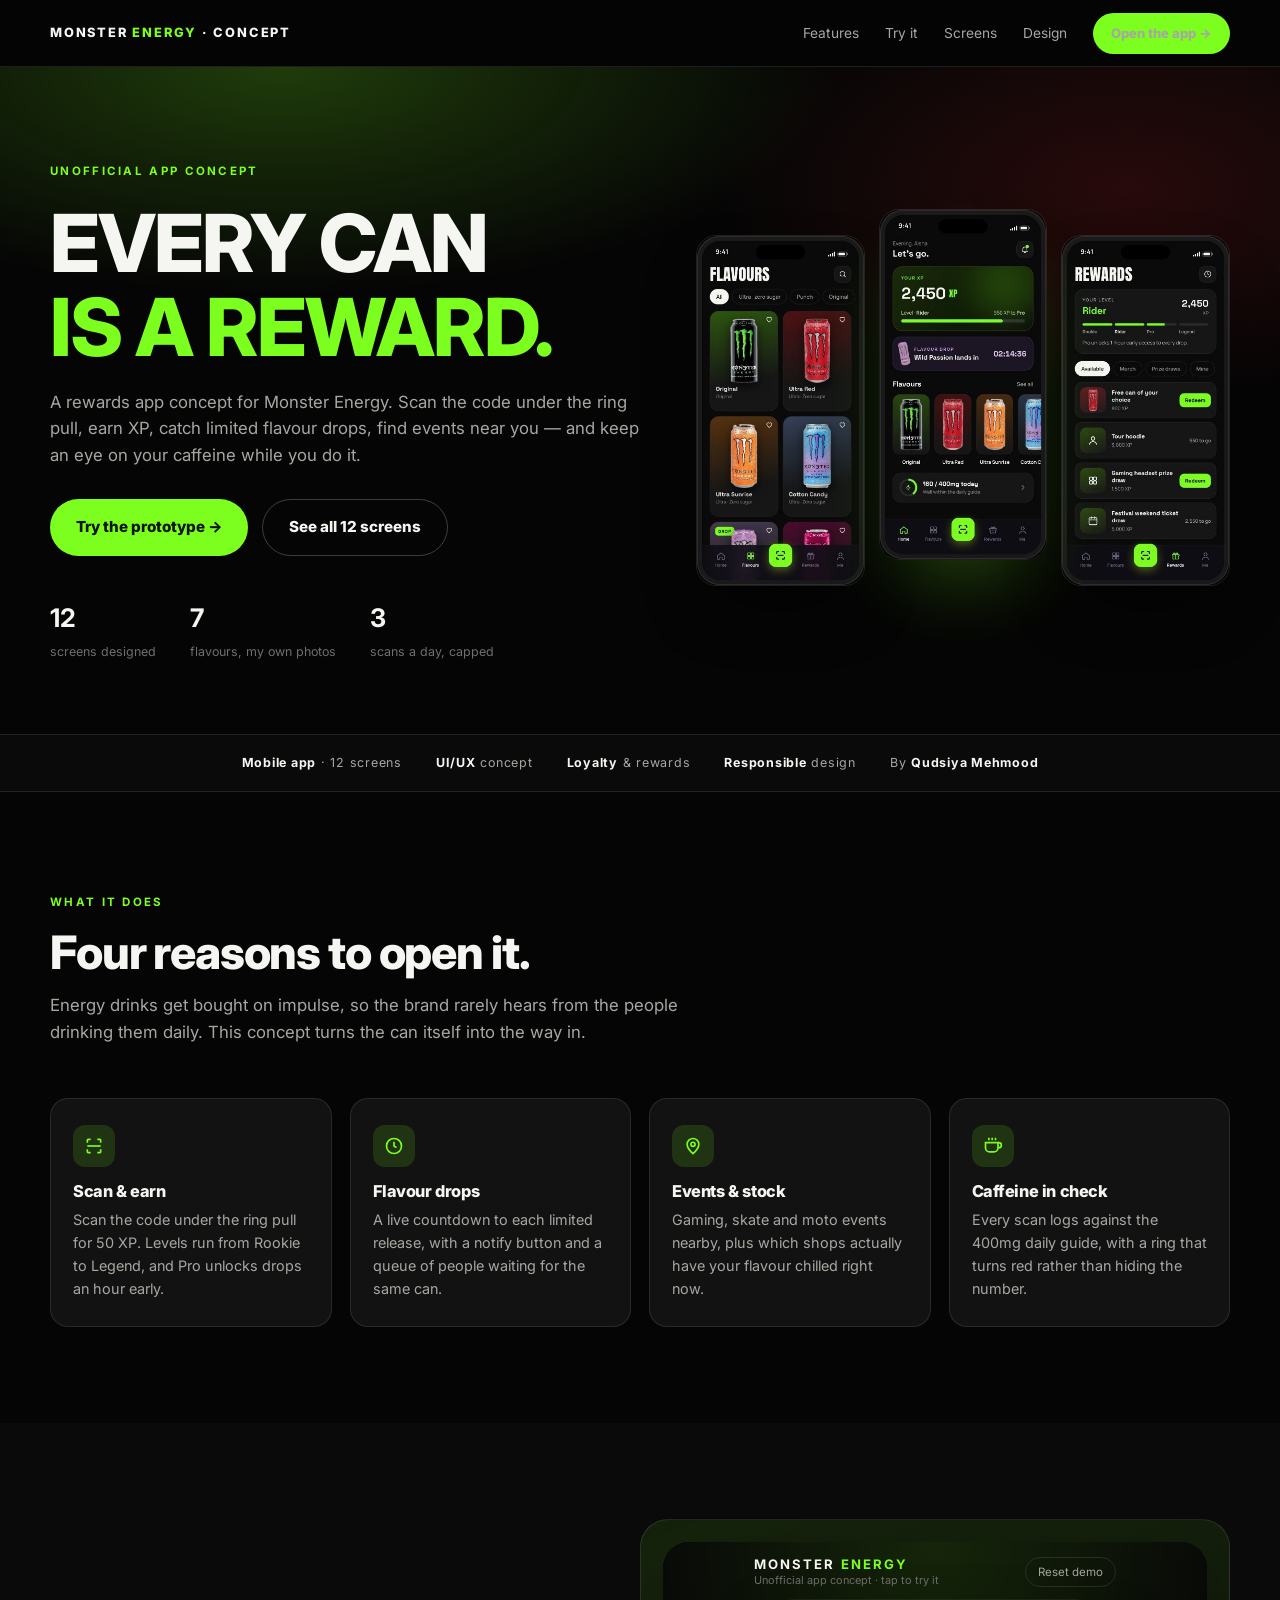
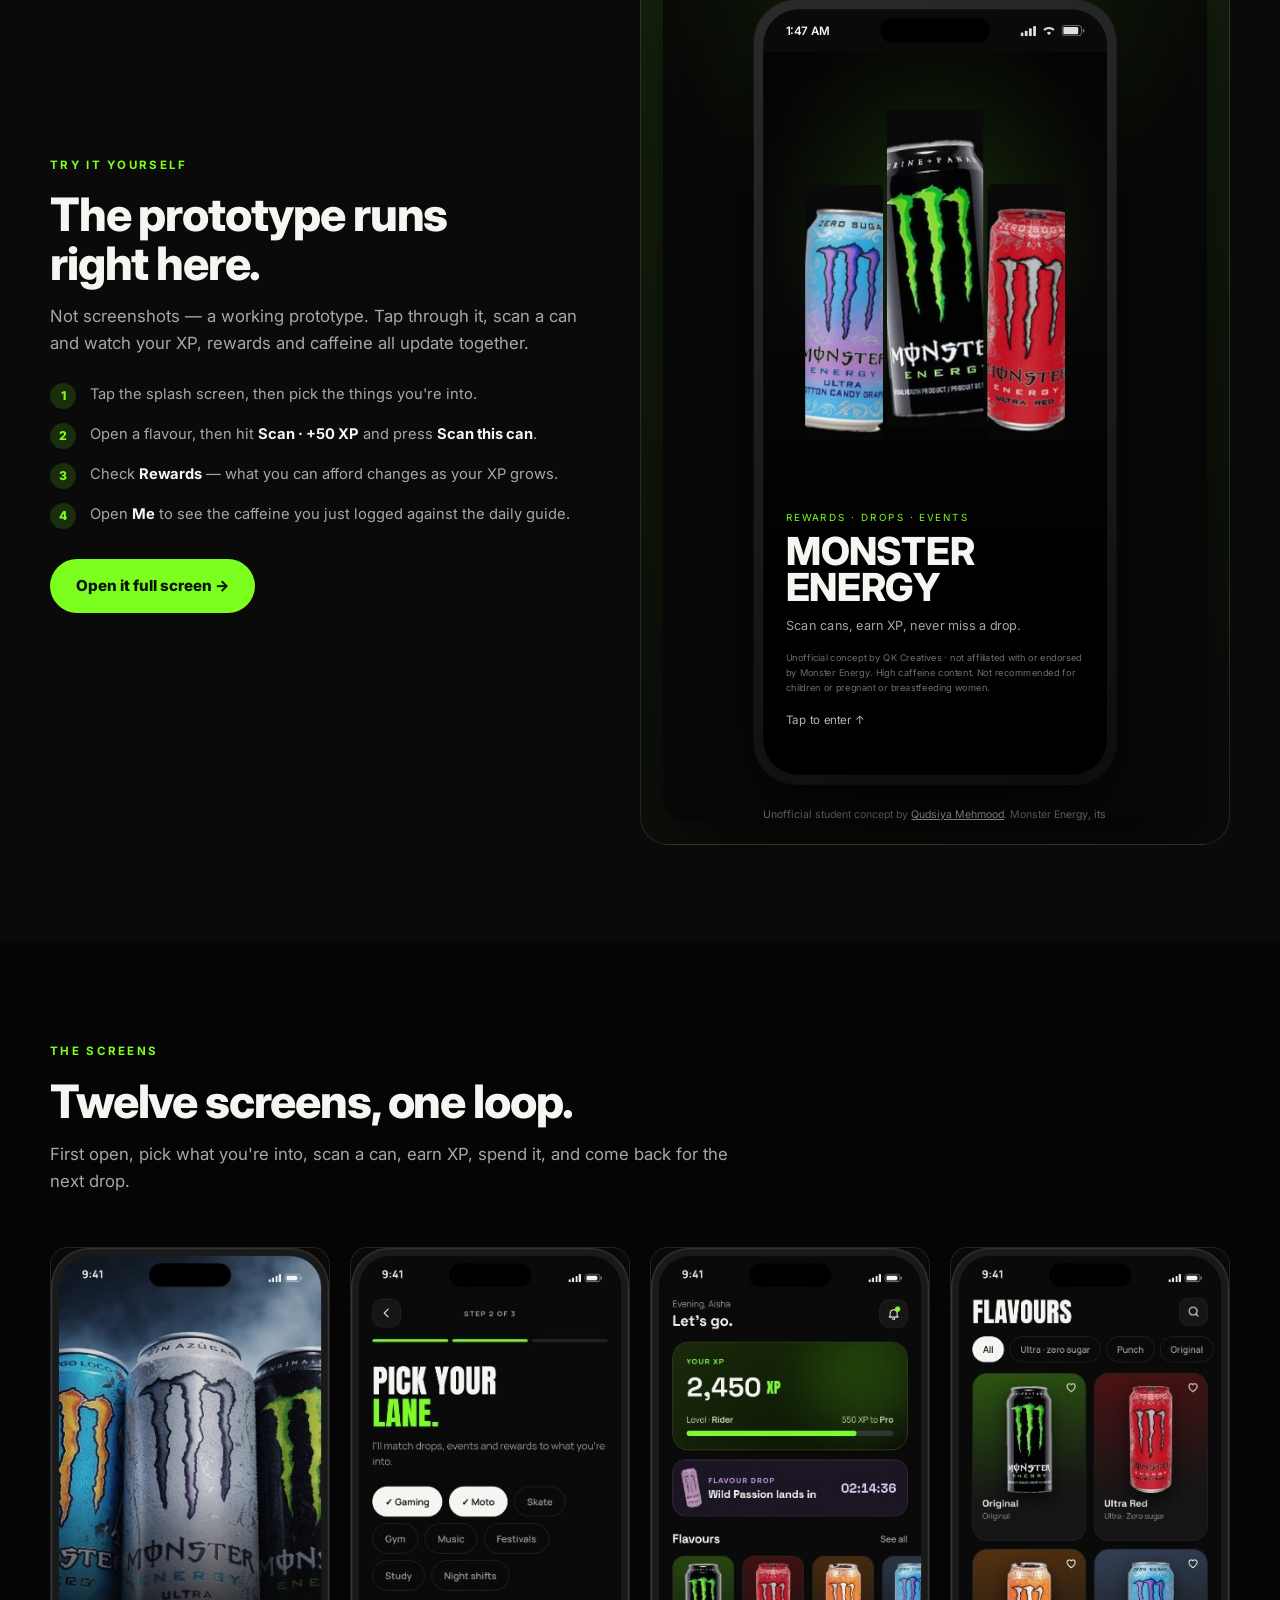
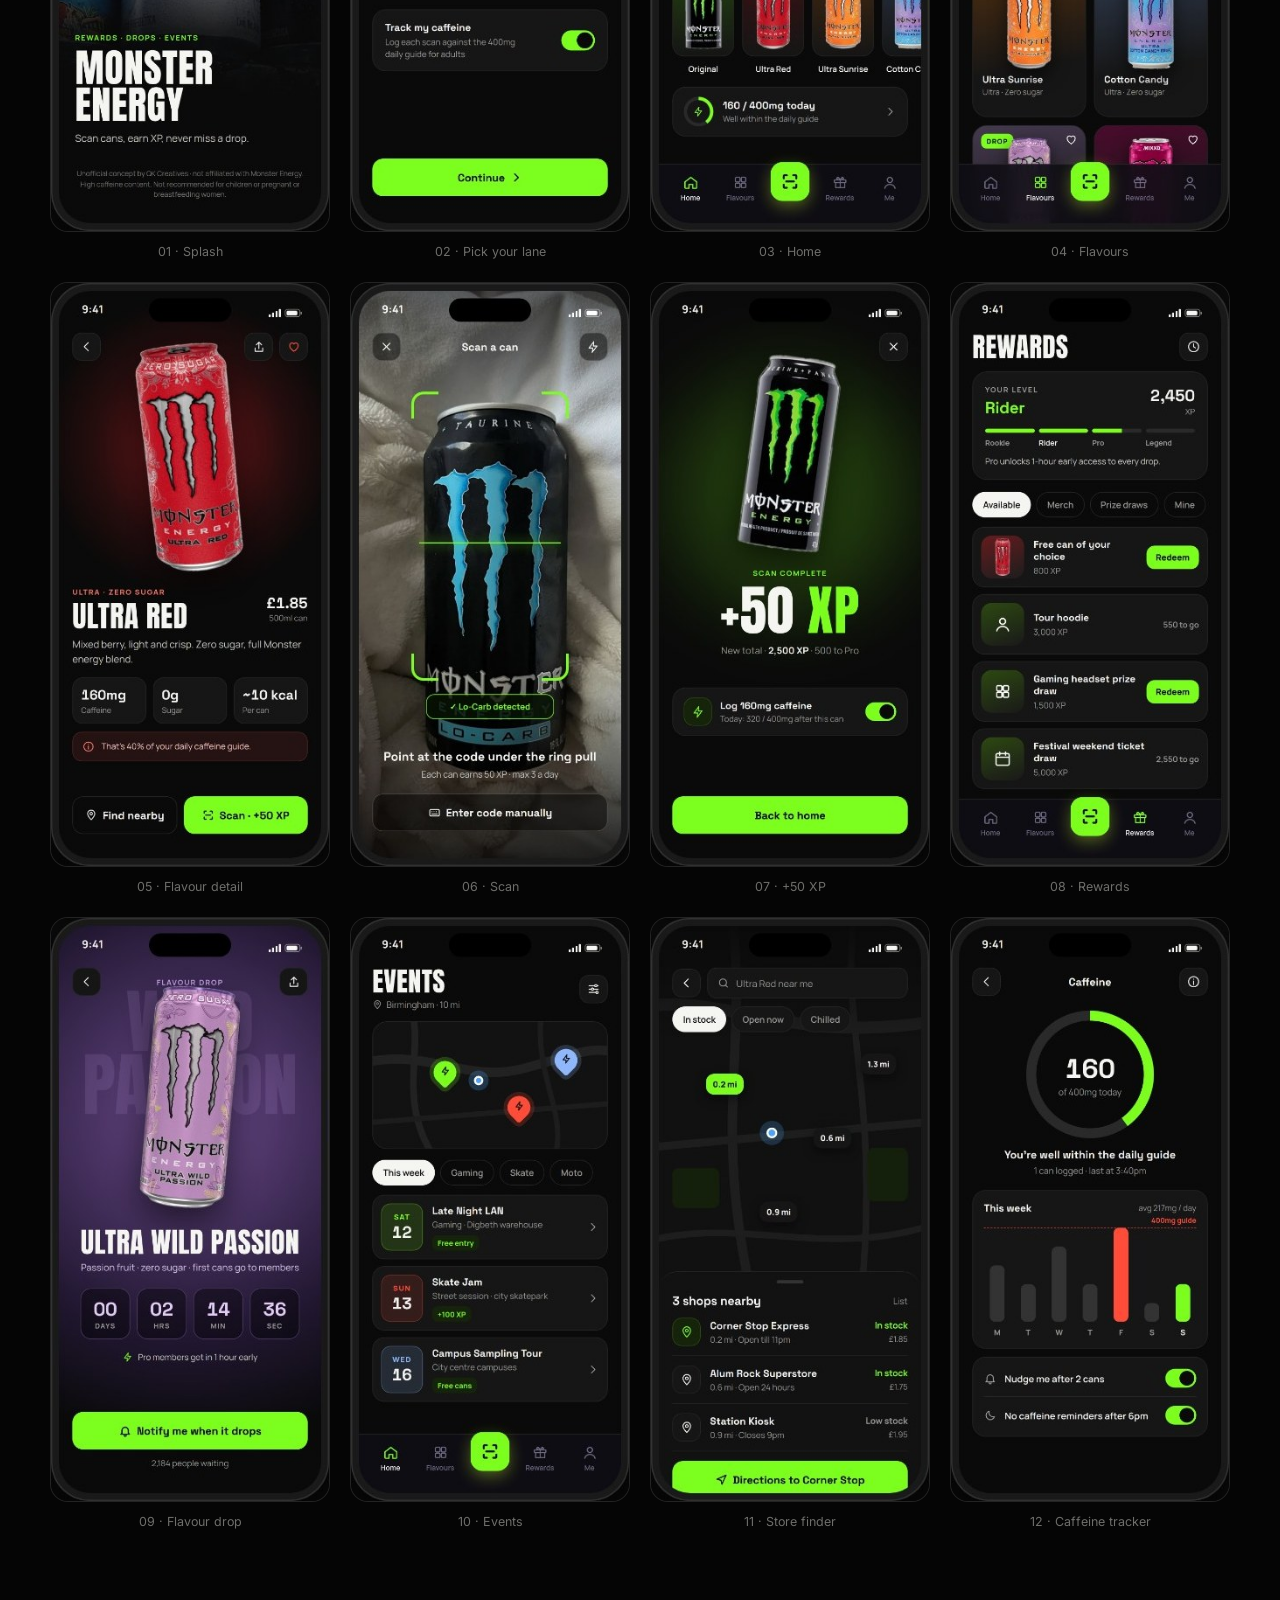
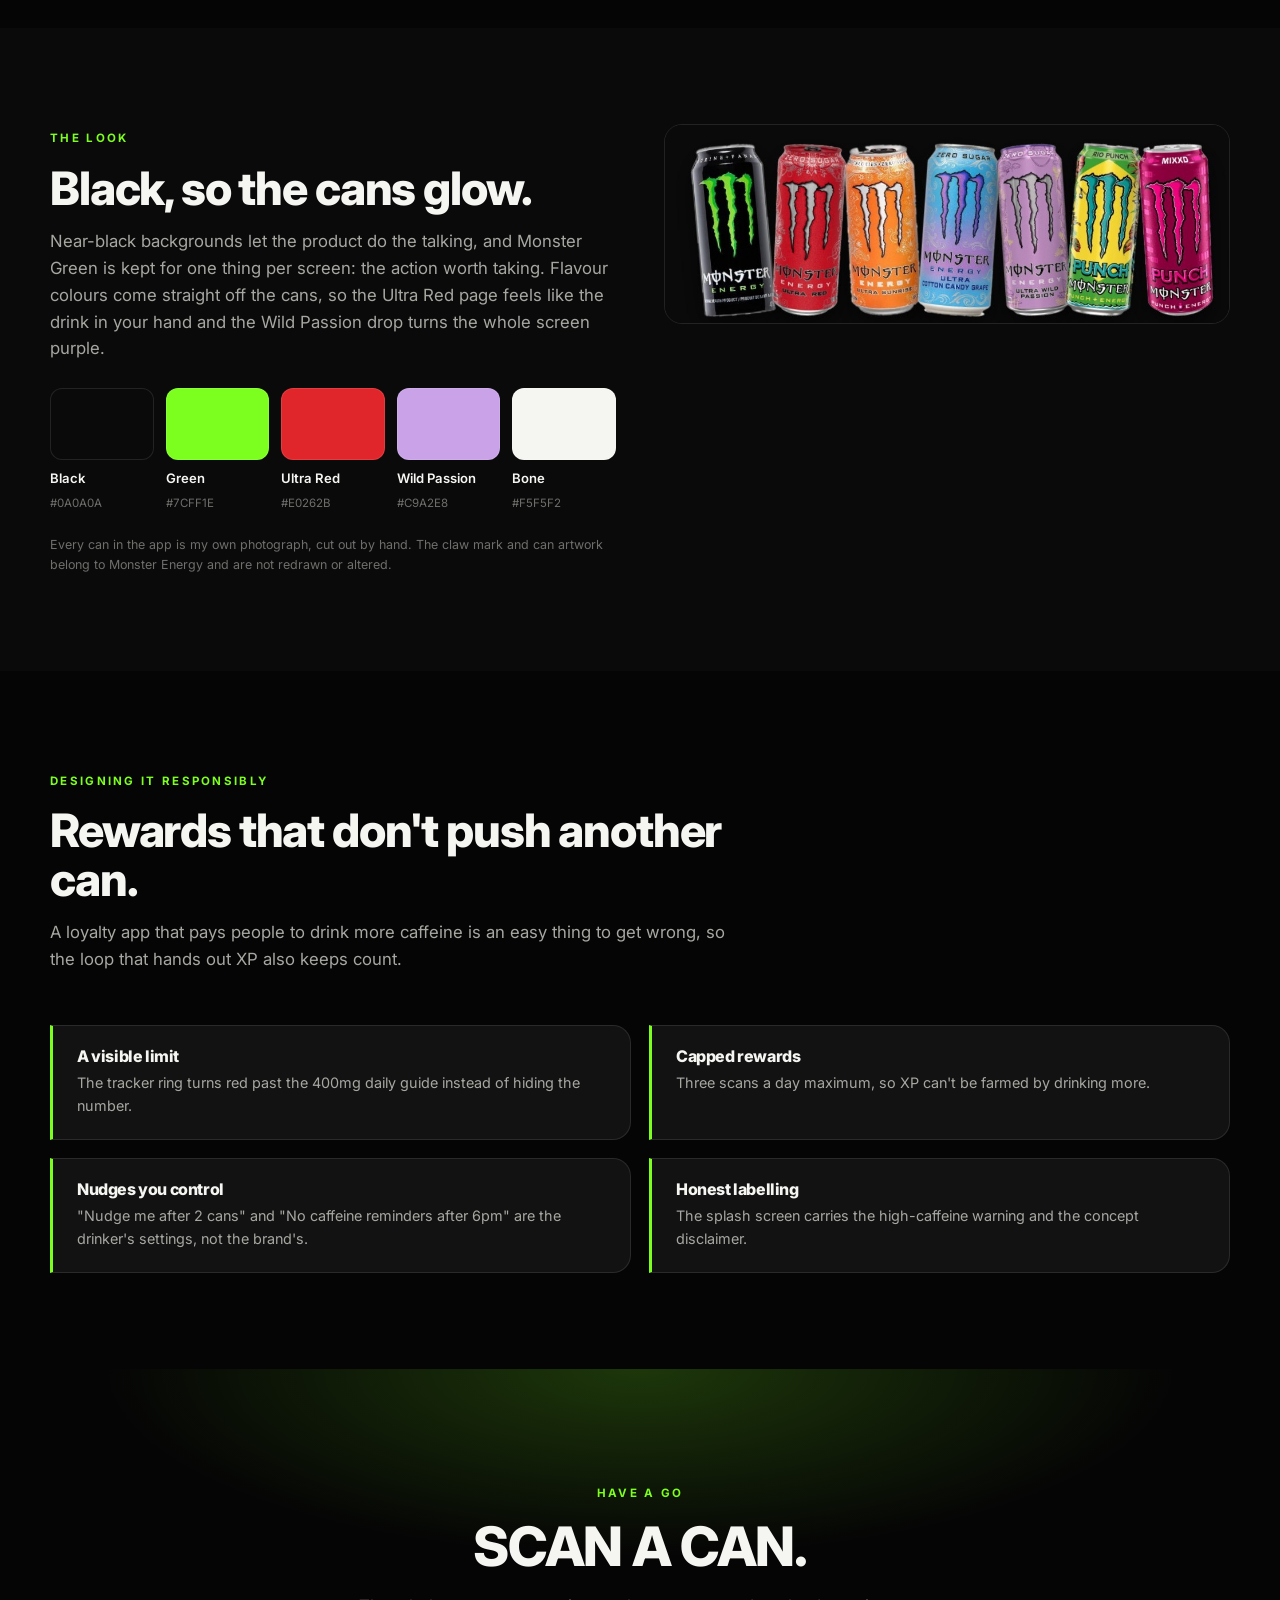
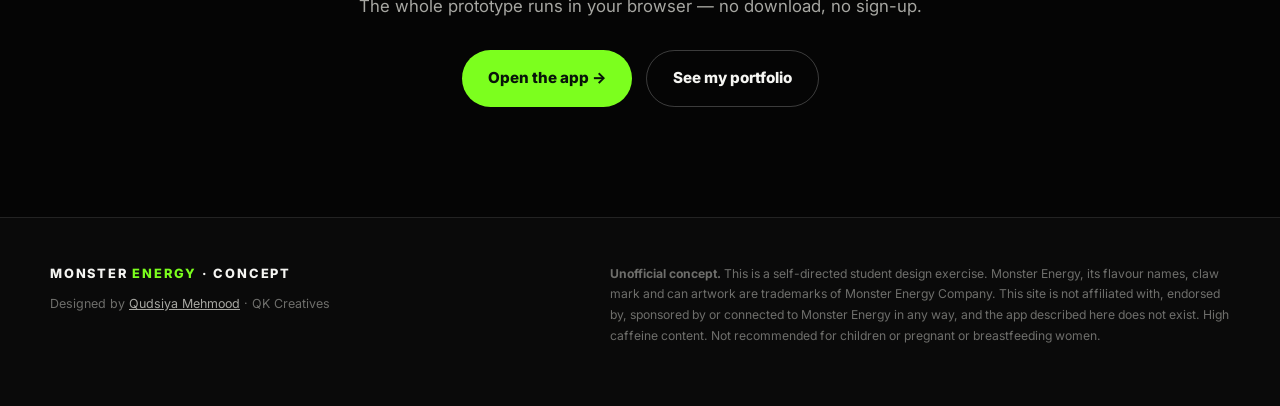
<file: monster-energy-app/index.html>
<!DOCTYPE html>
<html lang="en">
<head>
<meta charset="UTF-8">
<meta name="viewport" content="width=device-width, initial-scale=1.0">
<title>Monster Energy App — Unofficial Concept by Qudsiya Mehmood</title>
<meta name="description" content="An unofficial Monster Energy rewards app concept: scan cans, earn XP, catch flavour drops, find events and keep caffeine in check. 12 screens and a clickable prototype. Not affiliated with Monster Energy.">
<meta name="theme-color" content="#0a0a0a">
<meta property="og:title" content="Monster Energy App — Unofficial Concept">
<meta property="og:description" content="A rewards app concept: scan cans, earn XP, catch flavour drops. Clickable prototype by Qudsiya Mehmood.">
<meta property="og:image" content="assets/screens/03-home.jpg">
<link rel="preconnect" href="https://fonts.googleapis.com">
<link rel="preconnect" href="https://fonts.gstatic.com" crossorigin>
<link href="https://fonts.googleapis.com/css2?family=Inter:wght@400;600;700;800&display=swap" rel="stylesheet">
<link rel="stylesheet" href="css/site.css">
</head>
<body>

<header class="site-header">
  <div class="wrap">
    <a class="brand" href="#top">Monster <span>Energy</span> · Concept</a>
    <nav class="nav">
      <a href="#features">Features</a>
      <a href="#try">Try it</a>
      <a href="#screens">Screens</a>
      <a href="#design">Design</a>
      <a class="btn" href="app.html">Open the app →</a>
    </nav>
  </div>
</header>

<main id="top">

  <!-- ===== HERO ===== -->
  <section class="hero">
    <div class="wrap">
      <div>
        <span class="eyebrow">Unofficial app concept</span>
        <h1>Every can<span>is a reward.</span></h1>
        <p class="lede">A rewards app concept for Monster Energy. Scan the code under the ring pull, earn XP, catch limited flavour drops, find events near you — and keep an eye on your caffeine while you do it.</p>
        <div class="hero-actions">
          <a class="btn" href="app.html">Try the prototype →</a>
          <a class="btn btn-ghost" href="#screens">See all 12 screens</a>
        </div>
        <div class="hero-stats">
          <div><strong>12</strong><span>screens designed</span></div>
          <div><strong>7</strong><span>flavours, my own photos</span></div>
          <div><strong>3</strong><span>scans a day, capped</span></div>
        </div>
      </div>
      <div class="hero-shot" data-reveal>
        <img src="assets/screens/04-flavours.jpg" alt="Flavours screen showing the Monster range as cards" loading="lazy">
        <img src="assets/screens/03-home.jpg" alt="Home screen with XP balance and a flavour drop countdown">
        <img src="assets/screens/08-rewards.jpg" alt="Rewards screen with levels from Rookie to Legend" loading="lazy">
      </div>
    </div>
  </section>

  <div class="strip">
    <div class="wrap">
      <span><b>Mobile app</b> · 12 screens</span>
      <span><b>UI/UX</b> concept</span>
      <span><b>Loyalty</b> &amp; rewards</span>
      <span><b>Responsible</b> design</span>
      <span>By <b>Qudsiya Mehmood</b></span>
    </div>
  </div>

  <!-- ===== FEATURES ===== -->
  <section class="section" id="features">
    <div class="wrap">
      <div class="section-head" data-reveal>
        <span class="eyebrow">What it does</span>
        <h2>Four reasons to open it.</h2>
        <p class="lede">Energy drinks get bought on impulse, so the brand rarely hears from the people drinking them daily. This concept turns the can itself into the way in.</p>
      </div>
      <div class="features">
        <div class="feature" data-reveal>
          <div class="feature-icon">
            <svg width="20" height="20" viewBox="0 0 24 24" fill="none" stroke="currentColor" stroke-width="2"><path d="M4 8V5a1 1 0 0 1 1-1h3M16 4h3a1 1 0 0 1 1 1v3M20 16v3a1 1 0 0 1-1 1h-3M8 20H5a1 1 0 0 1-1-1v-3"/><path d="M4 12h16"/></svg>
          </div>
          <h3>Scan &amp; earn</h3>
          <p>Scan the code under the ring pull for 50 XP. Levels run from Rookie to Legend, and Pro unlocks drops an hour early.</p>
        </div>
        <div class="feature" data-reveal>
          <div class="feature-icon">
            <svg width="20" height="20" viewBox="0 0 24 24" fill="none" stroke="currentColor" stroke-width="2"><circle cx="12" cy="12" r="9"/><path d="M12 7v5l3 2"/></svg>
          </div>
          <h3>Flavour drops</h3>
          <p>A live countdown to each limited release, with a notify button and a queue of people waiting for the same can.</p>
        </div>
        <div class="feature" data-reveal>
          <div class="feature-icon">
            <svg width="20" height="20" viewBox="0 0 24 24" fill="none" stroke="currentColor" stroke-width="2"><path d="M12 21s7-5.5 7-11a7 7 0 1 0-14 0c0 5.5 7 11 7 11Z"/><circle cx="12" cy="10" r="2.5"/></svg>
          </div>
          <h3>Events &amp; stock</h3>
          <p>Gaming, skate and moto events nearby, plus which shops actually have your flavour chilled right now.</p>
        </div>
        <div class="feature" data-reveal>
          <div class="feature-icon">
            <svg width="20" height="20" viewBox="0 0 24 24" fill="none" stroke="currentColor" stroke-width="2"><path d="M18 8h1a3 3 0 0 1 0 6h-1"/><path d="M3 8h15v6a5 5 0 0 1-5 5H8a5 5 0 0 1-5-5Z"/><path d="M7 2v3M11 2v3M15 2v3"/></svg>
          </div>
          <h3>Caffeine in check</h3>
          <p>Every scan logs against the 400mg daily guide, with a ring that turns red rather than hiding the number.</p>
        </div>
      </div>
    </div>
  </section>

  <!-- ===== TRY IT ===== -->
  <section class="section try" id="try">
    <div class="wrap">
      <div data-reveal>
        <span class="eyebrow">Try it yourself</span>
        <h2 style="font-size:clamp(1.9rem,3.6vw,2.9rem); margin:14px 0 16px">The prototype runs<br>right here.</h2>
        <p class="lede">Not screenshots — a working prototype. Tap through it, scan a can and watch your XP, rewards and caffeine all update together.</p>
        <ol class="steps-list">
          <li><span>1</span><div>Tap the splash screen, then pick the things you're into.</div></li>
          <li><span>2</span><div>Open a flavour, then hit <b>Scan · +50 XP</b> and press <b>Scan this can</b>.</div></li>
          <li><span>3</span><div>Check <b>Rewards</b> — what you can afford changes as your XP grows.</div></li>
          <li><span>4</span><div>Open <b>Me</b> to see the caffeine you just logged against the daily guide.</div></li>
        </ol>
        <div class="hero-actions">
          <a class="btn" href="app.html">Open it full screen →</a>
        </div>
      </div>
      <div class="try-frame" data-reveal>
        <iframe src="app.html" title="Monster Energy app prototype" loading="lazy"></iframe>
      </div>
    </div>
  </section>

  <!-- ===== SCREENS ===== -->
  <section class="section" id="screens">
    <div class="wrap">
      <div class="section-head" data-reveal>
        <span class="eyebrow">The screens</span>
        <h2>Twelve screens, one loop.</h2>
        <p class="lede">First open, pick what you're into, scan a can, earn XP, spend it, and come back for the next drop.</p>
      </div>
      <div class="screens-grid">
        <figure data-reveal><img src="assets/screens/01-splash.jpg" alt="Splash screen" loading="lazy"><figcaption>01 · Splash</figcaption></figure>
        <figure data-reveal><img src="assets/screens/02-onboarding.jpg" alt="Pick your lane onboarding" loading="lazy"><figcaption>02 · Pick your lane</figcaption></figure>
        <figure data-reveal><img src="assets/screens/03-home.jpg" alt="Home screen" loading="lazy"><figcaption>03 · Home</figcaption></figure>
        <figure data-reveal><img src="assets/screens/04-flavours.jpg" alt="Flavours grid" loading="lazy"><figcaption>04 · Flavours</figcaption></figure>
        <figure data-reveal><img src="assets/screens/05-flavour-detail.jpg" alt="Ultra Red detail page" loading="lazy"><figcaption>05 · Flavour detail</figcaption></figure>
        <figure data-reveal><img src="assets/screens/06-scan.jpg" alt="Can scanner" loading="lazy"><figcaption>06 · Scan</figcaption></figure>
        <figure data-reveal><img src="assets/screens/07-scan-success.jpg" alt="Scan complete, plus 50 XP" loading="lazy"><figcaption>07 · +50 XP</figcaption></figure>
        <figure data-reveal><img src="assets/screens/08-rewards.jpg" alt="Rewards and levels" loading="lazy"><figcaption>08 · Rewards</figcaption></figure>
        <figure data-reveal><img src="assets/screens/09-drop.jpg" alt="Flavour drop countdown" loading="lazy"><figcaption>09 · Flavour drop</figcaption></figure>
        <figure data-reveal><img src="assets/screens/10-events.jpg" alt="Events near you" loading="lazy"><figcaption>10 · Events</figcaption></figure>
        <figure data-reveal><img src="assets/screens/11-store-finder.jpg" alt="Store finder" loading="lazy"><figcaption>11 · Store finder</figcaption></figure>
        <figure data-reveal><img src="assets/screens/12-caffeine-tracker.jpg" alt="Caffeine tracker" loading="lazy"><figcaption>12 · Caffeine tracker</figcaption></figure>
      </div>
    </div>
  </section>

  <!-- ===== DESIGN ===== -->
  <section class="section section-alt" id="design">
    <div class="wrap">
      <div class="ds">
        <div data-reveal>
          <span class="eyebrow">The look</span>
          <h2 style="font-size:clamp(1.9rem,3.6vw,2.9rem); margin:14px 0 16px">Black, so the cans glow.</h2>
          <p class="lede">Near-black backgrounds let the product do the talking, and Monster Green is kept for one thing per screen: the action worth taking. Flavour colours come straight off the cans, so the Ultra Red page feels like the drink in your hand and the Wild Passion drop turns the whole screen purple.</p>
          <div class="swatches">
            <div class="swatch"><i style="background:#0A0A0A"></i><strong>Black</strong><small>#0A0A0A</small></div>
            <div class="swatch"><i style="background:#7CFF1E"></i><strong>Green</strong><small>#7CFF1E</small></div>
            <div class="swatch"><i style="background:#E0262B"></i><strong>Ultra Red</strong><small>#E0262B</small></div>
            <div class="swatch"><i style="background:#C9A2E8"></i><strong>Wild Passion</strong><small>#C9A2E8</small></div>
            <div class="swatch"><i style="background:#F5F5F2"></i><strong>Bone</strong><small>#F5F5F2</small></div>
          </div>
          <p class="tiny" style="margin-top:20px">Every can in the app is my own photograph, cut out by hand. The claw mark and can artwork belong to Monster Energy and are not redrawn or altered.</p>
        </div>
        <div data-reveal>
          <img src="assets/screens/cans-lineup.jpg" alt="Seven Monster cans photographed in a row" style="border-radius:18px; border:1px solid var(--line)" loading="lazy">
        </div>
      </div>
    </div>
  </section>

  <!-- ===== RESPONSIBLE ===== -->
  <section class="section">
    <div class="wrap">
      <div class="section-head" data-reveal>
        <span class="eyebrow">Designing it responsibly</span>
        <h2>Rewards that don't push another can.</h2>
        <p class="lede">A loyalty app that pays people to drink more caffeine is an easy thing to get wrong, so the loop that hands out XP also keeps count.</p>
      </div>
      <div class="care">
        <div class="care-item" data-reveal><h3>A visible limit</h3><p>The tracker ring turns red past the 400mg daily guide instead of hiding the number.</p></div>
        <div class="care-item" data-reveal><h3>Capped rewards</h3><p>Three scans a day maximum, so XP can't be farmed by drinking more.</p></div>
        <div class="care-item" data-reveal><h3>Nudges you control</h3><p>"Nudge me after 2 cans" and "No caffeine reminders after 6pm" are the drinker's settings, not the brand's.</p></div>
        <div class="care-item" data-reveal><h3>Honest labelling</h3><p>The splash screen carries the high-caffeine warning and the concept disclaimer.</p></div>
      </div>
    </div>
  </section>

  <!-- ===== CTA ===== -->
  <section class="cta">
    <div class="wrap">
      <span class="eyebrow">Have a go</span>
      <h2 style="margin:14px 0 18px">Scan a can.</h2>
      <p class="lede" style="margin-inline:auto">The whole prototype runs in your browser — no download, no sign-up.</p>
      <div class="hero-actions">
        <a class="btn" href="app.html">Open the app →</a>
        <a class="btn btn-ghost" href="https://qudsiyakhan69-ux.github.io/Qudsiya-s-portfolio/" target="_blank" rel="noopener">See my portfolio</a>
      </div>
    </div>
  </section>

</main>

<footer class="site-footer">
  <div class="wrap">
    <div>
      <div class="brand" style="margin-bottom:10px">Monster <span>Energy</span> · Concept</div>
      <p class="tiny">Designed by <a href="https://qudsiyakhan69-ux.github.io/Qudsiya-s-portfolio/" target="_blank" rel="noopener">Qudsiya Mehmood</a> · QK Creatives</p>
    </div>
    <p class="disclaimer">
      <strong>Unofficial concept.</strong> This is a self-directed student design exercise. Monster Energy, its flavour names, claw mark and can artwork are trademarks of Monster Energy Company. This site is not affiliated with, endorsed by, sponsored by or connected to Monster Energy in any way, and the app described here does not exist.
      High caffeine content. Not recommended for children or pregnant or breastfeeding women.
    </p>
  </div>
</footer>

<script src="js/site.js"></script>
</body>
</html>
</file>
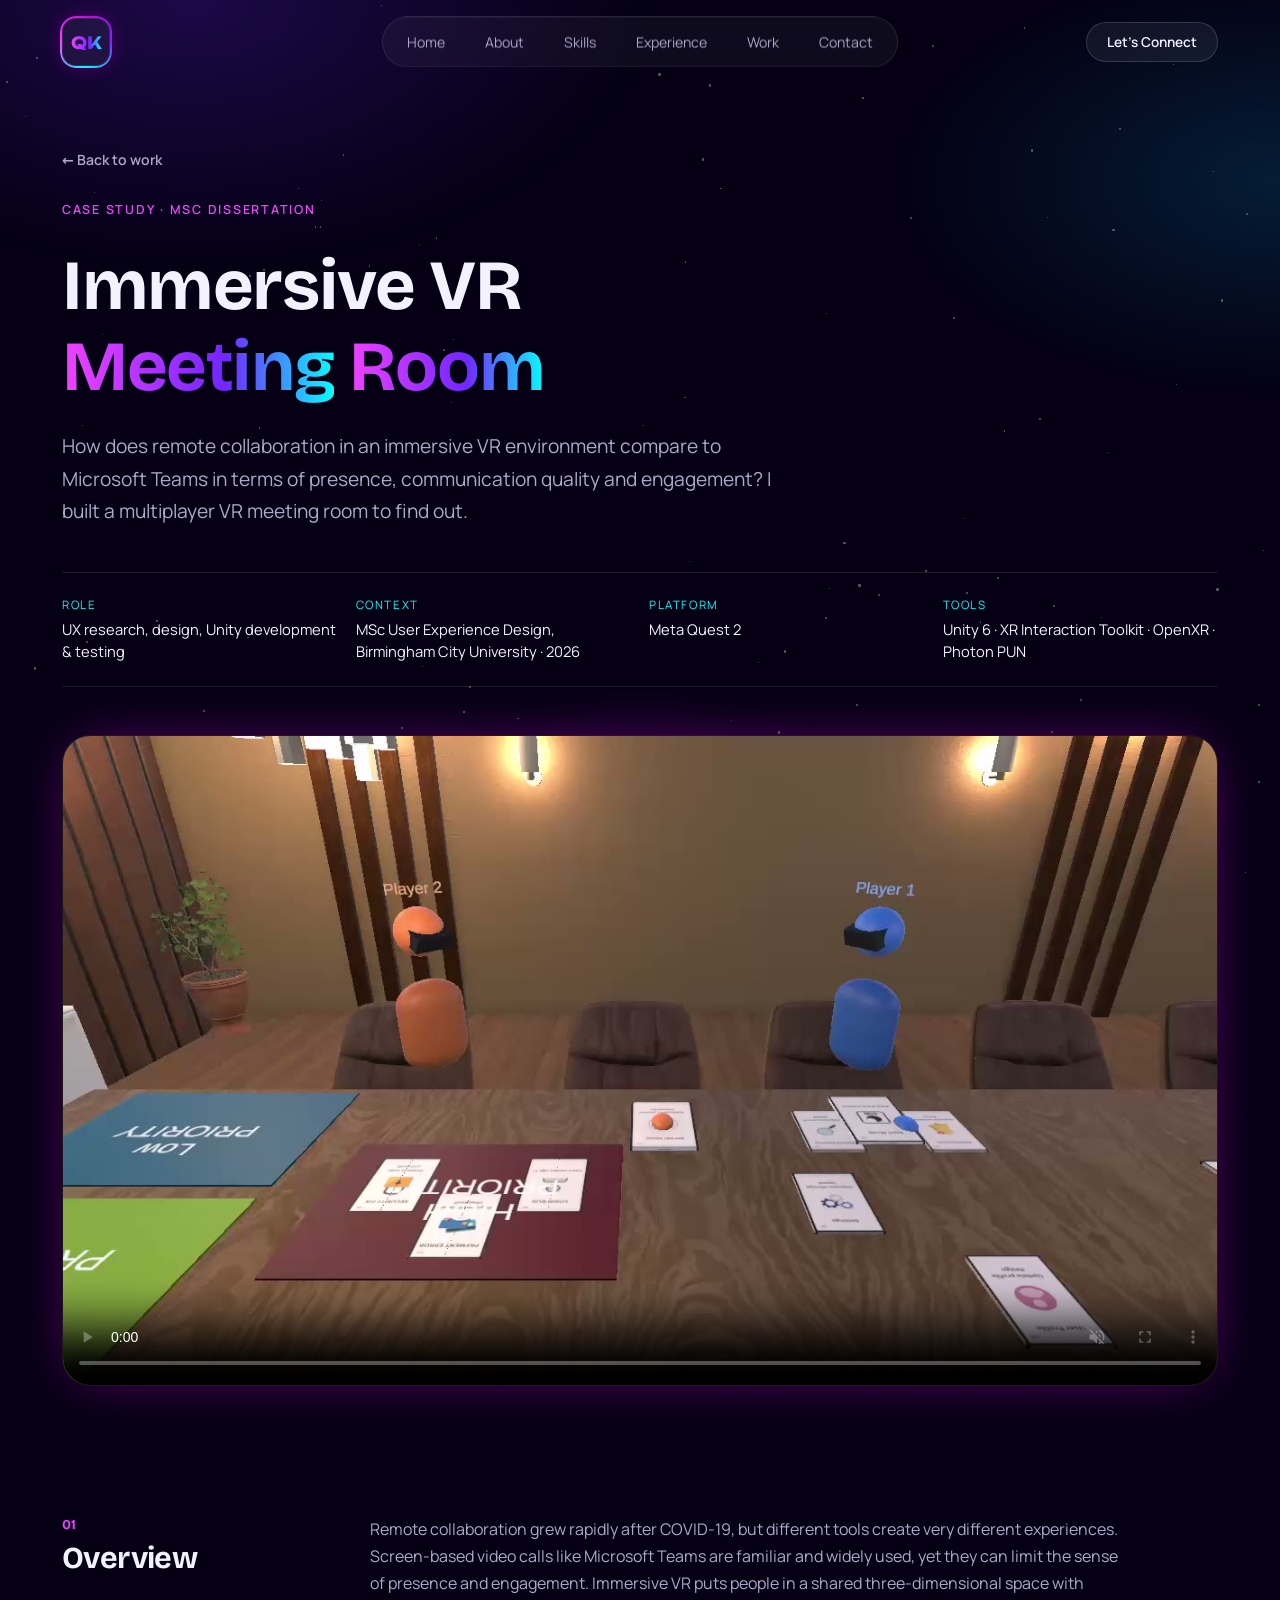
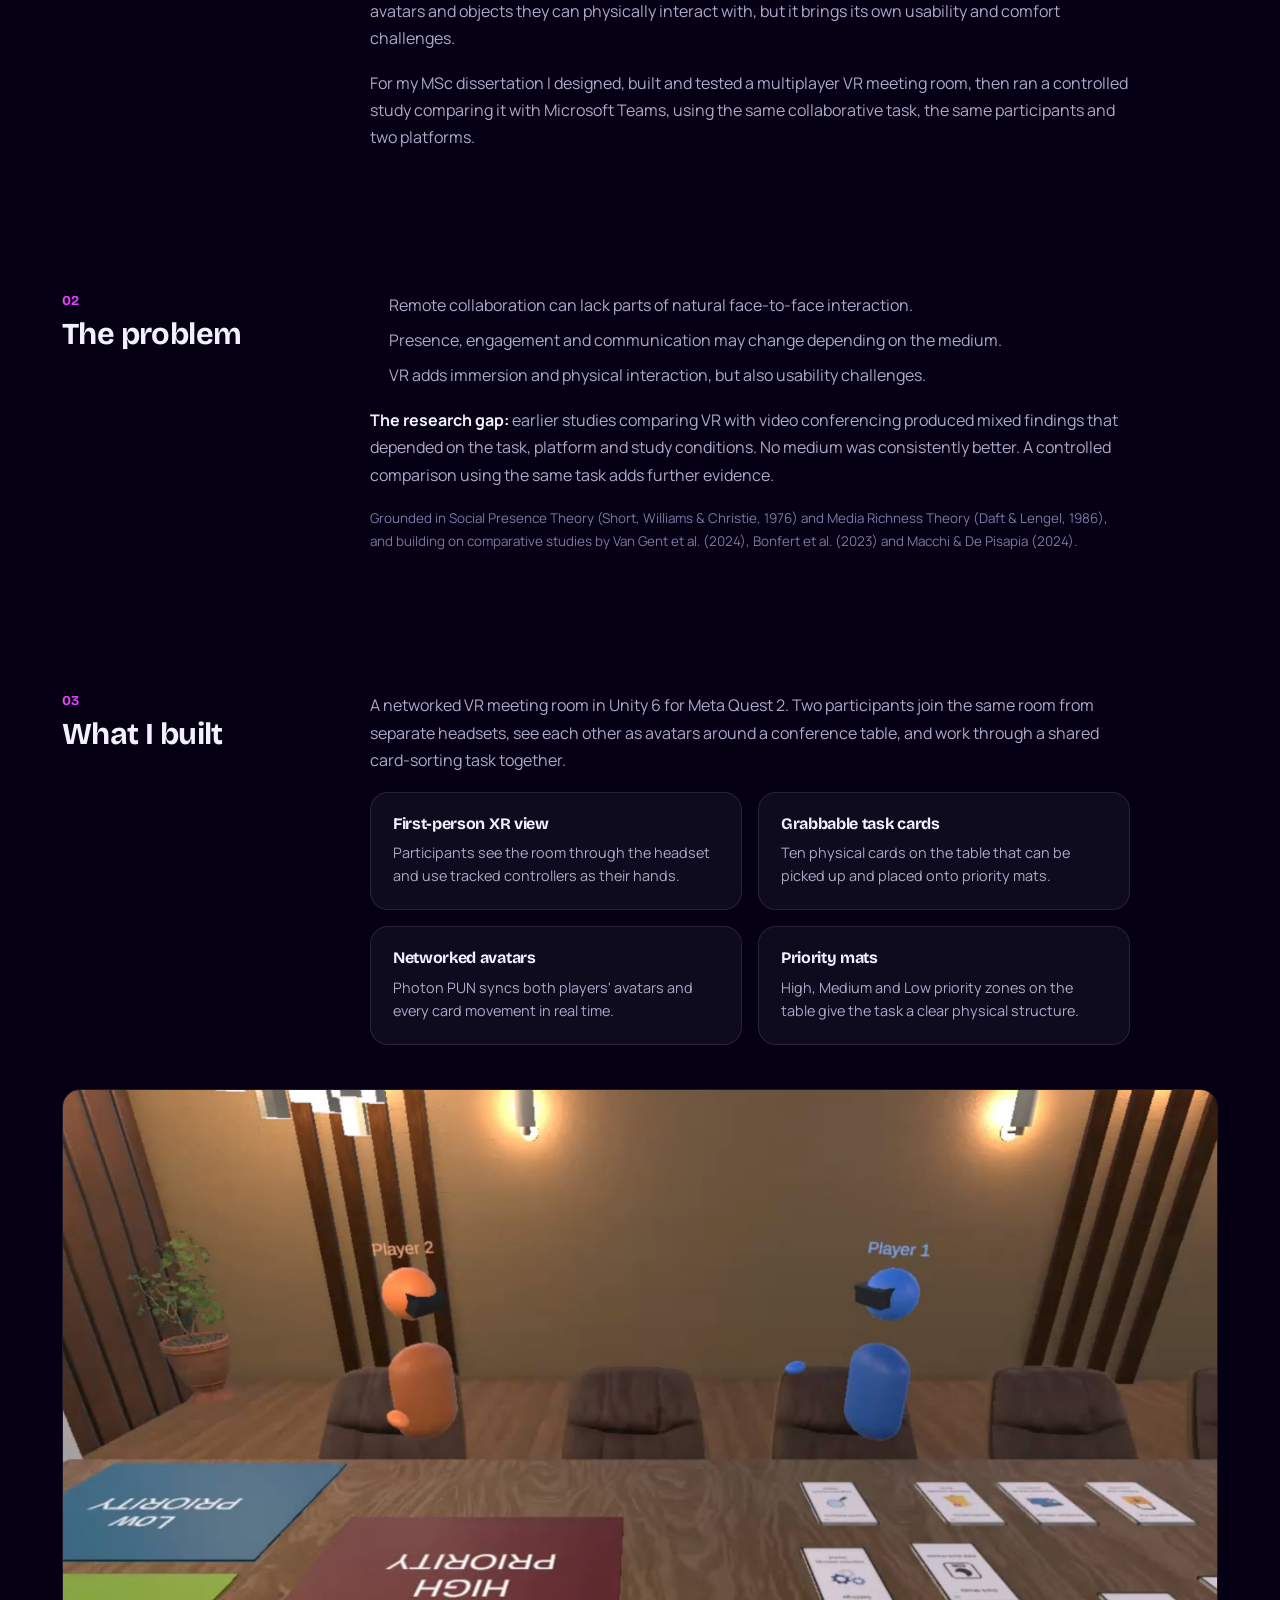
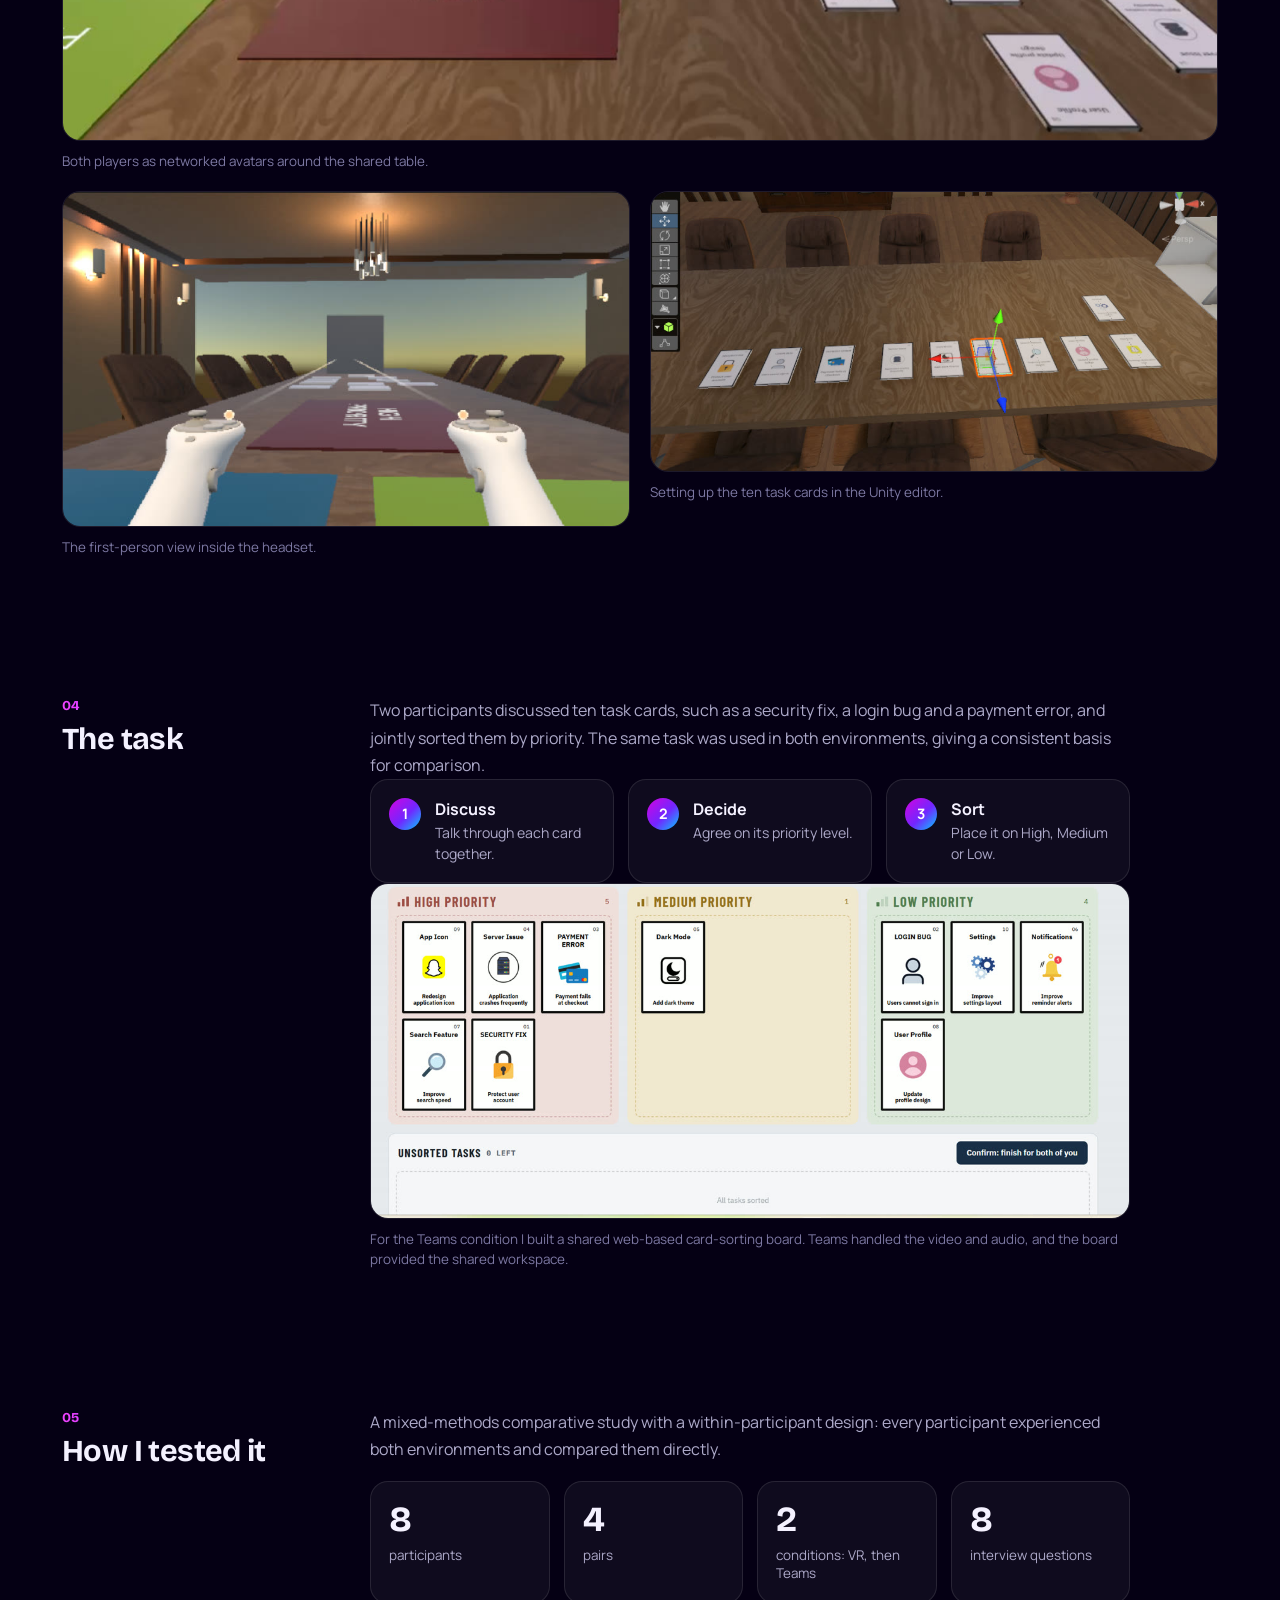
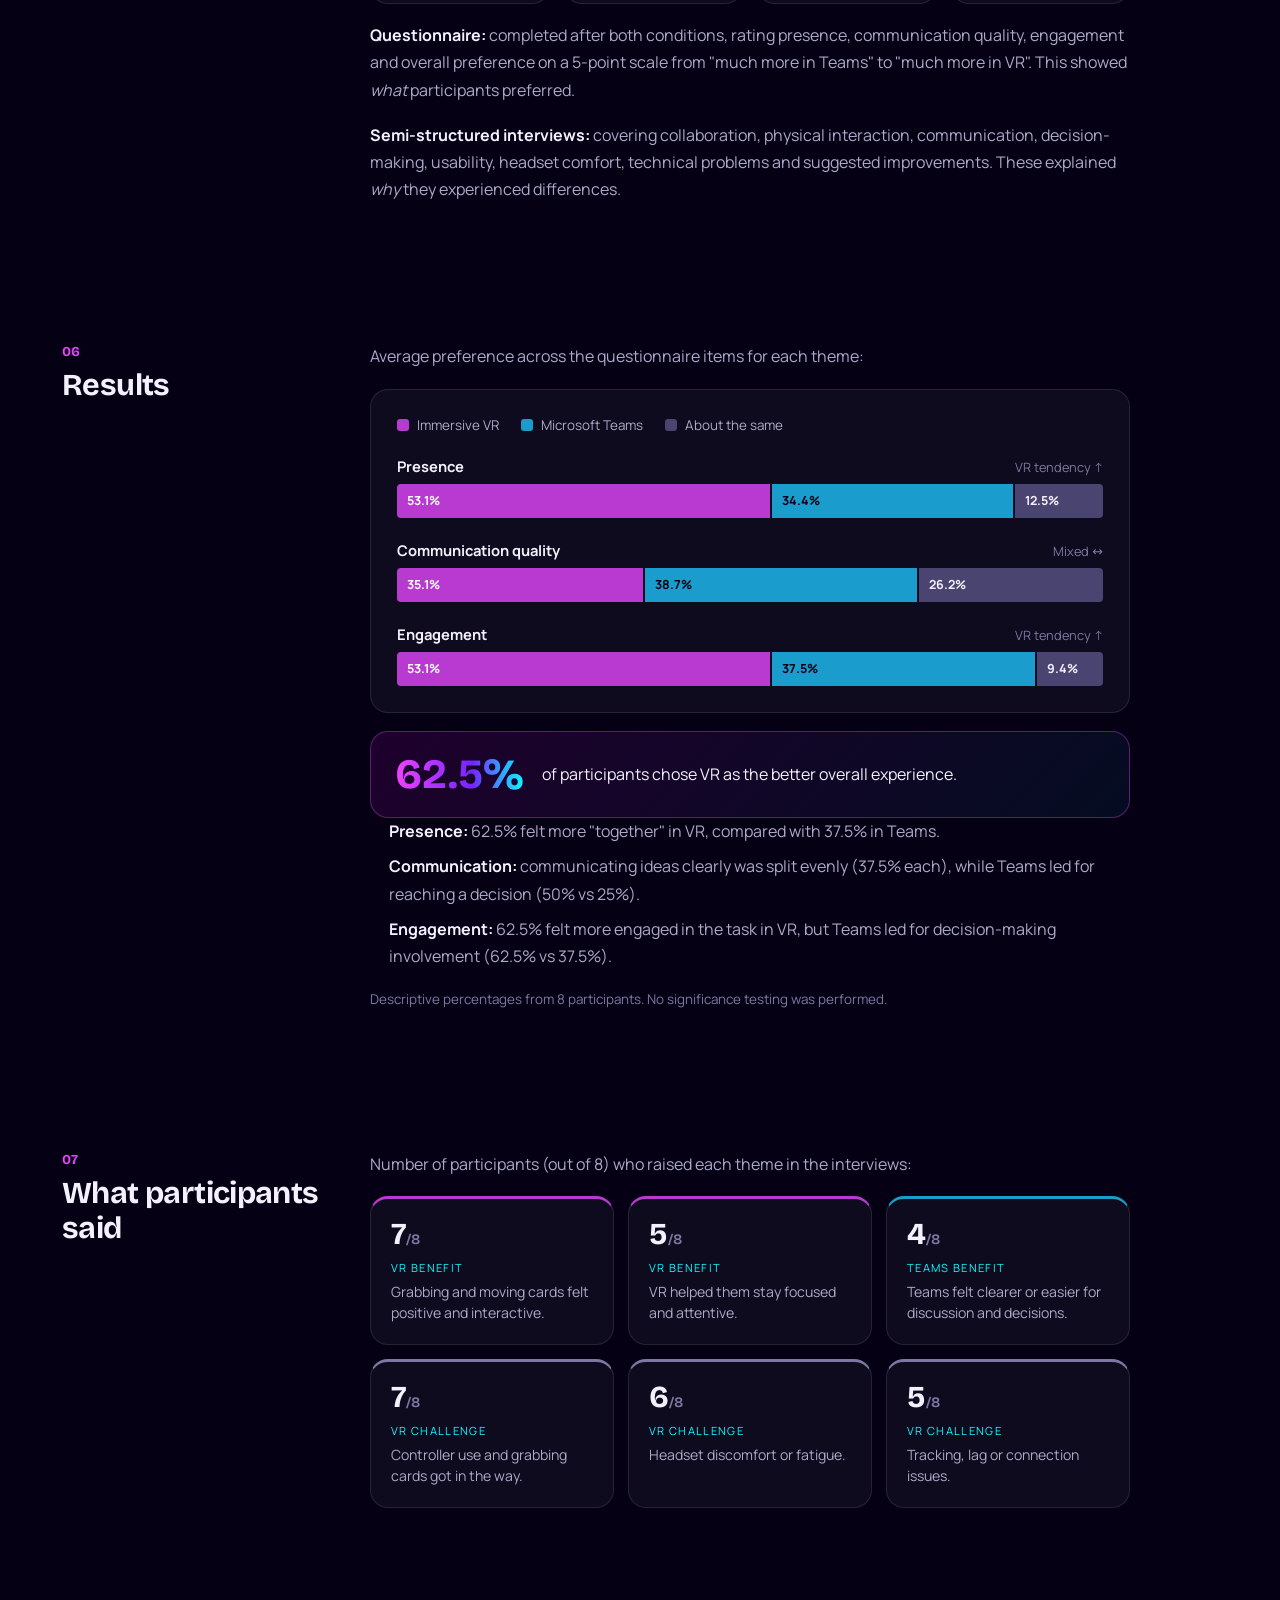
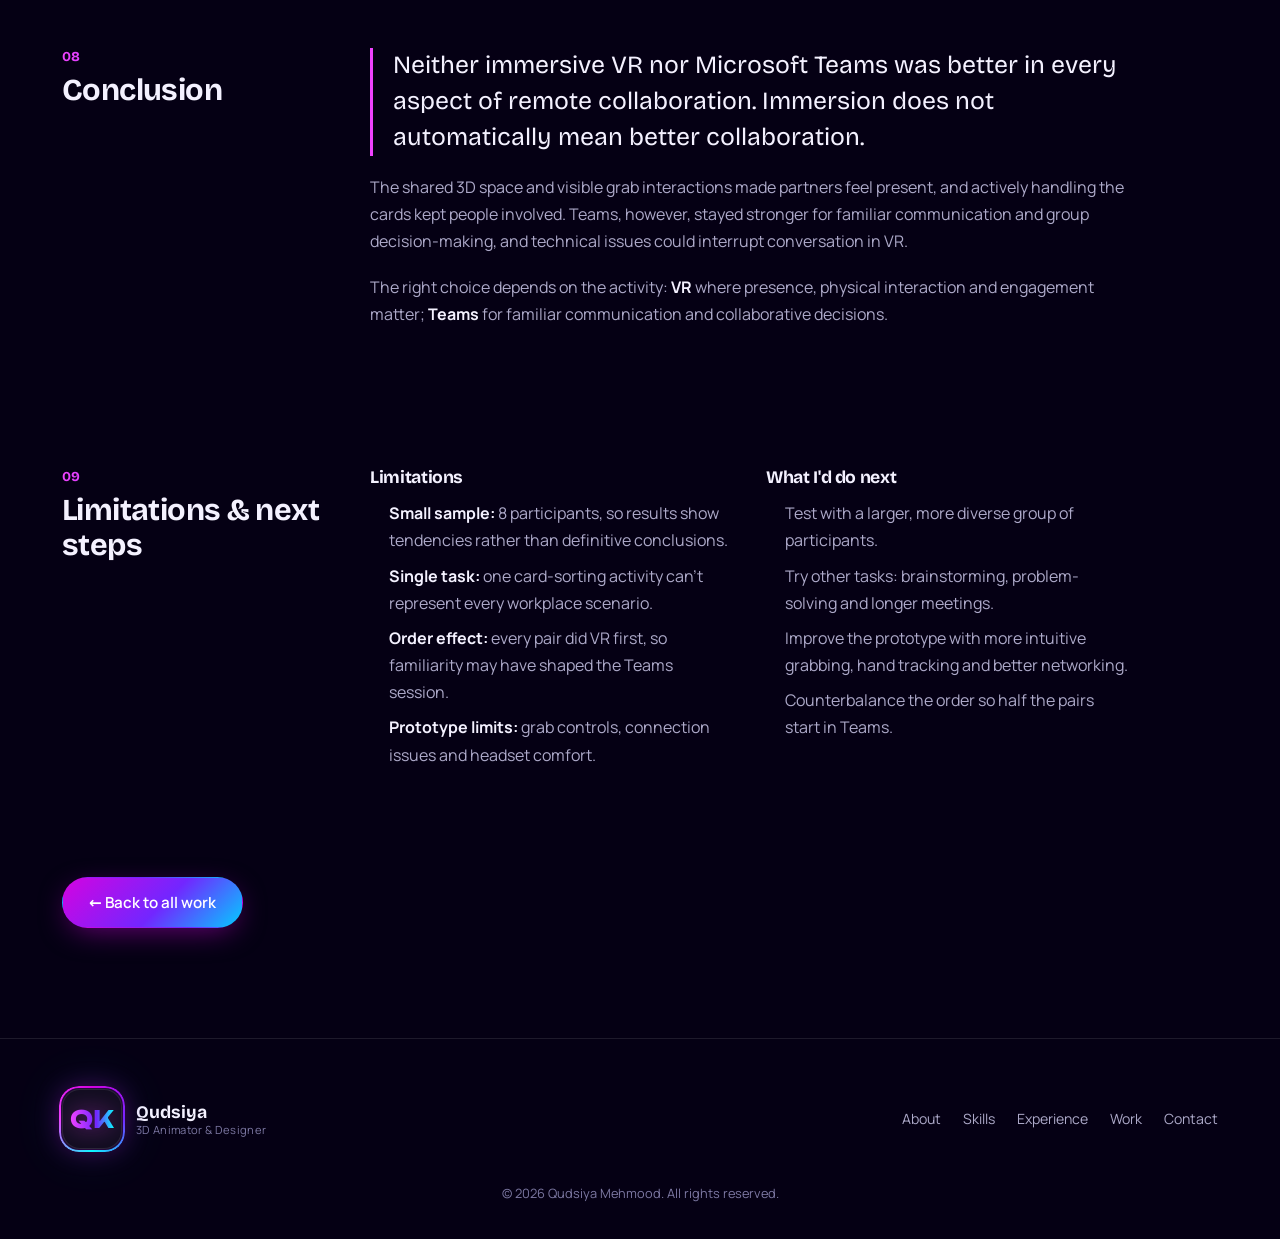
<file: vr-meeting-room.html>
<!DOCTYPE html>
<html lang="en">
<head>
<meta charset="UTF-8">
<meta name="viewport" content="width=device-width, initial-scale=1.0">
<title>Immersive VR Meeting Room — Qudsiya Mehmood</title>
<meta name="description" content="Case study: a multiplayer VR meeting room built in Unity for an MSc dissertation comparing remote collaboration in immersive VR with Microsoft Teams.">
<link rel="icon" href="assets/img/favicon.svg" type="image/svg+xml">
<link rel="stylesheet" href="assets/fonts/fonts.css">
<link rel="stylesheet" href="assets/css/style.css">
<link rel="stylesheet" href="assets/css/case-study.css">
</head>
<body>

<div class="site-starfield" id="siteStarfield" aria-hidden="true"></div>
<div class="cursor-glow" id="cursorGlow"></div>
<div class="cursor-dot" id="cursorDot"></div>
<div class="progress-bar" id="progressBar"></div>

<!-- ===== NAV ===== -->
<header class="site-header" id="siteHeader">
  <div class="container nav-inner">
    <a href="index.html" class="logo-mark" aria-label="Qudsiya Mehmood — home">
      <span class="logo-mark-ring"></span>
      <span class="logo-mark-letters">QK</span>
    </a>

    <nav class="pill-nav" id="mainNav">
      <a href="index.html" class="nav-link">Home</a>
      <a href="index.html#about" class="nav-link">About</a>
      <a href="index.html#skills" class="nav-link">Skills</a>
      <a href="index.html#experience" class="nav-link">Experience</a>
      <a href="index.html#work" class="nav-link active">Work</a>
      <a href="index.html#contact" class="nav-link">Contact</a>
    </nav>

    <div class="nav-actions">
      <a href="index.html#contact" class="btn btn-glow btn-small nav-cta">Let's Connect</a>
      <button class="nav-toggle" id="navToggle" aria-label="Toggle menu" aria-expanded="false">
        <span></span><span></span><span></span>
      </button>
    </div>
  </div>
</header>

<main class="cs">

  <!-- ===== HERO ===== -->
  <section class="cs-hero">
    <div class="container">
      <a href="index.html#work" class="cs-back">← Back to work</a>
      <span class="kicker">Case Study · MSc Dissertation</span>
      <h1 class="cs-title" data-split-reveal>Immersive VR <span class="grad-text">Meeting Room</span></h1>
      <p class="cs-lede">How does remote collaboration in an immersive VR environment compare to Microsoft Teams in terms of presence, communication quality and engagement? I built a multiplayer VR meeting room to find out.</p>

      <dl class="cs-meta">
        <div><dt>Role</dt><dd>UX research, design, Unity development &amp; testing</dd></div>
        <div><dt>Context</dt><dd>MSc User Experience Design, Birmingham City University · 2026</dd></div>
        <div><dt>Platform</dt><dd>Meta Quest 2</dd></div>
        <div><dt>Tools</dt><dd>Unity 6 · XR Interaction Toolkit · OpenXR · Photon PUN</dd></div>
      </dl>

      <div class="cs-video" data-reveal>
        <video src="assets/videos/vr-meeting-room.mp4" poster="assets/img/work/vr-meeting-room-poster.jpg" controls muted loop playsinline preload="metadata"></video>
      </div>
    </div>
  </section>

  <!-- ===== OVERVIEW ===== -->
  <section class="cs-section">
    <div class="container cs-grid">
      <div class="cs-label"><span class="cs-num">01</span><h2>Overview</h2></div>
      <div class="cs-body" data-reveal>
        <p>Remote collaboration grew rapidly after COVID-19, but different tools create very different experiences. Screen-based video calls like Microsoft Teams are familiar and widely used, yet they can limit the sense of presence and engagement. Immersive VR puts people in a shared three-dimensional space with avatars and objects they can physically interact with, but it brings its own usability and comfort challenges.</p>
        <p>For my MSc dissertation I designed, built and tested a multiplayer VR meeting room, then ran a controlled study comparing it with Microsoft Teams, using the same collaborative task, the same participants and two platforms.</p>
      </div>
    </div>
  </section>

  <!-- ===== PROBLEM ===== -->
  <section class="cs-section">
    <div class="container cs-grid">
      <div class="cs-label"><span class="cs-num">02</span><h2>The problem</h2></div>
      <div class="cs-body" data-reveal>
        <ul class="cs-list">
          <li>Remote collaboration can lack parts of natural face-to-face interaction.</li>
          <li>Presence, engagement and communication may change depending on the medium.</li>
          <li>VR adds immersion and physical interaction, but also usability challenges.</li>
        </ul>
        <p><strong>The research gap:</strong> earlier studies comparing VR with video conferencing produced mixed findings that depended on the task, platform and study conditions. No medium was consistently better. A controlled comparison using the same task adds further evidence.</p>
        <p class="cs-small">Grounded in Social Presence Theory (Short, Williams &amp; Christie, 1976) and Media Richness Theory (Daft &amp; Lengel, 1986), and building on comparative studies by Van Gent et al. (2024), Bonfert et al. (2023) and Macchi &amp; De Pisapia (2024).</p>
      </div>
    </div>
  </section>

  <!-- ===== BUILD ===== -->
  <section class="cs-section">
    <div class="container cs-grid">
      <div class="cs-label"><span class="cs-num">03</span><h2>What I built</h2></div>
      <div class="cs-body" data-reveal>
        <p>A networked VR meeting room in Unity 6 for Meta Quest 2. Two participants join the same room from separate headsets, see each other as avatars around a conference table, and work through a shared card-sorting task together.</p>
        <div class="cs-features">
          <div class="cs-feature"><h3>First-person XR view</h3><p>Participants see the room through the headset and use tracked controllers as their hands.</p></div>
          <div class="cs-feature"><h3>Grabbable task cards</h3><p>Ten physical cards on the table that can be picked up and placed onto priority mats.</p></div>
          <div class="cs-feature"><h3>Networked avatars</h3><p>Photon PUN syncs both players' avatars and every card movement in real time.</p></div>
          <div class="cs-feature"><h3>Priority mats</h3><p>High, Medium and Low priority zones on the table give the task a clear physical structure.</p></div>
        </div>
      </div>
    </div>
    <div class="container">
      <div class="cs-gallery" data-reveal>
        <figure class="cs-fig cs-fig-wide">
          <img src="assets/img/work/vr-cs-avatars.jpg" alt="Two player avatars, orange and blue, seated at a conference table with task cards and priority mats" loading="lazy">
          <figcaption>Both players as networked avatars around the shared table.</figcaption>
        </figure>
        <figure class="cs-fig">
          <img src="assets/img/work/vr-cs-headset.jpg" alt="First-person headset view of the meeting room showing both VR controllers and the priority mats" loading="lazy">
          <figcaption>The first-person view inside the headset.</figcaption>
        </figure>
        <figure class="cs-fig">
          <img src="assets/img/work/vr-cs-editor.jpg" alt="Unity editor view of ten task cards laid out on the meeting table" loading="lazy">
          <figcaption>Setting up the ten task cards in the Unity editor.</figcaption>
        </figure>
      </div>
    </div>
  </section>

  <!-- ===== TASK ===== -->
  <section class="cs-section">
    <div class="container cs-grid">
      <div class="cs-label"><span class="cs-num">04</span><h2>The task</h2></div>
      <div class="cs-body" data-reveal>
        <p>Two participants discussed ten task cards, such as a security fix, a login bug and a payment error, and jointly sorted them by priority. The same task was used in both environments, giving a consistent basis for comparison.</p>
        <ol class="cs-steps">
          <li><span>1</span><div><strong>Discuss</strong><p>Talk through each card together.</p></div></li>
          <li><span>2</span><div><strong>Decide</strong><p>Agree on its priority level.</p></div></li>
          <li><span>3</span><div><strong>Sort</strong><p>Place it on High, Medium or Low.</p></div></li>
        </ol>
        <figure class="cs-fig">
          <img src="assets/img/work/vr-cs-web-board.jpg" alt="Web-based card sorting board with High, Medium and Low priority columns containing the ten task cards" loading="lazy">
          <figcaption>For the Teams condition I built a shared web-based card-sorting board. Teams handled the video and audio, and the board provided the shared workspace.</figcaption>
        </figure>
      </div>
    </div>
  </section>

  <!-- ===== METHOD ===== -->
  <section class="cs-section">
    <div class="container cs-grid">
      <div class="cs-label"><span class="cs-num">05</span><h2>How I tested it</h2></div>
      <div class="cs-body" data-reveal>
        <p>A mixed-methods comparative study with a within-participant design: every participant experienced both environments and compared them directly.</p>
        <div class="cs-stats">
          <div class="cs-stat"><strong>8</strong><span>participants</span></div>
          <div class="cs-stat"><strong>4</strong><span>pairs</span></div>
          <div class="cs-stat"><strong>2</strong><span>conditions: VR, then Teams</span></div>
          <div class="cs-stat"><strong>8</strong><span>interview questions</span></div>
        </div>
        <p><strong>Questionnaire:</strong> completed after both conditions, rating presence, communication quality, engagement and overall preference on a 5-point scale from "much more in Teams" to "much more in VR". This showed <em>what</em> participants preferred.</p>
        <p><strong>Semi-structured interviews:</strong> covering collaboration, physical interaction, communication, decision-making, usability, headset comfort, technical problems and suggested improvements. These explained <em>why</em> they experienced differences.</p>
      </div>
    </div>
  </section>

  <!-- ===== RESULTS ===== -->
  <section class="cs-section">
    <div class="container cs-grid">
      <div class="cs-label"><span class="cs-num">06</span><h2>Results</h2></div>
      <div class="cs-body" data-reveal>
        <p>Average preference across the questionnaire items for each theme:</p>

        <div class="cs-chart" role="figure" aria-label="Average preference by theme: VR, Teams or about the same">
          <div class="cs-legend">
            <span><i class="sw sw-vr"></i>Immersive VR</span>
            <span><i class="sw sw-teams"></i>Microsoft Teams</span>
            <span><i class="sw sw-same"></i>About the same</span>
          </div>

          <div class="cs-bar-row">
            <div class="cs-bar-head"><strong>Presence</strong><span>VR tendency ↑</span></div>
            <div class="cs-bar">
              <span class="seg seg-vr" style="flex-basis:53.1%" title="Presence · Immersive VR: 53.1%">53.1%</span>
              <span class="seg seg-teams" style="flex-basis:34.4%" title="Presence · Microsoft Teams: 34.4%">34.4%</span>
              <span class="seg seg-same" style="flex-basis:12.5%" title="Presence · About the same: 12.5%">12.5%</span>
            </div>
            <p class="cs-bar-values">VR 53.1% · Teams 34.4% · Same 12.5%</p>
          </div>

          <div class="cs-bar-row">
            <div class="cs-bar-head"><strong>Communication quality</strong><span>Mixed ↔</span></div>
            <div class="cs-bar">
              <span class="seg seg-vr" style="flex-basis:35.1%" title="Communication quality · Immersive VR: 35.1%">35.1%</span>
              <span class="seg seg-teams" style="flex-basis:38.7%" title="Communication quality · Microsoft Teams: 38.7%">38.7%</span>
              <span class="seg seg-same" style="flex-basis:26.2%" title="Communication quality · About the same: 26.2%">26.2%</span>
            </div>
            <p class="cs-bar-values">VR 35.1% · Teams 38.7% · Same 26.2%</p>
          </div>

          <div class="cs-bar-row">
            <div class="cs-bar-head"><strong>Engagement</strong><span>VR tendency ↑</span></div>
            <div class="cs-bar">
              <span class="seg seg-vr" style="flex-basis:53.1%" title="Engagement · Immersive VR: 53.1%">53.1%</span>
              <span class="seg seg-teams" style="flex-basis:37.5%" title="Engagement · Microsoft Teams: 37.5%">37.5%</span>
              <span class="seg seg-same" style="flex-basis:9.4%" title="Engagement · About the same: 9.4%">9.4%</span>
            </div>
            <p class="cs-bar-values">VR 53.1% · Teams 37.5% · Same 9.4%</p>
          </div>
        </div>

        <div class="cs-highlight">
          <strong>62.5%</strong>
          <span>of participants chose VR as the better overall experience.</span>
        </div>

        <ul class="cs-list">
          <li><strong>Presence:</strong> 62.5% felt more "together" in VR, compared with 37.5% in Teams.</li>
          <li><strong>Communication:</strong> communicating ideas clearly was split evenly (37.5% each), while Teams led for reaching a decision (50% vs 25%).</li>
          <li><strong>Engagement:</strong> 62.5% felt more engaged in the task in VR, but Teams led for decision-making involvement (62.5% vs 37.5%).</li>
        </ul>
        <p class="cs-small">Descriptive percentages from 8 participants. No significance testing was performed.</p>
      </div>
    </div>
  </section>

  <!-- ===== VOICES ===== -->
  <section class="cs-section">
    <div class="container cs-grid">
      <div class="cs-label"><span class="cs-num">07</span><h2>What participants said</h2></div>
      <div class="cs-body" data-reveal>
        <p>Number of participants (out of 8) who raised each theme in the interviews:</p>
        <div class="cs-themes">
          <div class="cs-theme good"><strong>7<small>/8</small></strong><span class="cs-theme-tag">VR benefit</span><p>Grabbing and moving cards felt positive and interactive.</p></div>
          <div class="cs-theme good"><strong>5<small>/8</small></strong><span class="cs-theme-tag">VR benefit</span><p>VR helped them stay focused and attentive.</p></div>
          <div class="cs-theme teams"><strong>4<small>/8</small></strong><span class="cs-theme-tag">Teams benefit</span><p>Teams felt clearer or easier for discussion and decisions.</p></div>
          <div class="cs-theme issue"><strong>7<small>/8</small></strong><span class="cs-theme-tag">VR challenge</span><p>Controller use and grabbing cards got in the way.</p></div>
          <div class="cs-theme issue"><strong>6<small>/8</small></strong><span class="cs-theme-tag">VR challenge</span><p>Headset discomfort or fatigue.</p></div>
          <div class="cs-theme issue"><strong>5<small>/8</small></strong><span class="cs-theme-tag">VR challenge</span><p>Tracking, lag or connection issues.</p></div>
        </div>
      </div>
    </div>
  </section>

  <!-- ===== CONCLUSION ===== -->
  <section class="cs-section">
    <div class="container cs-grid">
      <div class="cs-label"><span class="cs-num">08</span><h2>Conclusion</h2></div>
      <div class="cs-body" data-reveal>
        <p class="cs-quote">Neither immersive VR nor Microsoft Teams was better in every aspect of remote collaboration. Immersion does not automatically mean better collaboration.</p>
        <p>The shared 3D space and visible grab interactions made partners feel present, and actively handling the cards kept people involved. Teams, however, stayed stronger for familiar communication and group decision-making, and technical issues could interrupt conversation in VR.</p>
        <p>The right choice depends on the activity: <strong>VR</strong> where presence, physical interaction and engagement matter; <strong>Teams</strong> for familiar communication and collaborative decisions.</p>
      </div>
    </div>
  </section>

  <!-- ===== LIMITS & NEXT ===== -->
  <section class="cs-section">
    <div class="container cs-grid">
      <div class="cs-label"><span class="cs-num">09</span><h2>Limitations &amp; next steps</h2></div>
      <div class="cs-body" data-reveal>
        <div class="cs-two">
          <div>
            <h3>Limitations</h3>
            <ul class="cs-list">
              <li><strong>Small sample:</strong> 8 participants, so results show tendencies rather than definitive conclusions.</li>
              <li><strong>Single task:</strong> one card-sorting activity can't represent every workplace scenario.</li>
              <li><strong>Order effect:</strong> every pair did VR first, so familiarity may have shaped the Teams session.</li>
              <li><strong>Prototype limits:</strong> grab controls, connection issues and headset comfort.</li>
            </ul>
          </div>
          <div>
            <h3>What I'd do next</h3>
            <ul class="cs-list">
              <li>Test with a larger, more diverse group of participants.</li>
              <li>Try other tasks: brainstorming, problem-solving and longer meetings.</li>
              <li>Improve the prototype with more intuitive grabbing, hand tracking and better networking.</li>
              <li>Counterbalance the order so half the pairs start in Teams.</li>
            </ul>
          </div>
        </div>
      </div>
    </div>
  </section>

  <section class="cs-section cs-end">
    <div class="container">
      <a href="index.html#work" class="btn btn-primary">← Back to all work</a>
    </div>
  </section>

</main>

<!-- ===== FOOTER ===== -->
<footer class="site-footer">
  <div class="container footer-inner">
    <a href="index.html" class="logo logo-footer">
      <span class="logo-badge">
        <span class="logo-ring"></span>
        <span class="logo-letters">QK</span>
      </span>
      <span class="logo-text">
        <strong>Qudsiya</strong>
        <em>3D Animator &amp; Designer</em>
      </span>
    </a>
    <nav class="footer-nav">
      <a href="index.html#about">About</a>
      <a href="index.html#skills">Skills</a>
      <a href="index.html#experience">Experience</a>
      <a href="index.html#work">Work</a>
      <a href="index.html#contact">Contact</a>
    </nav>
    <p class="footer-copy">&copy; 2026 Qudsiya Mehmood. All rights reserved.</p>
  </div>
</footer>

<button class="back-to-top" id="backToTop" aria-label="Back to top">↑</button>

<script src="assets/js/script.js"></script>
</body>
</html>
</file>
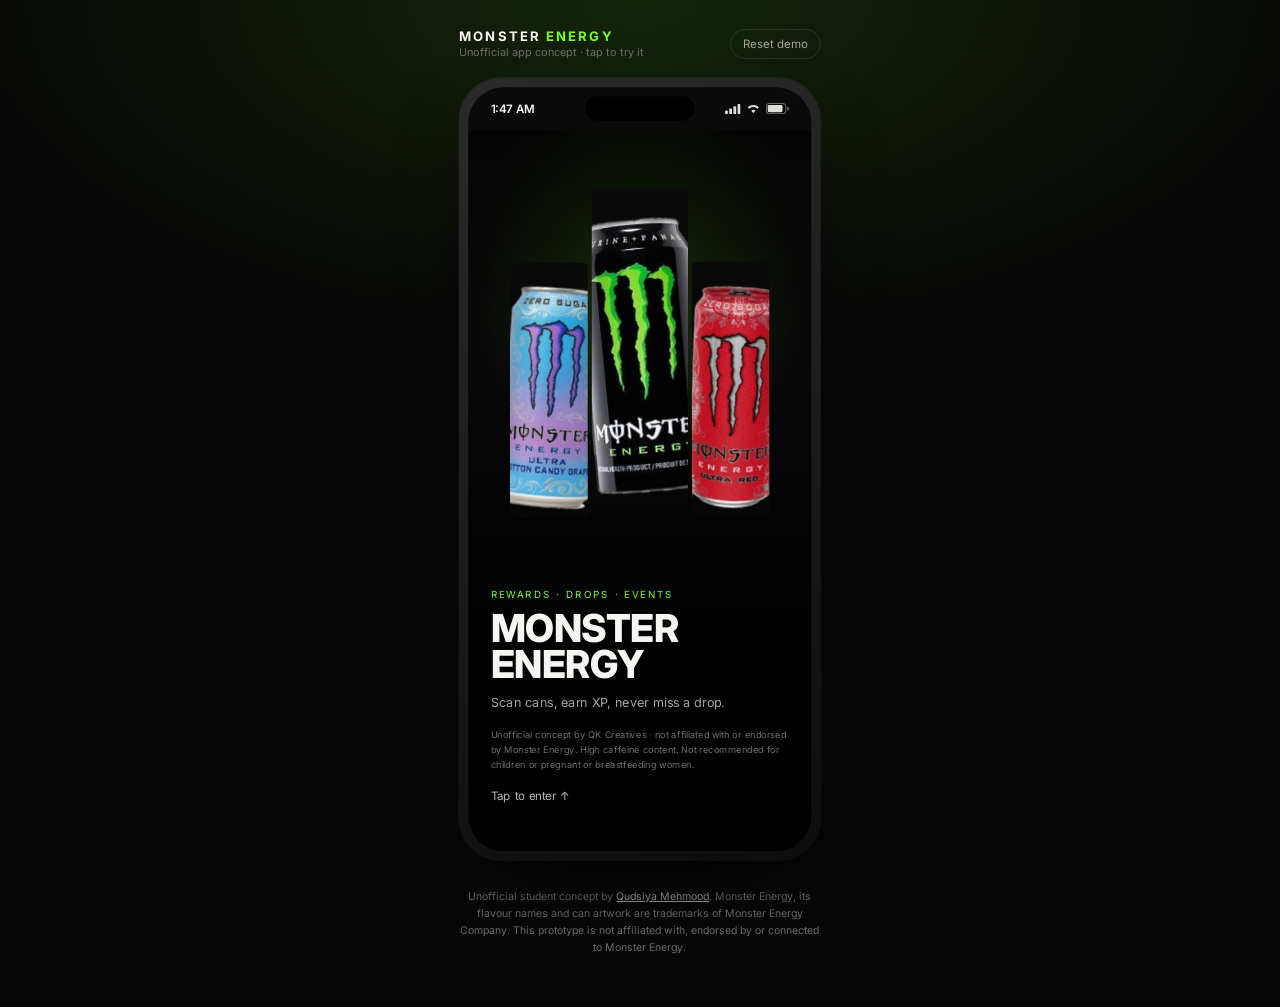
<file: monster-energy-app/app.html>
<!DOCTYPE html>
<html lang="en">
<head>
<meta charset="UTF-8">
<meta name="viewport" content="width=device-width, initial-scale=1.0, viewport-fit=cover">
<title>Monster Energy App — Unofficial Concept by Qudsiya Mehmood</title>
<meta name="description" content="A clickable prototype of an unofficial Monster Energy rewards app concept: scan cans, earn XP, catch flavour drops, find events and track caffeine. Not affiliated with Monster Energy.">
<meta name="theme-color" content="#0a0a0a">
<link rel="preconnect" href="https://fonts.googleapis.com">
<link rel="preconnect" href="https://fonts.gstatic.com" crossorigin>
<link href="https://fonts.googleapis.com/css2?family=Inter:wght@400;600;700;800&display=swap" rel="stylesheet">
<link rel="stylesheet" href="css/app.css">
</head>
<body>

<div class="stage-head">
  <div>
    <div class="stage-title">Monster <span>Energy</span></div>
    <div class="stage-note">Unofficial app concept · tap to try it</div>
  </div>
  <button class="btn-reset" id="resetBtn" type="button">Reset demo</button>
</div>

<div class="phone-stage">
<div class="phone">
  <div class="phone-screen">
    <div class="notch" aria-hidden="true"></div>

    <div class="status-bar">
      <span id="clock">9:41</span>
      <span class="status-icons" aria-hidden="true">
        <svg width="17" height="11" viewBox="0 0 17 11" fill="currentColor"><rect x="0" y="7" width="3" height="4" rx="1"/><rect x="4.5" y="5" width="3" height="6" rx="1"/><rect x="9" y="2.5" width="3" height="8.5" rx="1"/><rect x="13.5" y="0" width="3" height="11" rx="1"/></svg>
        <svg width="15" height="11" viewBox="0 0 15 11" fill="currentColor"><path d="M7.5 9.8 9.8 7.4a3.3 3.3 0 0 0-4.6 0zM2.9 5.2a6.6 6.6 0 0 1 9.2 0l1.5-1.6a8.8 8.8 0 0 0-12.2 0z"/></svg>
        <svg width="25" height="12" viewBox="0 0 25 12" fill="none"><rect x="0.5" y="0.5" width="21" height="11" rx="3" stroke="currentColor" opacity=".5"/><rect x="2" y="2" width="16" height="8" rx="1.6" fill="currentColor"/><path d="M23 4v4a2 2 0 0 0 0-4z" fill="currentColor" opacity=".5"/></svg>
      </span>
    </div>

    <div class="screens" id="screens">

      <!-- 01 SPLASH -->
      <section class="screen full is-active" id="screen-splash" data-screen="splash" role="button" tabindex="0" aria-label="Enter the app">
        <div class="splash-cans" aria-hidden="true">
          <img src="assets/cans/cotton-candy-grape.jpg" alt="">
          <img src="assets/cans/original.jpg" alt="">
          <img src="assets/cans/ultra-red.jpg" alt="">
        </div>
        <div class="splash-copy">
          <div class="splash-tag">Rewards · Drops · Events</div>
          <h1>Monster<br>Energy</h1>
          <p class="muted" style="margin:10px 0 0">Scan cans, earn XP, never miss a drop.</p>
          <p class="splash-legal">Unofficial concept by QK Creatives · not affiliated with or endorsed by Monster Energy. High caffeine content. Not recommended for children or pregnant or breastfeeding women.</p>
          <p class="splash-hint">Tap to enter ↑</p>
        </div>
      </section>

      <!-- 02 ONBOARDING -->
      <section class="screen" id="screen-onboarding" data-screen="onboarding">
        <div class="row" style="margin:8px 0 14px">
          <button class="icon-btn" type="button" data-go="splash" aria-label="Back">←</button>
          <span class="eyebrow">Step 2 of 3</span>
          <span style="width:36px"></span>
        </div>
        <div class="steps" aria-hidden="true"><i class="on"></i><i class="on"></i><i></i></div>
        <h2 class="screen-title">Pick your<br><span style="color:var(--green)">lane.</span></h2>
        <p class="muted" style="margin:12px 0 18px">I'll match drops, events and rewards to what you're into.</p>
        <div class="chips" id="laneChips">
          <button class="chip" type="button" aria-pressed="true">Gaming</button>
          <button class="chip" type="button" aria-pressed="true">Moto</button>
          <button class="chip" type="button" aria-pressed="false">Skate</button>
          <button class="chip" type="button" aria-pressed="false">Gym</button>
          <button class="chip" type="button" aria-pressed="false">Music</button>
          <button class="chip" type="button" aria-pressed="false">Festivals</button>
          <button class="chip" type="button" aria-pressed="false">Study</button>
          <button class="chip" type="button" aria-pressed="false">Night shifts</button>
        </div>
        <div class="card switch-row" style="margin-top:20px">
          <div>
            <strong style="font-size:0.9rem">Track my caffeine</strong>
            <p class="tiny" style="margin-top:4px">Log each scan against the 400mg daily guide for adults.</p>
          </div>
          <button class="switch" id="trackSwitch" type="button" role="switch" aria-checked="true" aria-label="Track my caffeine"></button>
        </div>
        <div style="margin-top:auto; padding-top:22px">
          <button class="btn" type="button" data-go="home">Continue →</button>
        </div>
      </section>

      <!-- 03 HOME -->
      <section class="screen" id="screen-home" data-screen="home">
        <div class="row" style="margin:10px 0 16px">
          <div>
            <div class="tiny">Evening, Aisha</div>
            <h2 style="font-size:1.5rem">Let's go.</h2>
          </div>
          <button class="icon-btn" type="button" data-toast="No new notifications" aria-label="Notifications">
            <svg width="16" height="16" viewBox="0 0 24 24" fill="none" stroke="currentColor" stroke-width="2"><path d="M18 8a6 6 0 1 0-12 0c0 7-3 9-3 9h18s-3-2-3-9"/><path d="M13.7 21a2 2 0 0 1-3.4 0"/></svg>
          </button>
        </div>

        <div class="xp-card">
          <div class="eyebrow" style="color:var(--green)">Your XP</div>
          <div class="xp-value"><span id="xpHome">2,450</span> <span>XP</span></div>
          <div class="bar"><i id="xpBar" style="width:81%"></i></div>
          <div class="row tiny" style="margin-top:8px">
            <span>Level · <b style="color:var(--bone)">Rider</b></span>
            <span><b id="xpToNext" style="color:var(--bone)">550</b> XP to Pro</span>
          </div>
        </div>

        <button class="drop-teaser" type="button" data-go="drop" style="margin-top:14px">
          <img src="assets/cans/ultra-wild-passion.jpg" alt="">
          <span>
            <span class="eyebrow" style="color:var(--passion); display:block">Flavour drop</span>
            <strong style="font-size:0.86rem">Wild Passion lands in</strong>
          </span>
          <span class="drop-countdown" data-countdown>02:14:36</span>
        </button>

        <div class="row" style="margin:22px 0 10px">
          <h3 style="font-size:1rem">Flavours</h3>
          <button class="btn-reset" type="button" data-go="flavours">See all</button>
        </div>
        <div class="rail" id="homeRail"></div>

        <button class="caff-row" type="button" data-go="caffeine" style="margin-top:18px">
          <span class="ring-mini" id="miniRing" style="--pct:40"></span>
          <span style="text-align:left">
            <strong style="font-size:0.86rem"><span id="caffHome">160</span> / 400mg today</strong>
            <span class="tiny" style="display:block" id="caffHomeNote">Well within the daily guide</span>
          </span>
          <span style="margin-left:auto; color:var(--text-dim)">›</span>
        </button>
      </section>

      <!-- 04 FLAVOURS -->
      <section class="screen" id="screen-flavours" data-screen="flavours">
        <div class="row" style="margin:10px 0 16px">
          <h2 class="screen-title">Flavours</h2>
          <button class="icon-btn" type="button" data-toast="Search is not part of this concept" aria-label="Search">
            <svg width="16" height="16" viewBox="0 0 24 24" fill="none" stroke="currentColor" stroke-width="2"><circle cx="11" cy="11" r="7"/><path d="m20 20-3.5-3.5"/></svg>
          </button>
        </div>
        <div class="tabs-inline" id="flavourFilters">
          <button class="chip" type="button" aria-pressed="true">All</button>
          <button class="chip" type="button" aria-pressed="false">Ultra · zero sugar</button>
          <button class="chip" type="button" aria-pressed="false">Punch</button>
          <button class="chip" type="button" aria-pressed="false">Original</button>
        </div>
        <div class="flavour-grid" id="flavourGrid" style="margin-top:16px"></div>
      </section>

      <!-- 05 FLAVOUR DETAIL -->
      <section class="screen full" id="screen-detail" data-screen="detail">
        <div class="detail-hero" id="detailHero">
          <img id="detailCan" src="assets/cans/ultra-red.jpg" alt="">
          <div class="row" style="position:absolute; top:14px; left:20px; right:20px">
            <button class="icon-btn" type="button" data-back aria-label="Back">←</button>
            <span style="display:flex; gap:8px">
              <button class="icon-btn" type="button" data-toast="Shared to your story" aria-label="Share">↗</button>
              <button class="icon-btn" type="button" id="favBtn" aria-label="Save flavour">♡</button>
            </span>
          </div>
        </div>
        <div class="detail-body">
          <div class="eyebrow" id="detailKind">Ultra · zero sugar</div>
          <div class="row" style="align-items:flex-end">
            <h2 class="screen-title" id="detailName">Ultra Red</h2>
            <div style="text-align:right">
              <strong id="detailPrice">£1.85</strong>
              <small class="tiny" style="display:block">500ml can</small>
            </div>
          </div>
          <p class="muted" style="margin-top:8px" id="detailDesc">Mixed berry, light and crisp. Zero sugar, full Monster energy blend.</p>
          <div class="facts">
            <div class="fact"><strong id="detailCaff">160mg</strong><small>Caffeine</small></div>
            <div class="fact"><strong id="detailSugar">0g</strong><small>Sugar</small></div>
            <div class="fact"><strong id="detailKcal">~10 kcal</strong><small>Per can</small></div>
          </div>
          <div class="warn">
            <span aria-hidden="true">!</span>
            <span id="detailGuide">That's 40% of your daily caffeine guide.</span>
          </div>
          <div class="detail-actions">
            <button class="btn btn-ghost btn-sm" type="button" data-go="stores" style="flex:1">Find nearby</button>
            <button class="btn btn-sm" type="button" data-go="scan" style="flex:1.4">Scan · +50 XP</button>
          </div>
        </div>
      </section>

      <!-- 06 SCAN -->
      <section class="screen full" id="screen-scan" data-screen="scan">
        <div class="scan-view" id="scanView">
          <div class="row" style="position:absolute; top:14px; left:20px; right:20px; z-index:5">
            <button class="icon-btn" type="button" data-back aria-label="Close scanner">✕</button>
            <span style="font-size:0.85rem; font-weight:700">Scan a can</span>
            <button class="icon-btn" type="button" data-toast="Torch on" aria-label="Torch">⚡</button>
          </div>
          <div class="scan-frame">
            <span class="scan-corner" aria-hidden="true"></span>
            <span class="scan-line" aria-hidden="true"></span>
            <span class="scan-pill" id="scanPill">Looking for a code…</span>
          </div>
        </div>
        <div class="scan-foot">
          <p class="muted">Point at the code under the ring pull.<br>Each can earns 50 XP · max 3 a day.</p>
          <button class="btn" type="button" id="scanBtn">Scan this can</button>
          <button class="btn btn-ghost" type="button" data-toast="Enter code: MNST-4417">Enter code manually</button>
        </div>
      </section>

      <!-- 07 SCAN SUCCESS -->
      <section class="screen" id="screen-success" data-screen="success">
        <img class="success-can" id="successCan" src="assets/cans/original.jpg" alt="">
        <div class="eyebrow" style="margin-top:18px">Scan complete</div>
        <div class="xp-big">+50 <span>XP</span></div>
        <p class="muted" id="successTotal">New total 2,500 XP · 500 to Pro</p>
        <div class="card switch-row" style="margin-top:24px; width:100%; text-align:left">
          <div>
            <strong style="font-size:0.88rem">Log <span id="successCaff">160mg</span> caffeine</strong>
            <p class="tiny" style="margin-top:4px" id="successCaffNote">Today: 320 / 400mg after this can</p>
          </div>
          <button class="switch" id="logSwitch" type="button" role="switch" aria-checked="true" aria-label="Log caffeine"></button>
        </div>
        <button class="btn" type="button" data-go="home" style="margin-top:22px">Back to home</button>
      </section>

      <!-- 08 REWARDS -->
      <section class="screen" id="screen-rewards" data-screen="rewards">
        <div class="row" style="margin:10px 0 16px">
          <h2 class="screen-title">Rewards</h2>
          <button class="icon-btn" type="button" data-toast="Your XP never expires in this concept" aria-label="History">
            <svg width="16" height="16" viewBox="0 0 24 24" fill="none" stroke="currentColor" stroke-width="2"><circle cx="12" cy="12" r="9"/><path d="M12 7v5l3 2"/></svg>
          </button>
        </div>
        <div class="card">
          <div class="row">
            <div>
              <div class="eyebrow">Your level</div>
              <strong style="font-size:1.3rem; color:var(--green)">Rider</strong>
            </div>
            <div style="text-align:right">
              <strong style="font-size:1.3rem" id="xpRewards">2,450</strong>
              <small class="tiny" style="display:block">XP</small>
            </div>
          </div>
          <div class="levels" aria-hidden="true"><i class="on"></i><i class="on"></i><i class="on"></i><i></i></div>
          <div class="level-names"><span>Rookie</span><b>Rider</b><span>Pro</span><span>Legend</span></div>
          <p class="tiny" style="margin-top:10px">Pro unlocks 1-hour early access to every drop.</p>
        </div>
        <div class="tabs-inline" style="margin:16px 0">
          <button class="chip" type="button" aria-pressed="true">Available</button>
          <button class="chip" type="button" aria-pressed="false">Merch</button>
          <button class="chip" type="button" aria-pressed="false">Prize draws</button>
          <button class="chip" type="button" aria-pressed="false">Mine</button>
        </div>
        <div class="stack" id="rewardList"></div>
      </section>

      <!-- 09 DROP -->
      <section class="screen" id="screen-drop" data-screen="drop">
        <div class="row" style="margin:14px 0 6px">
          <button class="icon-btn" type="button" data-back aria-label="Back">←</button>
          <span class="eyebrow" style="color:var(--passion)">Flavour drop</span>
          <button class="icon-btn" type="button" data-toast="Shared to your story" aria-label="Share">↗</button>
        </div>
        <img class="drop-can" src="assets/cans/ultra-wild-passion.jpg" alt="Monster Ultra Wild Passion can">
        <h2 class="screen-title" style="margin-top:14px">Ultra Wild Passion</h2>
        <p class="muted" style="margin-top:6px">Passion fruit · zero sugar · first cans go to members.</p>
        <div class="count" data-countdown-parts>
          <div><strong data-dd>00</strong><small>DAYS</small></div>
          <div><strong data-hh>02</strong><small>HRS</small></div>
          <div><strong data-mm>14</strong><small>MIN</small></div>
          <div><strong data-ss>36</strong><small>SEC</small></div>
        </div>
        <button class="btn" type="button" id="notifyBtn">Notify me when it drops</button>
        <p class="tiny" style="text-align:center; margin-top:10px"><span id="waiting">2,184</span> people waiting</p>
        <p class="tiny" style="text-align:center; color:var(--passion)">✦ Pro members get in 1 hour early</p>
      </section>

      <!-- 10 EVENTS -->
      <section class="screen" id="screen-events" data-screen="events">
        <div class="row" style="margin:10px 0 4px">
          <h2 class="screen-title">Events</h2>
          <button class="icon-btn" type="button" data-toast="Filters: gaming, skate, moto" aria-label="Filter">≡</button>
        </div>
        <p class="tiny" style="margin-bottom:12px">📍 Birmingham · 10 mi</p>
        <div class="map" aria-hidden="true"><i class="pin-a"></i><i class="pin-b"></i><i class="pin-c"></i></div>
        <div class="tabs-inline" style="margin:14px 0">
          <button class="chip" type="button" aria-pressed="true">This week</button>
          <button class="chip" type="button" aria-pressed="false">Gaming</button>
          <button class="chip" type="button" aria-pressed="false">Skate</button>
          <button class="chip" type="button" aria-pressed="false">Moto</button>
        </div>
        <div class="stack">
          <div class="list-item">
            <span class="date-chip"><small>SAT</small><strong>12</strong></span>
            <span class="reward-text">
              <strong>Late Night LAN</strong>
              <small>Gaming · Digbeth warehouse</small>
              <small style="display:block; color:var(--green)">Free entry</small>
            </span>
            <button class="btn-reset" type="button" data-toast="Saved to your events">Save</button>
          </div>
          <div class="list-item">
            <span class="date-chip"><small>SUN</small><strong>13</strong></span>
            <span class="reward-text">
              <strong>Skate Jam</strong>
              <small>Street session · city skatepark</small>
              <small style="display:block; color:var(--green)">+100 XP</small>
            </span>
            <button class="btn-reset" type="button" data-toast="Saved to your events">Save</button>
          </div>
          <div class="list-item">
            <span class="date-chip"><small>WED</small><strong>16</strong></span>
            <span class="reward-text">
              <strong>Campus Sampling Tour</strong>
              <small>City centre campuses</small>
              <small style="display:block; color:var(--green)">Free cans</small>
            </span>
            <button class="btn-reset" type="button" data-toast="Saved to your events">Save</button>
          </div>
        </div>
      </section>

      <!-- 11 STORE FINDER -->
      <section class="screen" id="screen-stores" data-screen="stores">
        <div class="row" style="margin:10px 0 12px">
          <button class="icon-btn" type="button" data-back aria-label="Back">←</button>
          <strong style="font-size:0.9rem">Ultra Red near me</strong>
          <span style="width:36px"></span>
        </div>
        <div class="tabs-inline" style="margin-bottom:12px">
          <button class="chip" type="button" aria-pressed="true">In stock</button>
          <button class="chip" type="button" aria-pressed="false">Open now</button>
          <button class="chip" type="button" aria-pressed="false">Chilled</button>
        </div>
        <div class="map" aria-hidden="true"><i class="pin-a"></i><i class="pin-b"></i><i class="pin-c"></i></div>
        <h3 style="font-size:0.95rem; margin:16px 0 10px">3 shops nearby</h3>
        <div class="stack">
          <div class="list-item">
            <span class="reward-text">
              <strong>Corner Stop Express</strong>
              <small>0.2 mi · Open till 11pm</small>
            </span>
            <span style="text-align:right">
              <span class="in-stock">In stock</span>
              <small class="tiny" style="display:block">£1.85</small>
            </span>
          </div>
          <div class="list-item">
            <span class="reward-text">
              <strong>Alum Rock Superstore</strong>
              <small>0.6 mi · Open 24 hours</small>
            </span>
            <span style="text-align:right">
              <span class="in-stock">In stock</span>
              <small class="tiny" style="display:block">£1.75</small>
            </span>
          </div>
          <div class="list-item">
            <span class="reward-text">
              <strong>Station Kiosk</strong>
              <small>0.9 mi · Closes 9pm</small>
            </span>
            <span style="text-align:right">
              <span class="low-stock">Low stock</span>
              <small class="tiny" style="display:block">£1.95</small>
            </span>
          </div>
        </div>
        <button class="btn" type="button" style="margin-top:16px" data-toast="Opening directions…">Directions to Corner Stop</button>
      </section>

      <!-- 12 CAFFEINE -->
      <section class="screen" id="screen-caffeine" data-screen="caffeine">
        <div class="row" style="margin:10px 0 8px">
          <button class="icon-btn" type="button" data-back aria-label="Back">←</button>
          <strong style="font-size:0.9rem">Caffeine</strong>
          <button class="icon-btn" type="button" data-toast="400mg is the daily guide for adults" aria-label="About">i</button>
        </div>
        <div class="ring" id="caffRing" style="--pct:40">
          <div>
            <strong id="caffValue">160</strong>
            <small>of 400mg today</small>
          </div>
        </div>
        <p style="text-align:center; font-weight:700; margin-top:16px" id="caffHeadline">You're well within the daily guide</p>
        <p class="tiny" style="text-align:center" id="caffSub">1 can logged · last at 3:40pm</p>
        <div class="card" style="margin-top:18px">
          <div class="row">
            <strong style="font-size:0.88rem">This week</strong>
            <span class="tiny" style="text-align:right">avg 217mg / day<br><span style="color:var(--red)">400mg guide</span></span>
          </div>
          <div class="week" aria-hidden="true">
            <div><i style="height:38%"></i><small>M</small></div>
            <div><i style="height:30%"></i><small>T</small></div>
            <div><i style="height:52%"></i><small>W</small></div>
            <div><i style="height:34%"></i><small>T</small></div>
            <div><i class="hot" style="height:96%"></i><small>F</small></div>
            <div><i style="height:12%"></i><small>S</small></div>
            <div><i class="today" id="todayBar" style="height:40%"></i><small>S</small></div>
          </div>
        </div>
        <div class="card" style="margin-top:12px">
          <div class="switch-row" style="margin-bottom:14px">
            <div style="flex:1"><strong style="font-size:0.86rem">Nudge me after 2 cans</strong></div>
            <button class="switch" type="button" role="switch" aria-checked="true" aria-label="Nudge me after 2 cans"></button>
          </div>
          <div class="switch-row">
            <div style="flex:1"><strong style="font-size:0.86rem">No caffeine reminders after 6pm</strong></div>
            <button class="switch" type="button" role="switch" aria-checked="true" aria-label="No caffeine reminders after 6pm"></button>
          </div>
        </div>
      </section>

    </div><!-- /screens -->

    <div class="toast" id="toast" role="status"></div>

    <nav class="tabbar" id="tabbar" hidden>
      <button class="tab is-on" type="button" data-tab="home">
        <svg viewBox="0 0 24 24" fill="none" stroke="currentColor" stroke-width="2"><path d="M3 10.5 12 3l9 7.5"/><path d="M5 9.5V21h14V9.5"/></svg>
        Home
      </button>
      <button class="tab" type="button" data-tab="flavours">
        <svg viewBox="0 0 24 24" fill="none" stroke="currentColor" stroke-width="2"><rect x="3" y="3" width="7" height="7" rx="2"/><rect x="14" y="3" width="7" height="7" rx="2"/><rect x="3" y="14" width="7" height="7" rx="2"/><rect x="14" y="14" width="7" height="7" rx="2"/></svg>
        Flavours
      </button>
      <button class="tab-scan" type="button" data-tab="scan" aria-label="Scan a can">
        <svg viewBox="0 0 24 24" fill="none" stroke="currentColor" stroke-width="2.2"><path d="M4 8V5a1 1 0 0 1 1-1h3M16 4h3a1 1 0 0 1 1 1v3M20 16v3a1 1 0 0 1-1 1h-3M8 20H5a1 1 0 0 1-1-1v-3"/><path d="M4 12h16"/></svg>
      </button>
      <button class="tab" type="button" data-tab="rewards">
        <svg viewBox="0 0 24 24" fill="none" stroke="currentColor" stroke-width="2"><rect x="3" y="8" width="18" height="13" rx="2"/><path d="M3 12h18M12 8v13"/><path d="M12 8S9 3 7 4.5 9 8 12 8s5-5 3-3.5S12 8 12 8"/></svg>
        Rewards
      </button>
      <button class="tab" type="button" data-tab="caffeine">
        <svg viewBox="0 0 24 24" fill="none" stroke="currentColor" stroke-width="2"><circle cx="12" cy="8" r="4"/><path d="M4 21c0-4 3.6-6 8-6s8 2 8 6"/></svg>
        Me
      </button>
    </nav>

  </div>
</div>
</div>

<p class="stage-foot">
  Unofficial student concept by <a href="https://qudsiyakhan69-ux.github.io/Qudsiya-s-portfolio/" target="_blank" rel="noopener">Qudsiya Mehmood</a>.
  Monster Energy, its flavour names and can artwork are trademarks of Monster Energy Company.
  This prototype is not affiliated with, endorsed by or connected to Monster Energy.
</p>

<script src="js/app.js"></script>
</body>
</html>
</file>
<file: monster-energy-app/css/site.css>
/* ==========================================================================
   Monster Energy app concept — website
   Unofficial student concept. Not affiliated with Monster Energy.
   ========================================================================== */

:root {
  --black: #0a0a0a;
  --ink: #050505;
  --surface: #121212;
  --surface-2: #181818;
  --line: rgba(255, 255, 255, 0.1);
  --green: #7cff1e;
  --red: #e0262b;
  --passion: #c9a2e8;
  --bone: #f5f5f2;
  --text-lo: #a7a7a2;
  --text-dim: #6e6e6b;
  --r-lg: 28px;
  --r-md: 18px;
  --r-sm: 10px;
  --ease: cubic-bezier(.16,.84,.44,1);
  --maxw: 1180px;
}

* { box-sizing: border-box; }

html { scroll-behavior: smooth; }

body {
  margin: 0;
  background: var(--ink);
  color: var(--bone);
  font-family: 'Inter', system-ui, -apple-system, 'Segoe UI', sans-serif;
  line-height: 1.6;
  overflow-x: hidden;
}

h1, h2, h3, h4 { margin: 0; font-weight: 800; letter-spacing: -0.025em; line-height: 1.05; }
p { margin: 0; }
a { color: inherit; }
img { max-width: 100%; display: block; }

.wrap { width: min(var(--maxw), 100% - 48px); margin-inline: auto; }
.eyebrow {
  font-size: 0.72rem;
  letter-spacing: 0.2em;
  text-transform: uppercase;
  color: var(--green);
  font-weight: 700;
}
.lede { color: var(--text-lo); font-size: 1.05rem; max-width: 62ch; }
.tiny { font-size: 0.78rem; color: var(--text-dim); }

.btn {
  display: inline-flex;
  align-items: center;
  gap: 10px;
  padding: 15px 26px;
  border-radius: 999px;
  background: var(--green);
  color: #08140a;
  font-weight: 800;
  font-size: 0.95rem;
  text-decoration: none;
  border: none;
  cursor: pointer;
  transition: transform .2s var(--ease), filter .2s var(--ease);
}
.btn:hover { transform: translateY(-2px); filter: brightness(1.08); }
.btn-ghost {
  background: transparent;
  color: var(--bone);
  border: 1px solid rgba(255,255,255,0.22);
}
.btn-ghost:hover { border-color: var(--bone); }

/* ---------- header ---------- */
.site-header {
  position: sticky;
  top: 0;
  z-index: 50;
  backdrop-filter: blur(14px);
  background: rgba(5, 5, 5, 0.75);
  border-bottom: 1px solid var(--line);
}
.site-header .wrap {
  display: flex;
  align-items: center;
  justify-content: space-between;
  gap: 20px;
  height: 66px;
}
.brand { font-weight: 800; letter-spacing: 0.14em; text-transform: uppercase; font-size: 0.8rem; text-decoration: none; }
.brand span { color: var(--green); }
.nav { display: flex; align-items: center; gap: 26px; }
.nav a { font-size: 0.86rem; color: var(--text-lo); text-decoration: none; transition: color .2s var(--ease); }
.nav a:hover { color: var(--bone); }
.nav .btn { padding: 10px 18px; font-size: 0.82rem; }

/* ---------- hero ---------- */
.hero {
  position: relative;
  padding: 90px 0 70px;
  background:
    radial-gradient(70% 55% at 22% 0%, rgba(124, 255, 30, 0.22), transparent 62%),
    radial-gradient(50% 50% at 88% 18%, rgba(224, 38, 43, 0.16), transparent 65%),
    var(--ink);
  overflow: hidden;
}
.hero .wrap { display: grid; grid-template-columns: 1.05fr 0.95fr; gap: 56px; align-items: center; }
.hero h1 { font-size: clamp(2.8rem, 6.4vw, 5rem); text-transform: uppercase; margin: 18px 0 20px; }
.hero h1 span { display: block; color: var(--green); }
.hero-actions { display: flex; flex-wrap: wrap; gap: 14px; margin-top: 30px; }
.hero-stats { display: flex; gap: 34px; margin-top: 42px; flex-wrap: wrap; }
.hero-stats div strong { display: block; font-size: 1.6rem; }
.hero-stats div span { font-size: 0.78rem; color: var(--text-dim); }

.hero-shot {
  position: relative;
  display: grid;
  grid-template-columns: repeat(3, 1fr);
  gap: 14px;
  align-items: center;
}
.hero-shot img {
  border-radius: 20px;
  border: 1px solid var(--line);
  box-shadow: 0 30px 70px -28px rgba(0,0,0,0.9);
}
.hero-shot img:nth-child(2) { transform: translateY(-26px); box-shadow: 0 40px 80px -26px rgba(124,255,30,0.28); }

/* ---------- badge strip ---------- */
.strip {
  border-block: 1px solid var(--line);
  background: var(--black);
  padding: 18px 0;
}
.strip .wrap { display: flex; flex-wrap: wrap; gap: 14px 34px; align-items: center; justify-content: center; }
.strip span { font-size: 0.78rem; color: var(--text-lo); letter-spacing: 0.06em; }
.strip b { color: var(--bone); }

/* ---------- sections ---------- */
.section { padding: 96px 0; }
.section-alt { background: var(--black); }
.section-head { max-width: 720px; margin-bottom: 52px; }
.section-head h2 { font-size: clamp(1.9rem, 3.6vw, 2.9rem); margin: 14px 0 16px; }

/* ---------- feature cards ---------- */
.features { display: grid; grid-template-columns: repeat(4, 1fr); gap: 18px; }
.feature {
  background: var(--surface);
  border: 1px solid var(--line);
  border-radius: var(--r-md);
  padding: 26px 22px;
}
.feature-icon {
  width: 42px; height: 42px;
  border-radius: 12px;
  background: rgba(124, 255, 30, 0.14);
  color: var(--green);
  display: grid; place-items: center;
  margin-bottom: 16px;
}
.feature h3 { font-size: 1.02rem; margin-bottom: 8px; }
.feature p { color: var(--text-lo); font-size: 0.9rem; }

/* ---------- try section ---------- */
.try { background: var(--black); }
.try .wrap { display: grid; grid-template-columns: 0.95fr 1.05fr; gap: 56px; align-items: center; }
.try-frame {
  position: relative;
  border-radius: var(--r-lg);
  border: 1px solid var(--line);
  background: linear-gradient(160deg, rgba(124,255,30,0.1), rgba(0,0,0,0));
  padding: 22px;
  overflow: hidden;
}
.try-frame iframe {
  width: 100%;
  height: 880px;
  border: 0;
  border-radius: 26px;
  background: var(--black);
  display: block;
  box-shadow: 0 30px 70px -30px #000;
}
.steps-list { list-style: none; margin: 26px 0 0; padding: 0; display: grid; gap: 14px; }
.steps-list li { display: flex; gap: 14px; align-items: flex-start; color: var(--text-lo); font-size: 0.92rem; }
.steps-list b { color: var(--bone); }
.steps-list span {
  flex: none;
  width: 26px; height: 26px;
  border-radius: 50%;
  background: rgba(124,255,30,0.15);
  color: var(--green);
  font-size: 0.76rem; font-weight: 800;
  display: grid; place-items: center;
}

/* ---------- screens gallery ---------- */
.screens-grid { display: grid; grid-template-columns: repeat(4, 1fr); gap: 20px; }
.screens-grid figure { margin: 0; }
.screens-grid img {
  border-radius: var(--r-md);
  border: 1px solid var(--line);
  background: var(--black);
  transition: transform .3s var(--ease);
}
.screens-grid figure:hover img { transform: translateY(-6px); }
.screens-grid figcaption { margin-top: 10px; font-size: 0.78rem; color: var(--text-dim); text-align: center; }

/* ---------- design system ---------- */
.ds { display: grid; grid-template-columns: 1fr 1fr; gap: 48px; align-items: start; }
.swatches { display: grid; grid-template-columns: repeat(5, 1fr); gap: 12px; margin-top: 26px; }
.swatch i { display: block; height: 72px; border-radius: 12px; border: 1px solid var(--line); }
.swatch strong { display: block; font-size: 0.82rem; margin-top: 8px; font-weight: 600; }
.swatch small { font-size: 0.72rem; color: var(--text-dim); }

/* ---------- responsible ---------- */
.care { display: grid; grid-template-columns: repeat(2, 1fr); gap: 18px; }
.care-item {
  border: 1px solid var(--line);
  border-left: 3px solid var(--green);
  border-radius: 0 var(--r-md) var(--r-md) 0;
  background: var(--surface);
  padding: 22px 24px;
}
.care-item h3 { font-size: 1rem; margin-bottom: 6px; }
.care-item p { color: var(--text-lo); font-size: 0.9rem; }

/* ---------- cta ---------- */
.cta {
  text-align: center;
  padding: 110px 0;
  background:
    radial-gradient(60% 60% at 50% 0%, rgba(124, 255, 30, 0.2), transparent 70%),
    var(--ink);
}
.cta h2 { font-size: clamp(2rem, 5vw, 3.4rem); text-transform: uppercase; }
.cta .hero-actions { justify-content: center; }

/* ---------- footer ---------- */
.site-footer {
  border-top: 1px solid var(--line);
  background: var(--black);
  padding: 46px 0 60px;
}
.site-footer .wrap { display: flex; flex-wrap: wrap; gap: 22px; justify-content: space-between; align-items: flex-start; }
.site-footer a { color: var(--text-lo); }
.disclaimer { max-width: 620px; font-size: 0.76rem; color: var(--text-dim); line-height: 1.7; }

/* ---------- reveal ---------- */
[data-reveal] { opacity: 0; transform: translateY(18px); transition: opacity .7s var(--ease), transform .7s var(--ease); }
[data-reveal].in { opacity: 1; transform: none; }

/* ---------- responsive ---------- */
@media (max-width: 1000px) {
  .hero .wrap, .try .wrap, .ds { grid-template-columns: 1fr; gap: 40px; }
  .features { grid-template-columns: 1fr 1fr; }
  .screens-grid { grid-template-columns: repeat(3, 1fr); }
  .nav a:not(.btn) { display: none; }
}
@media (max-width: 660px) {
  .wrap { width: min(var(--maxw), 100% - 32px); }
  .section { padding: 68px 0; }
  .features, .care { grid-template-columns: 1fr; }
  .screens-grid { grid-template-columns: 1fr 1fr; }
  .swatches { grid-template-columns: repeat(3, 1fr); }
  .try-frame { padding: 12px; }
  .try-frame iframe { height: 640px; }
  .hero { padding: 60px 0 50px; }
  .hero-shot { gap: 8px; }
  .hero-shot img:nth-child(2) { transform: none; }
}
@media (prefers-reduced-motion: reduce) {
  [data-reveal] { opacity: 1; transform: none; transition: none; }
  html { scroll-behavior: auto; }
}
</file>
<file: assets/fonts/fonts.css>
@font-face {
  font-family: 'Manrope';
  font-style: normal;
  font-weight: 400 800;
  font-display: swap;
  src: url('Manrope-Variable.woff2') format('woff2-variations'), url('Manrope-Variable.woff2') format('woff2');
}

@font-face {
  font-family: 'Unbounded';
  font-style: normal;
  font-weight: 500 800;
  font-display: swap;
  src: url('Unbounded-Variable.woff2') format('woff2-variations'), url('Unbounded-Variable.woff2') format('woff2');
}

@font-face {
  font-family: 'Bricolage Grotesque';
  font-style: normal;
  font-weight: 400 800;
  font-display: swap;
  src: url('BricolageGrotesque-Variable.woff2') format('woff2-variations'), url('BricolageGrotesque-Variable.woff2') format('woff2');
}
</file>
<file: assets/css/style.css>
/* ==========================================================================
   Qudsiya Mehmood — Portfolio
   Neon / glass / 3D theme
   ========================================================================== */

:root {
  /* palette 1 — neon */
  --magenta: #d403e1;
  --cyan: #03ccff;
  --bright-cyan: #09fbff;
  --deep-purple: #460071;

  /* palette 2 — attitude gradients */
  --pink-light: #ffe5f1;
  --pink-magenta: #f042ff;
  --violet: #7226ff;
  --mint-cyan: #87f5f5;
  --ink: #160078;
  --void: #010030;

  --bg-0: #050014;
  --bg-1: #0a0126;
  --bg-2: #0f0233;

  --text-hi: #f4f1ff;
  --text-lo: #ada9c9;
  --text-dim: #7d78a3;

  --glass-bg: rgba(255, 255, 255, 0.045);
  --glass-border: rgba(255, 255, 255, 0.1);

  --grad-brand: linear-gradient(135deg, var(--magenta), var(--violet) 55%, var(--cyan));
  --grad-brand-alt: linear-gradient(135deg, var(--bright-cyan), var(--violet));
  --grad-text: linear-gradient(90deg, var(--pink-magenta), var(--violet) 60%, var(--bright-cyan));

  --shadow-glow: 0 0 60px -12px rgba(212, 3, 225, 0.45);
  --radius-lg: 28px;
  --radius-md: 18px;
  --radius-sm: 12px;

  --ease: cubic-bezier(.16,.84,.44,1);
}

* { box-sizing: border-box; }
html { scroll-behavior: smooth; }
html.no-scroll { overflow: hidden; height: 100%; }
html.no-scroll body { overflow: hidden; height: 100%; }

body {
  margin: 0;
  background: var(--bg-0);
  color: var(--text-lo);
  font-family: 'Manrope', system-ui, sans-serif;
  overflow-x: hidden;
  position: relative;
}

body::before {
  content: "";
  position: fixed;
  inset: 0;
  background:
    radial-gradient(60% 50% at 15% 0%, rgba(114, 38, 255, 0.22), transparent 60%),
    radial-gradient(50% 40% at 100% 20%, rgba(3, 204, 255, 0.14), transparent 60%),
    radial-gradient(40% 40% at 50% 100%, rgba(212, 3, 225, 0.14), transparent 60%);
  pointer-events: none;
  z-index: 0;
}

h1, h2, h3, h4 {
  font-family: 'Bricolage Grotesque', 'Manrope', sans-serif;
  color: var(--text-hi);
  margin: 0;
  line-height: 1.15;
  letter-spacing: -0.02em;
  font-weight: 700;
}

p { margin: 0; line-height: 1.7; }
a { color: inherit; text-decoration: none; }
ul { margin: 0; padding: 0; list-style: none; }
img { max-width: 100%; display: block; }
button { font: inherit; cursor: pointer; }

.container {
  max-width: 1220px;
  margin: 0 auto;
  padding: 0 32px;
  position: relative;
  z-index: 1;
}

.grad-text {
  background: var(--grad-text);
  -webkit-background-clip: text;
  background-clip: text;
  color: transparent;
}
.grad-text-alt {
  background: var(--grad-brand-alt);
  -webkit-background-clip: text;
  background-clip: text;
  color: transparent;
}

/* ---------- reveal on scroll ---------- */
[data-reveal] {
  opacity: 0;
  transform: translateY(28px);
  transition: opacity .8s var(--ease), transform .8s var(--ease);
}
[data-reveal].in-view {
  opacity: 1;
  transform: translateY(0);
}

/* ---------- cursor glow ---------- */
.cursor-glow {
  position: fixed;
  width: 380px;
  height: 380px;
  border-radius: 50%;
  pointer-events: none;
  z-index: 0;
  background: radial-gradient(circle, rgba(212,3,225,0.10), transparent 70%);
  transform: translate(-50%, -50%);
  left: -400px; top: -400px;
  transition: opacity .3s;
}

.site-starfield {
  position: fixed;
  inset: 0;
  z-index: 0;
  pointer-events: none;
  overflow: hidden;
}
.site-starfield .star {
  position: absolute;
  border-radius: 50%;
  background: #fff;
  opacity: 0.35;
  animation: twinkle 4s ease-in-out infinite;
}

.cursor-dot {
  position: fixed;
  width: 10px; height: 10px;
  border-radius: 50%;
  background: var(--bright-cyan);
  box-shadow: 0 0 10px var(--bright-cyan);
  pointer-events: none;
  z-index: 9999;
  left: -100px; top: -100px;
  transform: translate(-50%, -50%);
  transition: width .25s var(--ease), height .25s var(--ease), background .25s ease, border-color .25s ease, opacity .2s ease;
}
.cursor-dot.cursor-hover {
  width: 46px; height: 46px;
  background: rgba(255,255,255,0.06);
  border: 1.5px solid var(--bright-cyan);
  box-shadow: 0 0 22px rgba(9,251,255,0.4);
}
.custom-cursor-active { cursor: none; }
.custom-cursor-active a,
.custom-cursor-active button,
.custom-cursor-active .tilt-card { cursor: none; }
.custom-cursor-active input,
.custom-cursor-active textarea { cursor: auto; }
@media (pointer: coarse) {
  .cursor-dot { display: none; }
}

.progress-bar {
  position: fixed;
  top: 0; left: 0;
  height: 3px;
  width: 0%;
  background: var(--grad-brand);
  z-index: 999;
  box-shadow: 0 0 12px var(--magenta);
}

/* ==========================================================================
   INTRO SPLASH
   ========================================================================== */
.splash {
  position: fixed;
  inset: 0;
  z-index: 1000;
  background: var(--bg-0);
  overflow: hidden;
  cursor: pointer;
  transition: opacity .4s ease, visibility .4s ease;
}
.splash.splash-gone { opacity: 0; visibility: hidden; pointer-events: none; }

.splash-bg { position: absolute; inset: 0; z-index: 0; transition: opacity .5s ease; }
.splash.splash-open .splash-bg { opacity: 0; }
.splash-blob {
  position: absolute;
  border-radius: 50%;
  filter: blur(90px);
  opacity: 0.45;
  animation: blob-float 10s ease-in-out infinite;
}
.splash-blob-a { width: 420px; height: 420px; background: var(--magenta); top: -12%; left: -10%; }
.splash-blob-b { width: 380px; height: 380px; background: var(--cyan); bottom: -12%; right: -10%; animation-delay: -5s; }

.splash-content {
  position: absolute;
  inset: 0;
  z-index: 1;
  display: flex;
  flex-direction: column;
  align-items: center;
  justify-content: center;
  gap: 26px;
}

/* ---- modern glass logo mark ---- */
.splash-logo {
  position: relative;
  width: 240px; height: 240px;
  display: grid;
  place-items: center;
  opacity: 0;
  transform: scale(0.6);
  animation: splash-logo-in 0.9s var(--ease) 0.15s forwards;
  will-change: transform, opacity;
}
@keyframes splash-logo-in {
  to { opacity: 1; transform: scale(1); }
}
.splash.splash-open .splash-logo {
  animation: logo-zoom-spin 0.95s cubic-bezier(.6,-0.05,.85,.35) forwards;
}
@keyframes logo-zoom-spin {
  0%   { transform: scale(1) rotate(0deg); opacity: 1; }
  55%  { transform: scale(2.6) rotate(300deg); opacity: 1; }
  100% { transform: scale(16) rotate(560deg); opacity: 0; }
}

.splash-logo-glow {
  position: absolute;
  inset: -50px;
  border-radius: 50%;
  background: radial-gradient(circle, rgba(240,66,255,0.35), rgba(114,38,255,0.18) 45%, transparent 72%);
  filter: blur(10px);
  animation: glow-pulse 3.4s ease-in-out infinite;
}

.splash-logo-ring {
  position: absolute;
  inset: 0;
  border-radius: 50%;
  padding: 3px;
  background: conic-gradient(from 0deg, var(--magenta), var(--violet), var(--bright-cyan), var(--pink-magenta), var(--magenta));
  -webkit-mask: linear-gradient(#fff 0 0) content-box, linear-gradient(#fff 0 0);
  -webkit-mask-composite: xor;
  mask-composite: exclude;
  animation: spin-ring 5s linear infinite;
  box-shadow: 0 0 40px rgba(212,3,225,0.4);
}

.splash-logo-badge {
  position: absolute;
  inset: 14px;
  border-radius: 50%;
  display: grid;
  place-items: center;
  background: radial-gradient(circle at 32% 28%, rgba(255,255,255,0.08), rgba(10,2,30,0.7) 60%);
  border: 1px solid rgba(255,255,255,0.12);
  box-shadow: inset 0 2px 12px rgba(255,255,255,0.08), inset 0 -14px 30px rgba(0,0,0,0.5);
  backdrop-filter: blur(6px);
}

.splash-letters {
  position: relative;
  z-index: 1;
  font-family: 'Unbounded', sans-serif;
  font-weight: 700;
  font-size: 4.4rem;
  letter-spacing: -0.03em;
}
.splash-letters .sl {
  display: inline-block;
  background: var(--grad-text);
  -webkit-background-clip: text;
  background-clip: text;
  color: transparent;
  filter: drop-shadow(0 0 20px rgba(240,66,255,0.55));
  opacity: 0;
  animation: sl-in 0.7s var(--ease) forwards;
}
.sl-q { animation-delay: 0.55s; transform-origin: right center; }
.sl-k { animation-delay: 0.72s; transform-origin: left center; }
@keyframes sl-in {
  from { opacity: 0; transform: translateY(14px) rotateX(60deg); }
  to { opacity: 1; transform: translateY(0) rotateX(0deg); }
}

.splash-name,
.splash-role,
.splash-hint {
  transition: opacity .3s ease, transform .3s ease;
}
.splash.splash-open .splash-name,
.splash.splash-open .splash-role,
.splash.splash-open .splash-hint {
  opacity: 0 !important;
  transform: translateY(8px);
}

.splash-name {
  font-family: 'Bricolage Grotesque', sans-serif;
  font-weight: 700;
  font-size: 1.15rem;
  color: var(--text-hi);
  letter-spacing: 0.04em;
  opacity: 0;
  animation: splash-fade-up 0.7s var(--ease) 1.0s forwards;
}
.splash-role {
  font-size: 0.78rem;
  letter-spacing: 0.16em;
  text-transform: uppercase;
  color: var(--bright-cyan);
  opacity: 0;
  animation: splash-fade-up 0.7s var(--ease) 1.15s forwards;
}
@keyframes splash-fade-up {
  from { opacity: 0; transform: translateY(10px); }
  to { opacity: 1; transform: translateY(0); }
}

.splash-hint {
  display: flex;
  flex-direction: column;
  align-items: center;
  gap: 4px;
  margin-top: 10px;
  font-size: 0.78rem;
  letter-spacing: 0.08em;
  text-transform: uppercase;
  color: var(--text-dim);
  opacity: 0;
  animation: splash-fade-up 0.7s var(--ease) 1.5s forwards;
}
.hint-chevron {
  font-size: 1.3rem;
  line-height: 1;
  color: var(--bright-cyan);
  animation: hint-bounce 1.6s ease-in-out infinite;
}
@keyframes hint-bounce {
  0%, 100% { transform: translateY(0); opacity: 0.5; }
  50% { transform: translateY(6px); opacity: 1; }
}

@media (max-width: 480px) {
  .splash-logo { width: 170px; height: 170px; }
  .splash-letters { font-size: 3.1rem; }
}

@media (prefers-reduced-motion: reduce) {
  .splash, .splash * { animation: none !important; transition: none !important; }
}

/* ---------- buttons ---------- */
.btn {
  display: inline-flex;
  align-items: center;
  gap: 8px;
  padding: 14px 26px;
  border-radius: 999px;
  font-weight: 600;
  font-size: 0.95rem;
  border: 1px solid transparent;
  transition: transform .35s var(--ease), box-shadow .35s var(--ease), background .35s;
  white-space: nowrap;
}
.btn-primary {
  background: var(--grad-brand);
  color: #fff;
  box-shadow: 0 8px 30px -8px rgba(212, 3, 225, 0.55);
}
.btn-primary:hover { transform: translateY(-3px); box-shadow: 0 14px 40px -10px rgba(3, 204, 255, 0.55); }
.btn-outline {
  background: var(--glass-bg);
  border-color: var(--glass-border);
  color: var(--text-hi);
  backdrop-filter: blur(10px);
}
.btn-outline:hover { border-color: var(--bright-cyan); transform: translateY(-3px); }
.btn-glow {
  background: rgba(255,255,255,0.06);
  border: 1px solid rgba(255,255,255,0.15);
  color: var(--text-hi);
}
.btn-glow:hover { box-shadow: 0 0 0 1px var(--bright-cyan), 0 0 24px rgba(9,251,255,0.35); }
.btn-small { padding: 10px 20px; font-size: 0.85rem; }
.btn-full { width: 100%; justify-content: center; }

/* ==========================================================================
   HEADER / NAV
   ========================================================================== */
.site-header {
  position: fixed;
  top: 0; left: 0; right: 0;
  z-index: 100;
  padding: 18px 0;
  transition: background .4s, padding .4s, border-color .4s;
  border-bottom: 1px solid transparent;
}
.site-header.scrolled {
  padding: 12px 0;
  background: rgba(5, 0, 20, 0.72);
  backdrop-filter: blur(16px);
  border-bottom: 1px solid var(--glass-border);
}
.nav-inner {
  display: flex;
  align-items: center;
  justify-content: space-between;
  gap: 24px;
  position: relative;
}

.logo { display: flex; align-items: center; gap: 14px; }
.logo-badge {
  position: relative;
  width: 60px; height: 60px;
  display: grid; place-items: center;
  border-radius: 18px;
  background: rgba(255,255,255,0.05);
  border: 1px solid var(--glass-border);
  perspective: 400px;
  box-shadow: 0 0 26px rgba(212,3,225,0.35), 0 0 50px rgba(3,204,255,0.15);
  animation: badge-pulse 3.6s ease-in-out infinite;
}
@keyframes badge-pulse {
  0%, 100% { box-shadow: 0 0 26px rgba(212,3,225,0.35), 0 0 50px rgba(3,204,255,0.15); }
  50% { box-shadow: 0 0 36px rgba(212,3,225,0.55), 0 0 70px rgba(9,251,255,0.35); }
}
.logo-ring {
  position: absolute;
  inset: -4px;
  border-radius: 20px;
  padding: 2px;
  background: conic-gradient(from 0deg, var(--magenta), var(--violet), var(--bright-cyan), var(--pink-magenta), var(--magenta));
  -webkit-mask: linear-gradient(#fff 0 0) content-box, linear-gradient(#fff 0 0);
  -webkit-mask-composite: xor;
  mask-composite: exclude;
  animation: spin-ring 3s linear infinite;
}
@keyframes spin-ring { to { transform: rotate(360deg); } }
.logo-letters {
  font-family: 'Unbounded', sans-serif;
  font-weight: 700;
  font-size: 1.5rem;
  letter-spacing: -0.02em;
  background: var(--grad-text);
  -webkit-background-clip: text;
  background-clip: text;
  color: transparent;
  animation: logo-float 3.2s ease-in-out infinite;
  display: inline-block;
  filter: drop-shadow(0 0 12px rgba(240,66,255,0.45));
}
@keyframes logo-float {
  0%, 50%, 100% { transform: translateY(0) rotateY(0deg) scale(1); }
  25% { transform: translateY(-3px) rotateY(14deg) scale(1.04); }
  75% { transform: translateY(2px) rotateY(-14deg) scale(1.04); }
}
.logo-text { display: flex; flex-direction: column; line-height: 1.2; }
.logo-text strong { font-family: 'Bricolage Grotesque', sans-serif; font-weight: 700; color: var(--text-hi); font-size: 1.1rem; }
.logo-text em { font-style: normal; font-size: 0.7rem; color: var(--text-dim); letter-spacing: .03em; }

/* ---- compact header logo mark ---- */
.logo-mark {
  position: relative;
  width: 48px; height: 48px;
  flex-shrink: 0;
  display: grid;
  place-items: center;
  border-radius: 14px;
  background: rgba(255,255,255,0.05);
  border: 1px solid var(--glass-border);
  box-shadow: 0 0 20px rgba(212,3,225,0.3);
}
.logo-mark-ring {
  position: absolute;
  inset: -3px;
  border-radius: 16px;
  padding: 2px;
  background: conic-gradient(from 0deg, var(--magenta), var(--violet), var(--bright-cyan), var(--pink-magenta), var(--magenta));
  -webkit-mask: linear-gradient(#fff 0 0) content-box, linear-gradient(#fff 0 0);
  -webkit-mask-composite: xor;
  mask-composite: exclude;
  animation: spin-ring 4s linear infinite;
}
.logo-mark-letters {
  font-family: 'Unbounded', sans-serif;
  font-weight: 700;
  font-size: 1.05rem;
  background: var(--grad-text);
  -webkit-background-clip: text;
  background-clip: text;
  color: transparent;
}

.pill-nav {
  display: flex;
  align-items: center;
  gap: 4px;
  padding: 6px;
  border-radius: 999px;
  background: var(--glass-bg);
  border: 1px solid var(--glass-border);
  backdrop-filter: blur(14px);
  position: absolute;
  left: 50%;
  top: 50%;
  transform: translate(-50%, -50%);
}
.nav-link {
  padding: 9px 18px;
  border-radius: 999px;
  font-size: 0.88rem;
  color: var(--text-lo);
  transition: color .25s, background .25s;
  position: relative;
}
.nav-link:hover, .nav-link.active { color: var(--text-hi); background: rgba(255,255,255,0.09); }

.nav-actions { display: flex; align-items: center; gap: 14px; }
.nav-toggle {
  display: none;
  flex-direction: column;
  align-items: center;
  justify-content: center;
  gap: 5px;
  width: 44px; height: 44px;
  border-radius: 50%;
  background: var(--glass-bg);
  border: 1px solid var(--glass-border);
  padding: 8px;
}
.nav-toggle span { width: 18px; height: 2px; background: var(--text-hi); border-radius: 2px; transition: transform .3s, opacity .3s; }
.nav-toggle.open span:nth-child(1) { transform: translateY(7px) rotate(45deg); }
.nav-toggle.open span:nth-child(2) { opacity: 0; }
.nav-toggle.open span:nth-child(3) { transform: translateY(-7px) rotate(-45deg); }

/* ==========================================================================
   HERO
   ========================================================================== */
.hero {
  position: relative;
  min-height: 100vh;
  display: flex;
  align-items: center;
  padding: 140px 0 80px;
  overflow: hidden;
}
.hero-bg { position: absolute; inset: -5%; z-index: 0; transition: transform .3s ease-out; }
.blob {
  position: absolute;
  border-radius: 50%;
  filter: blur(70px);
  opacity: 0.55;
  animation: blob-float 12s ease-in-out infinite;
}
.blob-magenta { width: 420px; height: 420px; background: var(--magenta); top: -100px; left: -120px; }
.blob-cyan { width: 380px; height: 380px; background: var(--cyan); bottom: -140px; right: -100px; animation-delay: -4s; }
.blob-violet { width: 320px; height: 320px; background: var(--violet); top: 40%; left: 55%; animation-delay: -8s; }
@keyframes blob-float {
  0%, 100% { transform: translate(0,0) scale(1); }
  33% { transform: translate(30px, -20px) scale(1.08); }
  66% { transform: translate(-20px, 25px) scale(0.95); }
}

.grid-floor {
  position: absolute;
  left: 0; right: 0; bottom: -10%;
  height: 60%;
  background-image:
    linear-gradient(rgba(114,38,255,0.25) 1px, transparent 1px),
    linear-gradient(90deg, rgba(114,38,255,0.25) 1px, transparent 1px);
  background-size: 48px 48px;
  transform: perspective(500px) rotateX(60deg);
  mask-image: linear-gradient(to top, black, transparent 80%);
  -webkit-mask-image: linear-gradient(to top, black, transparent 80%);
  opacity: 0.5;
}

.starfield { position: absolute; inset: 0; }
.star {
  position: absolute;
  width: 2px; height: 2px;
  background: #fff;
  border-radius: 50%;
  opacity: 0.5;
  animation: twinkle 3s ease-in-out infinite;
}
@keyframes twinkle { 0%,100% { opacity: 0.15; } 50% { opacity: 0.9; } }

.hero-inner-3col {
  display: grid;
  grid-template-columns: 1fr auto 1fr;
  gap: 48px;
  align-items: center;
}

.hero-col-left h1 {
  font-size: clamp(2.4rem, 4.4vw, 3.8rem);
  letter-spacing: -0.02em;
  margin-bottom: 20px;
}
.hero-lede { max-width: 420px; font-size: 1.02rem; margin-bottom: 30px; color: var(--text-lo); }
.role-cycle {
  display: inline-block;
  font-weight: 600;
  color: var(--bright-cyan);
  transition: opacity .35s ease, transform .35s ease;
}
.role-cycle.role-cycle-out { opacity: 0; transform: translateY(8px); }

/* ---- word-by-word scroll reveal ---- */
.split-word {
  display: inline-block;
  overflow: hidden;
  vertical-align: top;
  padding-bottom: 0.08em;
  margin-bottom: -0.08em;
}
.split-word-inner {
  display: inline-block;
  transform: translateY(115%);
  transition: transform .8s var(--ease);
  transition-delay: var(--word-delay, 0s);
}
[data-split-reveal].split-in-view .split-word-inner { transform: translateY(0); }
.hero-actions { display: flex; gap: 16px; flex-wrap: wrap; }

.hero-col-right { display: flex; flex-direction: column; align-items: flex-start; gap: 16px; }
.hero-col-right h2 { font-size: 1.7rem; }
.hero-col-right p { color: var(--text-lo); max-width: 340px; }

/* ---- portrait cutout frame ---- */
.hero-col-center { display: flex; justify-content: center; }
.portrait-frame {
  position: relative;
  width: 300px;
  max-width: 78vw;
  aspect-ratio: 3 / 4;
  transition: transform .3s ease;
  animation: portrait-bob 6s ease-in-out infinite;
}
@keyframes portrait-bob { 0%,100% { transform: translateY(0); } 50% { transform: translateY(-12px); } }

.portrait-frame picture { display: contents; }
.portrait-frame img {
  width: 100%;
  height: 100%;
  object-fit: cover;
  object-position: top center;
  border-radius: 26px 26px 0 0;
  -webkit-mask-image: linear-gradient(to bottom, #000 76%, transparent 100%);
  mask-image: linear-gradient(to bottom, #000 76%, transparent 100%);
  filter: saturate(1.1) contrast(1.05);
  position: relative;
  z-index: 2;
}

.portrait-fallback {
  position: absolute;
  inset: 0;
  display: none;
  place-items: center;
  border-radius: 26px 26px 0 0;
  background: radial-gradient(circle at 35% 30%, #f9e5ff, var(--pink-magenta) 25%, var(--violet) 55%, var(--void) 100%);
  box-shadow: 0 0 80px rgba(114,38,255,0.55), inset -20px -20px 50px rgba(0,0,0,0.4);
}
.portrait-frame.no-image .portrait-fallback { display: grid; }
.portrait-frame.no-image img { display: none; }
.portrait-fallback-letters {
  font-family: 'Unbounded', sans-serif;
  font-weight: 700;
  font-size: 3.6rem;
  background: var(--grad-text);
  -webkit-background-clip: text;
  background-clip: text;
  color: transparent;
}

.portrait-glow {
  position: absolute;
  inset: -60px;
  z-index: 1;
  border-radius: 50%;
  background: radial-gradient(circle, rgba(240,66,255,0.4), rgba(114,38,255,0.2) 45%, transparent 72%);
  filter: blur(20px);
  animation: glow-pulse 4s ease-in-out infinite;
}
@keyframes glow-pulse { 0%,100% { opacity: 0.7; transform: scale(1); } 50% { opacity: 1; transform: scale(1.08); } }

.hero-bottombar {
  position: absolute;
  left: 0; right: 0; bottom: 28px;
  z-index: 1;
  display: flex;
  align-items: center;
  justify-content: space-between;
  padding: 0 32px;
}
.hero-copyright { font-size: 0.78rem; color: var(--text-dim); }
.hero-social { display: flex; gap: 10px; }

/* ==========================================================================
   IDENTITY MARQUEE
   ========================================================================== */
.marquee-band {
  position: relative;
  z-index: 1;
  overflow: hidden;
  padding: 28px 0;
  background: rgba(255,255,255,0.02);
  border-top: 1px solid var(--glass-border);
  border-bottom: 1px solid var(--glass-border);
}
.marquee-track {
  display: flex;
  align-items: center;
  width: max-content;
  gap: 28px;
  animation: marquee-scroll 26s linear infinite;
}
.marquee-band:hover .marquee-track { animation-play-state: paused; }
@keyframes marquee-scroll {
  from { transform: translateX(0); }
  to { transform: translateX(-50%); }
}
.marquee-item {
  font-family: 'Unbounded', sans-serif;
  font-weight: 700;
  font-size: clamp(1.6rem, 3.4vw, 2.6rem);
  letter-spacing: -0.01em;
  white-space: nowrap;
  background: var(--grad-text);
  -webkit-background-clip: text;
  background-clip: text;
  color: transparent;
}
.marquee-item.marquee-outline {
  background: none;
  -webkit-text-fill-color: transparent;
  -webkit-text-stroke: 1.5px var(--text-lo);
  color: transparent;
}
.marquee-star {
  color: var(--bright-cyan);
  font-size: 1.2rem;
  flex-shrink: 0;
}

/* ==========================================================================
   AMBIENT 3D SHAPES (section background flair)
   ========================================================================== */
.ambient-shapes { position: absolute; inset: 0; z-index: 0; overflow: hidden; pointer-events: none; }

.ambient-orb {
  position: absolute;
  border-radius: 50%;
  filter: blur(2px);
  opacity: 0.5;
  background: radial-gradient(circle at 35% 30%, var(--pink-magenta), var(--violet) 55%, transparent 75%);
  animation: amb-float 9s ease-in-out infinite;
}
.ambient-ring {
  position: absolute;
  border-radius: 50%;
  border: 1.5px solid rgba(9,251,255,0.3);
  box-shadow: 0 0 30px rgba(9,251,255,0.12) inset;
  animation: amb-spin-tilt 16s linear infinite;
}
.ambient-cube-mini {
  position: absolute;
  width: 46px; height: 46px;
  transform-style: preserve-3d;
  animation: cube-spin 11s linear infinite;
  opacity: 0.5;
}
.ambient-cube-mini i {
  position: absolute;
  width: 46px; height: 46px;
  background: linear-gradient(135deg, rgba(212,3,225,0.35), rgba(3,204,255,0.35));
  border: 1px solid rgba(255,255,255,0.18);
  display: block;
}
.ambient-cube-mini i:nth-child(1) { transform: translateZ(23px); }
.ambient-cube-mini i:nth-child(2) { transform: rotateY(180deg) translateZ(23px); }
.ambient-cube-mini i:nth-child(3) { transform: rotateY(90deg) translateZ(23px); }
.ambient-cube-mini i:nth-child(4) { transform: rotateY(-90deg) translateZ(23px); }
.ambient-cube-mini i:nth-child(5) { transform: rotateX(90deg) translateZ(23px); }
.ambient-cube-mini i:nth-child(6) { transform: rotateX(-90deg) translateZ(23px); }

@keyframes amb-float {
  0%, 100% { transform: translateY(0) translateX(0); }
  50% { transform: translateY(-24px) translateX(10px); }
}
@keyframes amb-spin-tilt {
  from { transform: perspective(600px) rotateX(55deg) rotate(0deg); }
  to { transform: perspective(600px) rotateX(55deg) rotate(360deg); }
}

.amb-a { width: 90px; height: 90px; top: 12%; right: 6%; }
.amb-b { width: 130px; height: 130px; bottom: 8%; left: 4%; animation-delay: -4s; }
.amb-c { top: 15%; left: 5%; }
.amb-d { width: 70px; height: 70px; bottom: 12%; right: 8%; animation-delay: -2s; }
.amb-e { width: 100px; height: 100px; top: 8%; left: 3%; animation-delay: -6s; }
.amb-f { width: 60px; height: 60px; bottom: 15%; right: 5%; animation-delay: -3s; }
.amb-g { top: 10%; right: 6%; animation-delay: -3s; }
.amb-h { width: 110px; height: 110px; bottom: 6%; left: 4%; animation-delay: -8s; }

@media (max-width: 900px) {
  .ambient-shapes { display: none; }
}

/* ==========================================================================
   SECTION shared
   ========================================================================== */
.section { padding: 120px 0; position: relative; z-index: 1; }
.section-alt { background: linear-gradient(180deg, transparent, rgba(114,38,255,0.05), transparent); }
.section-head { max-width: 640px; margin-bottom: 60px; }
.kicker {
  display: inline-block;
  font-size: 0.78rem;
  letter-spacing: 0.14em;
  text-transform: uppercase;
  color: var(--pink-magenta);
  margin-bottom: 14px;
  font-weight: 600;
}
.section-head h2 { font-size: clamp(1.7rem, 3vw, 2.5rem); letter-spacing: -0.01em; }
.section-sub { margin-top: 14px; color: var(--text-dim); }

.tilt-card { transition: transform .25s var(--ease), box-shadow .25s var(--ease); transform-style: preserve-3d; will-change: transform; }

/* ==========================================================================
   ABOUT
   ========================================================================== */
.about-grid {
  display: grid;
  grid-template-columns: 1.2fr 0.8fr;
  gap: 48px;
  align-items: start;
}
.about-copy p { margin-bottom: 18px; color: var(--text-lo); font-size: 1.02rem; }
.about-stat-row { display: flex; gap: 30px; margin-top: 34px; flex-wrap: wrap; }
.about-stat { display: flex; flex-direction: column; gap: 6px; }
.stat-num {
  font-family: 'Bricolage Grotesque', sans-serif;
  font-size: 2.2rem;
  font-weight: 700;
  background: var(--grad-text);
  -webkit-background-clip: text;
  background-clip: text;
  color: transparent;
}
.stat-label { font-size: 0.8rem; color: var(--text-dim); line-height: 1.4; }

.about-card {
  position: relative;
  background: var(--glass-bg);
  border: 1px solid var(--glass-border);
  border-radius: var(--radius-lg);
  padding: 34px;
  backdrop-filter: blur(16px);
  overflow: hidden;
}
.about-card-glow {
  position: absolute;
  width: 220px; height: 220px;
  background: var(--grad-brand);
  filter: blur(90px);
  opacity: 0.35;
  top: -80px; right: -80px;
  border-radius: 50%;
}
.about-card h3 { font-size: 1rem; margin-bottom: 18px; color: var(--bright-cyan); }
.about-card hr { border: none; border-top: 1px solid var(--glass-border); margin: 26px 0; }
.mini-edu { display: flex; gap: 14px; margin-bottom: 20px; position: relative; }
.mini-edu:last-child { margin-bottom: 0; }
.mini-edu-dot { width: 10px; height: 10px; margin-top: 6px; border-radius: 50%; background: var(--grad-brand); flex-shrink: 0; box-shadow: 0 0 10px var(--magenta); }
.mini-edu h4 { font-size: 0.95rem; color: var(--text-hi); margin-bottom: 3px; }
.mini-edu p { font-size: 0.85rem; color: var(--text-lo); margin-bottom: 3px; }
.mini-edu span { font-size: 0.75rem; color: var(--text-dim); }

/* ==========================================================================
   SKILLS
   ========================================================================== */
.skills-grid {
  display: grid;
  grid-template-columns: repeat(4, 1fr);
  gap: 20px;
  margin-bottom: 36px;
}
.skill-card {
  background: var(--glass-bg);
  border: 1px solid var(--glass-border);
  border-radius: var(--radius-md);
  padding: 26px 20px;
  text-align: center;
  backdrop-filter: blur(12px);
}
.skill-card:hover { border-color: rgba(9,251,255,0.4); box-shadow: 0 16px 40px -16px rgba(3,204,255,0.35); }
.skill-icon {
  width: 54px; height: 54px;
  margin: 0 auto 16px;
  display: grid;
  place-items: center;
  border-radius: 16px;
  background: var(--grad-brand);
  color: #fff;
}
.skill-icon svg { width: 26px; height: 26px; }
.skill-card h3 { font-size: 0.98rem; margin-bottom: 6px; }
.skill-card p { font-size: 0.78rem; color: var(--text-dim); }

.tools-subhead {
  font-size: 0.78rem;
  text-transform: uppercase;
  letter-spacing: 0.1em;
  color: var(--text-dim);
  margin: 28px 0 14px;
}

.strengths-row { display: flex; flex-wrap: wrap; gap: 12px; }
.strength-chip {
  padding: 10px 20px;
  border-radius: 999px;
  font-size: 0.85rem;
  color: var(--text-hi);
  background: rgba(255,255,255,0.04);
  border: 1px solid var(--glass-border);
  position: relative;
}
.strength-chip::before {
  content: "";
  width: 6px; height: 6px; border-radius: 50%;
  background: var(--bright-cyan);
  display: inline-block;
  margin-right: 8px;
  box-shadow: 0 0 8px var(--bright-cyan);
}

.ai-tools-row { display: flex; flex-wrap: wrap; gap: 12px; }

.ai-tools-marquee {
  overflow: hidden;
  mask-image: linear-gradient(90deg, transparent, #000 6%, #000 94%, transparent);
  -webkit-mask-image: linear-gradient(90deg, transparent, #000 6%, #000 94%, transparent);
}
.ai-tools-track {
  display: flex;
  width: max-content;
  gap: 12px;
  animation: marquee-scroll 18s linear infinite;
}
.ai-tools-marquee:hover .ai-tools-track { animation-play-state: paused; }
.ai-tool-chip {
  padding: 10px 20px;
  border-radius: 999px;
  font-size: 0.85rem;
  color: var(--text-hi);
  background: rgba(255,255,255,0.04);
  border: 1px solid var(--glass-border);
  position: relative;
}
.ai-tool-chip::before {
  content: "";
  width: 6px; height: 6px; border-radius: 50%;
  background: var(--pink-magenta);
  display: inline-block;
  margin-right: 8px;
  box-shadow: 0 0 8px var(--pink-magenta);
}

/* ==========================================================================
   EXPERIENCE TIMELINE
   ========================================================================== */
.timeline { position: relative; max-width: 800px; margin: 0 auto; padding-left: 34px; }
.timeline::before {
  content: "";
  position: absolute;
  left: 5px; top: 6px; bottom: 6px;
  width: 2px;
  background: linear-gradient(180deg, var(--magenta), var(--violet), var(--cyan));
  opacity: 0.5;
}
.timeline-item { position: relative; margin-bottom: 34px; }
.timeline-item:last-child { margin-bottom: 0; }
.timeline-dot {
  position: absolute;
  left: -34px; top: 24px;
  width: 12px; height: 12px;
  border-radius: 50%;
  background: var(--bright-cyan);
  box-shadow: 0 0 0 4px rgba(9,251,255,0.15), 0 0 14px var(--bright-cyan);
}
.timeline-card {
  background: var(--glass-bg);
  border: 1px solid var(--glass-border);
  border-radius: var(--radius-md);
  padding: 26px 28px;
  backdrop-filter: blur(12px);
}
.timeline-card:hover { border-color: rgba(212,3,225,0.35); }
.tl-date {
  display: inline-block;
  font-size: 0.75rem;
  letter-spacing: 0.06em;
  text-transform: uppercase;
  color: var(--bright-cyan);
  margin-bottom: 10px;
}
.timeline-card h3 { font-size: 1.15rem; margin-bottom: 4px; }
.tl-org { display: block; font-size: 0.85rem; color: var(--pink-magenta); margin-bottom: 14px; }
.timeline-card ul li {
  position: relative;
  padding-left: 18px;
  font-size: 0.92rem;
  color: var(--text-lo);
  margin-bottom: 8px;
}
.timeline-card ul li:last-child { margin-bottom: 0; }
.timeline-card ul li::before {
  content: "";
  position: absolute;
  left: 0; top: 9px;
  width: 6px; height: 6px;
  border-radius: 50%;
  background: var(--violet);
}

/* ==========================================================================
   PROJECT SHOWCASE (scroll-scrubbed)
   ========================================================================== */
.pf-intro { padding: 100px 0 40px; position: relative; z-index: 1; }
.pf-intro .section-sub { margin-top: 14px; color: var(--text-dim); }

.project-feature {
  position: relative;
  height: 240vh;
}
.project-feature-sticky {
  position: -webkit-sticky;
  position: sticky;
  top: 0;
  height: 100vh;
  overflow: hidden;
  display: flex;
  align-items: center;
  justify-content: center;
}
.project-feature-media {
  position: absolute;
  top: 50%; left: 50%;
  width: min(92vw, 1140px);
  aspect-ratio: 16 / 9;
  border-radius: 22px;
  overflow: hidden;
  box-shadow: 0 30px 90px -20px rgba(0,0,0,0.7), 0 0 0 1px var(--glass-border);
  transform: translate(-50%, -50%) scale(1);
  will-change: transform;
}
.project-feature-media::after {
  content: "";
  position: absolute;
  inset: 0;
  background: linear-gradient(135deg, rgba(212,3,225,0.12), rgba(3,204,255,0.08));
  pointer-events: none;
  opacity: 0;
  transition: opacity .3s ease;
}
.project-feature.pf-shrunk .project-feature-media::after { opacity: 1; }
.pf-media-el {
  width: 100%;
  height: 100%;
  object-fit: cover;
  display: block;
}
.project-feature-text {
  position: absolute;
  top: 50%;
  right: 6%;
  width: min(38%, 460px);
  transform: translateY(-50%) translateX(26px);
  opacity: 0;
  will-change: transform, opacity;
}
.pf-tag {
  display: inline-block;
  font-size: 0.72rem;
  letter-spacing: 0.1em;
  text-transform: uppercase;
  color: var(--bright-cyan);
  margin-bottom: 12px;
}
.pf-title { font-size: clamp(1.5rem, 2.4vw, 2rem); margin-bottom: 14px; }
.pf-desc { font-size: 0.95rem; color: var(--text-lo); margin-bottom: 16px; }
.pf-note { font-size: 0.74rem; color: var(--text-dim); font-style: italic; }
.pf-link {
  display: inline-flex;
  align-items: center;
  gap: 6px;
  font-size: 0.88rem;
  font-weight: 600;
  color: var(--pink-magenta);
}
.pf-link:hover { color: var(--bright-cyan); }

/* ---------- main project spotlight ---------- */
.spotlight .section-head { max-width: 760px; }
.spotlight-media {
  display: block;
  border-radius: var(--radius-lg);
  overflow: hidden;
  border: 1px solid var(--glass-border);
  box-shadow: var(--shadow-glow), 0 30px 80px -30px rgba(3, 204, 255, 0.35);
  background: #000;
  transition: transform .5s var(--ease), box-shadow .5s var(--ease);
}
.spotlight-media:hover { transform: translateY(-4px); }
.spotlight-media video { display: block; width: 100%; height: auto; }

.spotlight-info {
  display: grid;
  grid-template-columns: 1.3fr 1fr;
  gap: 24px 48px;
  align-items: start;
  margin-top: 40px;
}
.spotlight-desc { font-size: 1.02rem; grid-row: span 2; }
.spotlight-stats {
  display: grid;
  grid-template-columns: repeat(3, 1fr);
  gap: 12px;
}
.spotlight-stats div {
  padding: 16px 14px;
  border-radius: var(--radius-md);
  background: var(--glass-bg);
  border: 1px solid var(--glass-border);
}
.spotlight-stats strong {
  display: block;
  font-family: 'Bricolage Grotesque', sans-serif;
  font-size: 1.8rem;
  line-height: 1;
  margin-bottom: 6px;
  background: var(--grad-text);
  -webkit-background-clip: text;
  background-clip: text;
  color: transparent;
}
.spotlight-stats span { display: block; font-size: 0.8rem; line-height: 1.4; }
.spotlight-tools { font-size: 0.85rem; color: var(--text-dim); }
.spotlight-info .btn { justify-self: start; }

@media (max-width: 900px) {
  .spotlight-info { grid-template-columns: 1fr; margin-top: 28px; }
  .spotlight-desc { grid-row: auto; }
}
@media (max-width: 480px) {
  .spotlight-stats { grid-template-columns: 1fr 1fr; }
  .spotlight-stats div:first-child { grid-column: 1 / -1; }
}

/* mobile: same pin-and-play idea, but text slides up from the bottom
   over the media instead of sliding in from the side (no room for both) */
@media (max-width: 900px) {
  .project-feature-media {
    width: 94vw;
    left: 50%;
    top: 44%;
  }
  .project-feature-text {
    position: absolute;
    top: auto;
    bottom: 0;
    left: 0; right: 0;
    width: 100%;
    padding: 26px 22px 22px;
    border-radius: 0 0 22px 22px;
    background: linear-gradient(0deg, rgba(5,0,20,0.94) 30%, transparent);
    transform: translateY(24px);
  }
  .pf-desc { font-size: 0.88rem; }
}

/* reduced-motion: skip the pin/scrub, show a plain stacked layout */
@media (prefers-reduced-motion: reduce) {
  .project-feature { height: auto; }
  .project-feature-sticky {
    position: relative;
    height: auto;
    flex-direction: column;
    gap: 26px;
    padding: 50px 24px;
  }
  .project-feature-media {
    position: relative;
    top: auto; left: auto;
    transform: none !important;
    width: 100%;
  }
  .project-feature-text {
    position: relative;
    top: auto; right: auto; bottom: auto;
    width: 100%;
    background: none;
    padding: 0;
    transform: none !important;
    opacity: 1 !important;
    text-align: center;
  }
}

/* ==========================================================================
   WORK / PORTFOLIO
   ========================================================================== */
.inline-link { color: var(--bright-cyan); text-decoration: underline; text-underline-offset: 3px; }
.inline-link:hover { color: var(--pink-magenta); }

.work-category { margin-bottom: 52px; }
.work-category:last-child { margin-bottom: 0; }
.work-category-head {
  display: flex;
  align-items: baseline;
  justify-content: space-between;
  flex-wrap: wrap;
  gap: 10px;
  margin-bottom: 22px;
}
.work-category-head h3 {
  font-size: 1.15rem;
  color: var(--text-hi);
  position: relative;
  padding-left: 16px;
}
.work-category-head h3::before {
  content: "";
  position: absolute;
  left: 0; top: 50%;
  transform: translateY(-50%);
  width: 6px; height: 6px;
  border-radius: 50%;
  background: var(--bright-cyan);
  box-shadow: 0 0 8px var(--bright-cyan);
}
.work-category-link { font-size: 0.82rem; color: var(--pink-magenta); }
.work-category-link:hover { color: var(--bright-cyan); }

.work-grid { display: grid; grid-template-columns: repeat(3, 1fr); gap: 26px; }
.work-card {
  background: var(--glass-bg);
  border: 1px solid var(--glass-border);
  border-radius: var(--radius-lg);
  overflow: hidden;
  backdrop-filter: blur(12px);
}
.work-card:hover { border-color: rgba(9,251,255,0.35); box-shadow: 0 20px 50px -20px rgba(114,38,255,0.5); }
.work-card-link { display: block; color: inherit; }
.work-visual {
  height: 220px;
  display: grid;
  place-items: center;
  position: relative;
  overflow: hidden;
}
.work-visual img {
  width: 100%;
  height: 100%;
  object-fit: cover;
  transition: transform .5s var(--ease);
}
.work-card:hover .work-visual img { transform: scale(1.06); }
.work-visual::after {
  content: "View Project ↗";
  position: absolute;
  left: 0; right: 0; bottom: 0;
  padding: 16px 20px 14px;
  font-size: 0.85rem;
  font-weight: 600;
  letter-spacing: 0.01em;
  color: #fff;
  background: linear-gradient(180deg, transparent, rgba(5,0,20,0.88) 45%);
  transform: translateY(100%);
  transition: transform .4s var(--ease);
  pointer-events: none;
}
.work-card:hover .work-visual::after { transform: translateY(0); }
.work-visual.is-video::after { display: none; }
.work-visual video {
  width: 100%;
  height: 100%;
  object-fit: cover;
}
.work-video-card { cursor: pointer; }
.work-play-icon {
  position: absolute;
  inset: 0;
  display: grid;
  place-items: center;
  font-size: 1.1rem;
  color: #fff;
  background: rgba(5,0,20,0.35);
  transition: opacity .35s ease;
}
.work-play-icon::before {
  content: "";
  position: absolute;
  width: 60px; height: 60px;
  border-radius: 50%;
  background: rgba(255,255,255,0.12);
  backdrop-filter: blur(6px);
  border: 1px solid rgba(255,255,255,0.35);
}
.work-play-icon span, .work-play-icon { z-index: 1; }
.work-video-card.is-playing .work-play-icon { opacity: 0; }
.work-visual-a { background: radial-gradient(circle at 30% 20%, rgba(212,3,225,0.35), var(--bg-1) 70%); }
.work-visual-b { background: radial-gradient(circle at 70% 30%, rgba(3,204,255,0.3), var(--bg-1) 70%); }
.work-visual-c { background: radial-gradient(circle at 50% 70%, rgba(114,38,255,0.35), var(--bg-1) 70%); }
.work-info { padding: 20px 22px 24px; }
.work-tag {
  display: inline-block;
  font-size: 0.7rem;
  letter-spacing: 0.08em;
  text-transform: uppercase;
  color: var(--bright-cyan);
  margin-bottom: 10px;
}
.work-info h4 { font-size: 1.02rem; font-weight: 600; margin-bottom: 6px; color: var(--text-hi); }
.work-info p { font-size: 0.85rem; color: var(--text-dim); }

/* rotating cube placeholder */
.cube-3d { width: 70px; height: 70px; position: relative; transform-style: preserve-3d; animation: cube-spin 8s linear infinite; }
@keyframes cube-spin { from { transform: rotateX(0deg) rotateY(0deg); } to { transform: rotateX(360deg) rotateY(360deg); } }
.cube-3d span { position: absolute; width: 70px; height: 70px; background: linear-gradient(135deg, rgba(212,3,225,0.55), rgba(114,38,255,0.55)); border: 1px solid rgba(255,255,255,0.25); }
.cube-3d span:nth-child(1) { transform: translateZ(35px); }
.cube-3d span:nth-child(2) { transform: rotateY(180deg) translateZ(35px); }
.cube-3d span:nth-child(3) { transform: rotateY(90deg) translateZ(35px); }
.cube-3d span:nth-child(4) { transform: rotateY(-90deg) translateZ(35px); }
.cube-3d span:nth-child(5) { transform: rotateX(90deg) translateZ(35px); }
.cube-3d span:nth-child(6) { transform: rotateX(-90deg) translateZ(35px); }

.blob-shape {
  width: 110px; height: 110px;
  background: linear-gradient(135deg, var(--pink-magenta), var(--mint-cyan));
  animation: blob-morph 6s ease-in-out infinite, blob-morph-spin 10s linear infinite;
  box-shadow: 0 0 60px rgba(240,66,255,0.4);
}
@keyframes blob-morph {
  0%, 100% { border-radius: 42% 58% 65% 35% / 45% 45% 55% 55%; }
  50% { border-radius: 60% 40% 35% 65% / 55% 60% 40% 45%; }
}
@keyframes blob-morph-spin { to { transform: rotate(360deg); } }

.wire-sphere {
  width: 110px; height: 110px;
  border-radius: 50%;
  background: repeating-radial-gradient(circle at center, transparent 0 8px, rgba(114,38,255,0.35) 9px 10px);
  border: 1px solid rgba(9,251,255,0.4);
  animation: sphere-rotate 12s linear infinite;
  box-shadow: 0 0 50px rgba(9,251,255,0.3);
}
@keyframes sphere-rotate { to { transform: rotate(360deg) scale(1.02); } }

/* ==========================================================================
   PROCESS
   ========================================================================== */
.process-row { display: grid; grid-template-columns: repeat(5, 1fr); gap: 20px; }
.process-step {
  padding: 30px 22px;
  border-radius: var(--radius-md);
  background: var(--glass-bg);
  border: 1px solid var(--glass-border);
  position: relative;
  transition: transform .5s var(--ease), border-color .3s, opacity .6s var(--ease);
}
.process-step:hover { transform: translateY(-8px) !important; border-color: rgba(212,3,225,0.4); }
.process-step[data-reveal] { transform: translateY(30px) scale(0.94); }
.process-step[data-reveal].in-view { transform: translateY(0) scale(1); }
.process-row .process-step:nth-child(1) { transition-delay: 0s !important; }
.process-row .process-step:nth-child(2) { transition-delay: .1s !important; }
.process-row .process-step:nth-child(3) { transition-delay: .2s !important; }
.process-row .process-step:nth-child(4) { transition-delay: .3s !important; }
.process-row .process-step:nth-child(5) { transition-delay: .4s !important; }
.ps-num {
  font-family: 'Bricolage Grotesque', sans-serif;
  font-size: 1.8rem;
  font-weight: 700;
  background: var(--grad-text);
  -webkit-background-clip: text;
  background-clip: text;
  color: transparent;
  opacity: 0.7;
}
.process-step h3 { margin: 14px 0 8px; font-size: 1.02rem; }
.process-step p { font-size: 0.82rem; color: var(--text-dim); }

/* ==========================================================================
   CONTACT
   ========================================================================== */
.contact-panel {
  position: relative;
  display: grid;
  grid-template-columns: 0.9fr 1.1fr;
  gap: 0;
  background: linear-gradient(160deg, rgba(114,38,255,0.14), rgba(212,3,225,0.08));
  border: 1px solid var(--glass-border);
  border-radius: var(--radius-lg);
  overflow: hidden;
  backdrop-filter: blur(14px);
}
.blob-contact {
  position: absolute;
  width: 300px; height: 300px;
  background: var(--violet);
  filter: blur(100px);
  opacity: 0.4;
  bottom: -100px; left: -60px;
}
.contact-info { padding: 54px; position: relative; z-index: 1; }
.contact-info h2 { font-size: clamp(1.6rem, 2.6vw, 2.1rem); margin: 12px 0 14px; }
.contact-info > p { color: var(--text-lo); margin-bottom: 30px; }
.contact-list { display: flex; flex-direction: column; gap: 16px; margin-bottom: 30px; }
.contact-list li { display: flex; align-items: center; gap: 14px; font-size: 0.95rem; }
.ci-icon {
  width: 38px; height: 38px;
  display: grid; place-items: center;
  border-radius: 12px;
  background: rgba(255,255,255,0.06);
  border: 1px solid var(--glass-border);
  color: var(--bright-cyan);
  flex-shrink: 0;
}
.contact-list a:hover { color: var(--bright-cyan); }
.social-row { display: flex; gap: 12px; }
.social-btn {
  width: 42px; height: 42px;
  display: grid; place-items: center;
  border-radius: 50%;
  background: rgba(255,255,255,0.05);
  border: 1px solid var(--glass-border);
  font-size: 0.85rem;
  font-weight: 700;
  color: var(--text-hi);
  transition: transform .3s, background .3s;
}
.social-btn:hover { transform: translateY(-4px); background: var(--grad-brand); }

.contact-form {
  padding: 54px;
  background: rgba(5,0,20,0.35);
  position: relative;
  z-index: 1;
  display: flex;
  flex-direction: column;
  gap: 18px;
}
.form-row { display: grid; grid-template-columns: 1fr 1fr; gap: 18px; }
.field { display: flex; flex-direction: column; gap: 8px; }
.field label { font-size: 0.8rem; color: var(--text-dim); }
.field input, .field textarea {
  background: rgba(255,255,255,0.05);
  border: 1px solid var(--glass-border);
  border-radius: var(--radius-sm);
  padding: 13px 16px;
  color: var(--text-hi);
  font-family: inherit;
  font-size: 0.92rem;
  resize: vertical;
  transition: border-color .3s, background .3s;
}
.field input:focus, .field textarea:focus {
  outline: none;
  border-color: var(--bright-cyan);
  background: rgba(255,255,255,0.08);
}
.form-note { font-size: 0.82rem; color: var(--bright-cyan); min-height: 1em; }

/* ==========================================================================
   FOOTER
   ========================================================================== */
.site-footer { padding: 50px 0 34px; border-top: 1px solid var(--glass-border); position: relative; z-index: 1; }
.footer-inner { display: flex; align-items: center; justify-content: space-between; gap: 24px; flex-wrap: wrap; }
.footer-nav { display: flex; gap: 22px; flex-wrap: wrap; }
.footer-nav a { font-size: 0.88rem; color: var(--text-lo); }
.footer-nav a:hover { color: var(--bright-cyan); }
.footer-copy { font-size: 0.8rem; color: var(--text-dim); width: 100%; text-align: center; margin-top: 10px; }
.footer-credit { font-size: 0.72rem; color: var(--text-dim); width: 100%; text-align: center; margin-top: 6px; opacity: 0.7; }
.footer-credit a { text-decoration: underline; color: var(--text-dim); }
.footer-credit a:hover { color: var(--bright-cyan); }

.back-to-top {
  position: fixed;
  right: 26px; bottom: 26px;
  width: 46px; height: 46px;
  border-radius: 50%;
  border: 1px solid var(--glass-border);
  background: rgba(15,2,40,0.8);
  color: var(--text-hi);
  backdrop-filter: blur(10px);
  display: grid; place-items: center;
  opacity: 0;
  pointer-events: none;
  transform: translateY(10px);
  transition: opacity .3s, transform .3s;
  z-index: 90;
}
.back-to-top.visible { opacity: 1; pointer-events: auto; transform: translateY(0); }
.back-to-top:hover { border-color: var(--bright-cyan); }

.music-toggle {
  position: fixed;
  left: 26px; bottom: 26px;
  width: 46px; height: 46px;
  border-radius: 50%;
  border: 1px solid var(--glass-border);
  background: rgba(15,2,40,0.8);
  backdrop-filter: blur(10px);
  display: flex;
  align-items: center;
  justify-content: center;
  gap: 3px;
  z-index: 90;
  transition: border-color .3s, box-shadow .3s;
}
.music-toggle:hover { border-color: var(--bright-cyan); }
.music-bar {
  width: 3px;
  height: 8px;
  border-radius: 2px;
  background: var(--text-dim);
  transition: background .3s;
}
.music-toggle.is-playing {
  border-color: rgba(9,251,255,0.4);
  box-shadow: 0 0 18px rgba(9,251,255,0.3);
}
.music-toggle.is-playing .music-bar {
  background: var(--bright-cyan);
  animation: music-eq 0.9s ease-in-out infinite;
}
.music-toggle.is-playing .music-bar:nth-child(1) { animation-delay: -0.6s; }
.music-toggle.is-playing .music-bar:nth-child(2) { animation-delay: -0.3s; }
.music-toggle.is-playing .music-bar:nth-child(3) { animation-delay: 0s; }
@keyframes music-eq {
  0%, 100% { height: 6px; }
  50% { height: 16px; }
}
@media (max-width: 720px) {
  .music-toggle { left: 16px; bottom: 16px; width: 42px; height: 42px; }
}

/* ==========================================================================
   RESPONSIVE
   ========================================================================== */
@media (max-width: 1080px) {
  .skills-grid { grid-template-columns: repeat(3, 1fr); }
  .process-row { grid-template-columns: repeat(3, 1fr); }
  .work-grid { grid-template-columns: repeat(2, 1fr); }
}

@media (max-width: 900px) {
  .pill-nav { display: none; }
  .nav-cta { display: none; }
  .nav-toggle { display: flex; }
  .hero-inner-3col { grid-template-columns: 1fr; text-align: center; }
  .hero-col-left { order: 1; align-items: center; }
  .hero-col-center { order: 0; }
  .hero-col-right { order: 2; align-items: center; text-align: center; }
  .hero-lede { margin-left: auto; margin-right: auto; }
  .hero-actions { justify-content: center; }
  .about-grid { grid-template-columns: 1fr; }
  .contact-panel { grid-template-columns: 1fr; }

  .pill-nav.open {
    display: flex;
    flex-direction: column;
    position: absolute;
    top: 100%; left: 0; right: 0;
    transform: none;
    background: rgba(5,0,20,0.95);
    backdrop-filter: blur(16px);
    padding: 16px;
    border-radius: 20px;
    border: 1px solid var(--glass-border);
    gap: 4px;
    margin-top: 10px;
  }
}

@media (max-width: 720px) {
  .skills-grid { grid-template-columns: repeat(2, 1fr); }
  .process-row { grid-template-columns: 1fr 1fr; }
  .work-grid { grid-template-columns: 1fr; }
  .form-row { grid-template-columns: 1fr; }
  .portrait-frame { width: 220px; }
  .container { padding: 0 20px; }
  .section { padding: 90px 0; }
  .contact-info, .contact-form { padding: 34px 26px; }
  .cursor-glow { display: none; }
  .hero-bottombar { padding: 0 20px; bottom: 16px; }
  .hero-copyright { font-size: 0.68rem; }
}

@media (max-width: 480px) {
  .about-stat-row { gap: 20px; }
  .process-row { grid-template-columns: 1fr; }
}

/* phones: lighter blur so scrolling stays smooth; desktop is unchanged */
@media (max-width: 720px) {
  *, *::before, *::after {
    -webkit-backdrop-filter: none !important;
    backdrop-filter: none !important;
  }
  .site-header.scrolled { background: rgba(5, 0, 20, 0.94); }
  .splash-blob { filter: blur(50px); }
}
</file>
<file: assets/css/case-study.css>
/* ==========================================================================
   Case study pages — builds on style.css tokens
   ========================================================================== */

.cs { position: relative; z-index: 1; }

/* ---------- hero ---------- */
.cs-hero { padding: 150px 0 60px; }
.cs-back {
  display: block;
  width: fit-content;
  margin-bottom: 28px;
  font-size: 0.88rem;
  font-weight: 600;
  color: var(--text-lo);
  transition: color .25s var(--ease);
}
.cs-back:hover { color: var(--bright-cyan); }
.cs-title {
  font-size: clamp(2.3rem, 6vw, 4.4rem);
  margin: 14px 0 22px;
  max-width: 14ch;
}
.cs-lede {
  font-size: clamp(1.02rem, 1.6vw, 1.2rem);
  color: var(--text-lo);
  max-width: 720px;
}

.cs-meta {
  display: grid;
  grid-template-columns: repeat(4, 1fr);
  gap: 18px;
  margin: 44px 0 48px;
  padding: 24px 0;
  border-top: 1px solid var(--glass-border);
  border-bottom: 1px solid var(--glass-border);
}
.cs-meta dt {
  font-size: 0.72rem;
  letter-spacing: 0.14em;
  text-transform: uppercase;
  color: var(--bright-cyan);
  margin-bottom: 6px;
}
.cs-meta dd { margin: 0; color: var(--text-hi); font-size: 0.92rem; line-height: 1.5; }

.cs-video {
  border-radius: var(--radius-lg);
  overflow: hidden;
  border: 1px solid var(--glass-border);
  box-shadow: var(--shadow-glow);
  background: #000;
}
.cs-video video { display: block; width: 100%; height: auto; }

/* ---------- sections ---------- */
.cs-section { padding: 70px 0; }
.cs-grid {
  display: grid;
  grid-template-columns: 260px 1fr;
  gap: 48px;
  align-items: start;
}
.cs-label { position: sticky; top: 110px; }
.cs-num {
  display: block;
  font-family: 'Bricolage Grotesque', sans-serif;
  font-size: 0.85rem;
  font-weight: 700;
  background: var(--grad-text);
  -webkit-background-clip: text;
  background-clip: text;
  color: transparent;
  margin-bottom: 8px;
}
.cs-label h2 { font-size: clamp(1.4rem, 2.4vw, 1.9rem); }

.cs-body { max-width: 760px; }
.cs-body > * + * { margin-top: 18px; }
.cs-body p { color: var(--text-lo); }
.cs-body strong { color: var(--text-hi); }
.cs-body h3 { font-size: 1.1rem; margin-bottom: 12px; }
.cs-small { font-size: 0.84rem; color: var(--text-dim) !important; }

.cs-list { margin: 0; padding-left: 1.2em; }
.cs-list li { line-height: 1.7; margin-bottom: 8px; }
.cs-list li::marker { color: var(--pink-magenta); }

/* ---------- feature cards ---------- */
.cs-features {
  display: grid;
  grid-template-columns: repeat(2, 1fr);
  gap: 16px;
}
.cs-feature {
  padding: 22px;
  border-radius: var(--radius-md);
  background: var(--glass-bg);
  border: 1px solid var(--glass-border);
}
.cs-feature h3 { font-size: 1rem; margin-bottom: 8px; }
.cs-feature p { font-size: 0.9rem; line-height: 1.6; }

/* ---------- images ---------- */
.cs-gallery {
  display: grid;
  grid-template-columns: 1fr 1fr;
  gap: 20px;
  margin-top: 44px;
}
.cs-fig { margin: 0; }
.cs-fig-wide { grid-column: 1 / -1; }
.cs-fig img {
  display: block;
  width: 100%;
  height: auto;
  border-radius: var(--radius-md);
  border: 1px solid var(--glass-border);
}
.cs-fig figcaption {
  margin-top: 10px;
  font-size: 0.84rem;
  color: var(--text-dim);
  line-height: 1.5;
}

/* ---------- task steps ---------- */
.cs-steps {
  list-style: none;
  margin: 0;
  padding: 0;
  display: grid;
  grid-template-columns: repeat(3, 1fr);
  gap: 14px;
}
.cs-steps li {
  display: flex;
  gap: 14px;
  align-items: flex-start;
  padding: 18px;
  border-radius: var(--radius-md);
  background: var(--glass-bg);
  border: 1px solid var(--glass-border);
}
.cs-steps li > span {
  flex: none;
  width: 32px;
  height: 32px;
  display: grid;
  place-items: center;
  border-radius: 50%;
  background: var(--grad-brand);
  color: #fff;
  font-weight: 700;
  font-size: 0.9rem;
}
.cs-steps p { font-size: 0.88rem; line-height: 1.5; margin-top: 2px; }

/* ---------- method stats ---------- */
.cs-stats {
  display: grid;
  grid-template-columns: repeat(4, 1fr);
  gap: 14px;
}
.cs-stat {
  padding: 20px 18px;
  border-radius: var(--radius-md);
  background: var(--glass-bg);
  border: 1px solid var(--glass-border);
}
.cs-stat strong {
  display: block;
  font-family: 'Bricolage Grotesque', sans-serif;
  font-size: 2.2rem;
  line-height: 1;
  margin-bottom: 8px;
}
.cs-stat span { font-size: 0.84rem; color: var(--text-lo); line-height: 1.4; display: block; }

/* ---------- results chart ---------- */
.cs-chart {
  --c-vr: #b93ad0;
  --c-teams: #1a9ccc;
  --c-same: #4a4570;
  padding: 26px;
  border-radius: var(--radius-md);
  background: var(--glass-bg);
  border: 1px solid var(--glass-border);
}
.cs-legend {
  display: flex;
  flex-wrap: wrap;
  gap: 8px 22px;
  font-size: 0.84rem;
  color: var(--text-lo);
  margin-bottom: 22px;
}
.cs-legend span { display: inline-flex; align-items: center; gap: 8px; }
.sw { width: 12px; height: 12px; border-radius: 3px; display: inline-block; }
.sw-vr { background: var(--c-vr); }
.sw-teams { background: var(--c-teams); }
.sw-same { background: var(--c-same); }

.cs-bar-row + .cs-bar-row { margin-top: 22px; }
.cs-bar-head {
  display: flex;
  justify-content: space-between;
  align-items: baseline;
  gap: 12px;
  margin-bottom: 8px;
  font-size: 0.92rem;
}
.cs-bar-head span { font-size: 0.8rem; color: var(--text-dim); }
.cs-bar { display: flex; gap: 2px; height: 34px; }
.seg {
  display: flex;
  align-items: center;
  padding: 0 10px;
  min-width: 0;
  overflow: hidden;
  white-space: nowrap;
  font-size: 0.78rem;
  font-weight: 700;
  transition: filter .2s var(--ease);
}
.seg:hover { filter: brightness(1.15); }
.seg:first-child { border-radius: 4px 0 0 4px; }
.seg:last-child { border-radius: 0 4px 4px 0; }
.seg-vr { background: var(--c-vr); color: #fff; }
.seg-teams { background: var(--c-teams); color: var(--bg-0); }
.seg-same { background: var(--c-same); color: var(--text-hi); }
.cs-bar-values { display: none; margin-top: 6px !important; font-size: 0.8rem; color: var(--text-lo); }

.cs-highlight {
  display: flex;
  align-items: center;
  gap: 18px;
  padding: 22px 24px;
  border-radius: var(--radius-md);
  border: 1px solid rgba(240, 66, 255, 0.35);
  background: linear-gradient(135deg, rgba(212, 3, 225, 0.12), rgba(3, 204, 255, 0.06));
}
.cs-highlight strong {
  font-family: 'Bricolage Grotesque', sans-serif;
  font-size: 2.6rem;
  line-height: 1;
  background: var(--grad-text);
  -webkit-background-clip: text;
  background-clip: text;
  color: transparent;
}
.cs-highlight span { color: var(--text-hi); }

/* ---------- participant themes ---------- */
.cs-themes {
  display: grid;
  grid-template-columns: repeat(3, 1fr);
  gap: 14px;
}
.cs-theme {
  padding: 20px;
  border-radius: var(--radius-md);
  background: var(--glass-bg);
  border: 1px solid var(--glass-border);
  border-top: 3px solid var(--text-dim);
}
.cs-theme.good { border-top-color: #b93ad0; }
.cs-theme.teams { border-top-color: #1a9ccc; }
.cs-theme.issue { border-top-color: #7d78a3; }
.cs-theme strong {
  font-family: 'Bricolage Grotesque', sans-serif;
  font-size: 1.9rem;
  line-height: 1;
}
.cs-theme small { font-size: 0.9rem; color: var(--text-dim); font-weight: 600; }
.cs-theme-tag {
  display: block;
  margin: 10px 0 6px;
  font-size: 0.7rem;
  letter-spacing: 0.12em;
  text-transform: uppercase;
  color: var(--bright-cyan);
}
.cs-theme p { font-size: 0.88rem; line-height: 1.55; }

/* ---------- conclusion ---------- */
.cs-quote {
  font-family: 'Bricolage Grotesque', sans-serif;
  font-size: clamp(1.2rem, 2.2vw, 1.55rem);
  line-height: 1.45;
  color: var(--text-hi) !important;
  padding-left: 20px;
  border-left: 3px solid var(--pink-magenta);
}

.cs-two { display: grid; grid-template-columns: 1fr 1fr; gap: 32px; }

/* ---------- concept disclaimer ---------- */
.cs-disclaimer {
  max-width: 720px;
  margin-top: 22px;
  padding: 14px 18px;
  border-radius: var(--radius-sm);
  border: 1px solid rgba(255, 255, 255, 0.14);
  background: rgba(255, 255, 255, 0.04);
  font-size: 0.86rem;
  color: var(--text-lo);
}

/* ---------- colour swatches ---------- */
.cs-swatches {
  display: grid;
  grid-template-columns: repeat(5, 1fr);
  gap: 12px;
}
.cs-swatch span {
  display: block;
  height: 64px;
  border-radius: var(--radius-sm);
  border: 1px solid var(--glass-border);
  margin-bottom: 8px;
}
.cs-swatch strong { display: block; font-size: 0.82rem; }
.cs-swatch small { font-size: 0.74rem; color: var(--text-dim); }

/* ---------- app screen grid ---------- */
.cs-screens {
  display: grid;
  grid-template-columns: repeat(4, 1fr);
  gap: 18px;
  margin-top: 40px;
}
.cs-screens figure { margin: 0; }
.cs-screens img {
  display: block;
  width: 100%;
  height: auto;
  border-radius: var(--radius-md);
  border: 1px solid var(--glass-border);
  background: #0a0a0a;
}
.cs-screens figcaption {
  margin-top: 8px;
  font-size: 0.78rem;
  color: var(--text-dim);
  text-align: center;
}

/* ---------- Monster case study accent ---------- */
.cs-monster .kicker,
.cs-monster .cs-meta dt,
.cs-monster .cs-theme-tag { color: #7CFF1E; }
.cs-monster .cs-list li::marker { color: #7CFF1E; }
.cs-monster .cs-back:hover { color: #7CFF1E; }

.cs-end { padding: 30px 0 110px; }

/* ---------- responsive ---------- */
@media (max-width: 900px) {
  .cs-hero { padding-top: 120px; }
  .cs-meta { grid-template-columns: 1fr 1fr; }
  .cs-grid { grid-template-columns: 1fr; gap: 20px; }
  .cs-label { position: static; }
  .cs-stats { grid-template-columns: 1fr 1fr; }
  .cs-themes { grid-template-columns: 1fr 1fr; }
  .cs-steps { grid-template-columns: 1fr; }
  .cs-screens { grid-template-columns: repeat(3, 1fr); }
  .cs-section { padding: 50px 0; }
}
@media (max-width: 600px) {
  .cs-meta,
  .cs-features,
  .cs-gallery,
  .cs-two { grid-template-columns: 1fr; }
  .cs-screens { grid-template-columns: 1fr 1fr; }
  .cs-swatches { grid-template-columns: repeat(3, 1fr); }
  .cs-themes { grid-template-columns: 1fr; }
  .cs-chart { padding: 20px 16px; }
  .cs-bar { height: 22px; }
  .seg { font-size: 0; padding: 0; }
  .cs-bar-values { display: block; }
  .cs-highlight { flex-direction: column; align-items: flex-start; gap: 8px; }
}
</file>
<file: monster-energy-app/css/app.css>
/* ==========================================================================
   Monster Energy — unofficial app concept
   Clickable prototype. Not affiliated with Monster Energy.
   ========================================================================== */

:root {
  --black: #0a0a0a;
  --ink: #070707;
  --surface: #141414;
  --surface-2: #1c1c1c;
  --line: rgba(255, 255, 255, 0.1);
  --green: #7cff1e;
  --red: #e0262b;
  --passion: #c9a2e8;
  --bone: #f5f5f2;
  --text-lo: #a5a5a0;
  --text-dim: #6e6e6b;
  --r-lg: 22px;
  --r-md: 16px;
  --r-sm: 10px;
  --ease: cubic-bezier(.16,.84,.44,1);
}

* { box-sizing: border-box; -webkit-tap-highlight-color: transparent; }

body {
  margin: 0;
  min-height: 100vh;
  background:
    radial-gradient(80% 50% at 50% 0%, rgba(124, 255, 30, 0.12), transparent 70%),
    #070707;
  color: var(--bone);
  font-family: 'Inter', system-ui, -apple-system, 'Segoe UI', sans-serif;
  display: flex;
  flex-direction: column;
  align-items: center;
  justify-content: center;
  padding: 28px 16px 40px;
  gap: 18px;
}

h1, h2, h3, h4 { margin: 0; font-weight: 800; letter-spacing: -0.01em; }

/* ---------- page chrome (outside the phone) ---------- */
.stage-head {
  width: min(max(300px, calc(390px * var(--k, 1))), 100%);
  display: flex;
  align-items: center;
  justify-content: space-between;
  gap: 12px;
}
.stage-title { font-size: 0.82rem; font-weight: 700; letter-spacing: 0.16em; text-transform: uppercase; }
.stage-title span { color: var(--green); }
.stage-note { font-size: 0.68rem; color: var(--text-dim); line-height: 1.5; }
.stage-foot {
  width: min(max(320px, calc(390px * var(--k, 1))), 100%);
  font-size: 0.66rem;
  color: var(--text-dim);
  line-height: 1.6;
  text-align: center;
}
.stage-foot a { color: var(--text-lo); }

.btn-reset {
  border: 1px solid var(--line);
  background: transparent;
  color: var(--text-lo);
  font: inherit;
  font-size: 0.72rem;
  padding: 7px 12px;
  border-radius: 999px;
  cursor: pointer;
}
.btn-reset:hover { color: var(--bone); border-color: rgba(255,255,255,0.3); }

/* ---------- phone ---------- */
/* the phone keeps a true 390 x 844 iPhone shape and is scaled as a whole,
   so every proportion inside it stays right whatever the window height */
.phone-stage {
  flex: none;
  width: calc(390px * var(--k, 1));
  height: calc(844px * var(--k, 1));
}
.phone {
  position: relative;
  width: 390px;
  height: 844px;
  aspect-ratio: 390 / 844;
  border-radius: 46px;
  padding: 10px;
  background: linear-gradient(160deg, #2a2a2a, #0d0d0d);
  box-shadow: 0 40px 90px -30px rgba(0, 0, 0, 0.9), 0 0 0 1px rgba(255,255,255,0.06);
  transform: scale(var(--k, 1));
  transform-origin: top left;
}
.phone-screen {
  position: relative;
  height: 100%;
  border-radius: 38px;
  overflow: hidden;
  background: var(--black);
  display: flex;
  flex-direction: column;
}
.notch {
  position: absolute;
  top: 10px; left: 50%;
  transform: translateX(-50%);
  width: 118px; height: 26px;
  border-radius: 999px;
  background: #000;
  z-index: 40;
}
.status-bar {
  flex: none;
  height: 46px;
  display: flex;
  align-items: center;
  justify-content: space-between;
  padding: 0 24px;
  font-size: 0.78rem;
  font-weight: 600;
  z-index: 30;
}
.status-icons { display: flex; gap: 6px; align-items: center; opacity: 0.9; }

/* ---------- screens ---------- */
.screens { position: relative; flex: 1; min-height: 0; }
.screen {
  position: absolute;
  inset: 0;
  display: none;
  flex-direction: column;
  overflow-y: auto;
  overscroll-behavior: contain;
  padding: 4px 20px 96px;
  scrollbar-width: none;
}
.screen::-webkit-scrollbar { display: none; }
.screen.is-active { display: flex; animation: screen-in .28s var(--ease); }
@keyframes screen-in { from { opacity: 0; transform: translateY(8px); } to { opacity: 1; transform: none; } }
.screen.full { padding: 0 0 96px; }

.screen-title { font-size: 1.9rem; font-weight: 800; letter-spacing: -0.02em; text-transform: uppercase; }
.eyebrow { font-size: 0.66rem; letter-spacing: 0.18em; text-transform: uppercase; color: var(--text-dim); }
.muted { color: var(--text-lo); font-size: 0.85rem; line-height: 1.5; }
.tiny { font-size: 0.7rem; color: var(--text-dim); line-height: 1.5; }

.row { display: flex; align-items: center; justify-content: space-between; gap: 10px; }
.stack { display: flex; flex-direction: column; gap: 14px; }

.icon-btn {
  width: 36px; height: 36px;
  border-radius: 50%;
  border: 1px solid var(--line);
  background: rgba(255,255,255,0.05);
  color: var(--bone);
  display: grid; place-items: center;
  cursor: pointer;
  flex: none;
}
.icon-btn:hover { background: rgba(255,255,255,0.12); }

.btn {
  display: flex;
  align-items: center;
  justify-content: center;
  gap: 8px;
  width: 100%;
  padding: 15px 18px;
  border: none;
  border-radius: 999px;
  background: var(--green);
  color: #08140a;
  font: inherit;
  font-weight: 800;
  font-size: 0.95rem;
  cursor: pointer;
  transition: transform .15s var(--ease), filter .15s var(--ease);
}
.btn:hover { filter: brightness(1.08); }
.btn:active { transform: scale(0.98); }
.btn-ghost {
  background: rgba(255,255,255,0.06);
  color: var(--bone);
  border: 1px solid var(--line);
}
.btn-sm { width: auto; padding: 9px 16px; font-size: 0.78rem; }

.card {
  background: var(--surface);
  border: 1px solid var(--line);
  border-radius: var(--r-md);
  padding: 16px;
}

/* ---------- splash ---------- */
#screen-splash {
  padding: 0;
  justify-content: flex-end;
  background:
    linear-gradient(to top, rgba(0,0,0,0.96) 28%, rgba(0,0,0,0.25) 70%, rgba(0,0,0,0.6)),
    radial-gradient(70% 45% at 50% 22%, rgba(124,255,30,0.22), transparent 70%),
    var(--black);
  cursor: pointer;
}
.splash-cans {
  position: absolute;
  top: 8%;
  left: 50%;
  transform: translateX(-50%);
  display: flex;
  align-items: flex-end;
  gap: 4px;
}
.splash-cans img { width: 84px; border-radius: 6px; }
.splash-cans img:nth-child(2) { width: 104px; margin-bottom: 14px; }
.splash-copy { position: relative; padding: 0 24px 40px; }
.splash-copy h1 { font-size: 2.6rem; line-height: 0.95; text-transform: uppercase; }
.splash-tag { color: var(--green); font-size: 0.66rem; letter-spacing: 0.2em; text-transform: uppercase; margin-bottom: 10px; }
.splash-legal { margin-top: 18px; font-size: 0.62rem; color: var(--text-dim); line-height: 1.6; }
.splash-hint { margin-top: 18px; font-size: 0.78rem; color: var(--bone); opacity: 0.75; animation: pulse 2s infinite; }
@keyframes pulse { 50% { opacity: 0.3; } }

/* ---------- onboarding ---------- */
.steps { display: flex; gap: 6px; margin: 6px 0 22px; }
.steps i { flex: 1; height: 3px; border-radius: 3px; background: rgba(255,255,255,0.15); }
.steps i.on { background: var(--green); }
.chips { display: flex; flex-wrap: wrap; gap: 8px; }
.chip {
  padding: 10px 16px;
  border-radius: 999px;
  border: 1px solid var(--line);
  background: rgba(255,255,255,0.04);
  color: var(--bone);
  font: inherit;
  font-size: 0.82rem;
  cursor: pointer;
}
.chip[aria-pressed="true"] { background: var(--bone); color: #0a0a0a; border-color: var(--bone); font-weight: 700; }

.switch-row { display: flex; align-items: flex-start; gap: 14px; }
.switch {
  flex: none;
  width: 48px; height: 28px;
  border-radius: 999px;
  border: none;
  background: rgba(255,255,255,0.16);
  position: relative;
  cursor: pointer;
  transition: background .2s var(--ease);
}
.switch::after {
  content: "";
  position: absolute;
  top: 3px; left: 3px;
  width: 22px; height: 22px;
  border-radius: 50%;
  background: #fff;
  transition: transform .2s var(--ease);
}
.switch[aria-checked="true"] { background: var(--green); }
.switch[aria-checked="true"]::after { transform: translateX(20px); }

/* ---------- home ---------- */
.xp-card {
  border-radius: var(--r-md);
  padding: 18px;
  background: linear-gradient(135deg, rgba(124,255,30,0.22), rgba(124,255,30,0.05));
  border: 1px solid rgba(124,255,30,0.35);
}
.xp-value { font-size: 2.1rem; font-weight: 800; letter-spacing: -0.02em; }
.xp-value span { font-size: 0.95rem; color: var(--green); }
.bar { height: 6px; border-radius: 999px; background: rgba(255,255,255,0.15); overflow: hidden; margin-top: 12px; }
.bar i { display: block; height: 100%; background: var(--green); border-radius: 999px; transition: width .5s var(--ease); }

.drop-teaser {
  display: flex; align-items: center; gap: 12px;
  border-radius: var(--r-md);
  padding: 12px 14px;
  background: linear-gradient(135deg, rgba(201,162,232,0.24), rgba(201,162,232,0.06));
  border: 1px solid rgba(201,162,232,0.35);
  cursor: pointer;
  width: 100%;
  font: inherit;
  color: inherit;
  text-align: left;
}
.drop-teaser img { width: 30px; border-radius: 4px; }
.drop-countdown { margin-left: auto; font-variant-numeric: tabular-nums; font-weight: 700; }

.rail { display: flex; gap: 12px; overflow-x: auto; padding-bottom: 6px; scrollbar-width: none; }
.rail::-webkit-scrollbar { display: none; }
.rail-item { flex: none; width: 82px; cursor: pointer; background: none; border: none; padding: 0; color: inherit; font: inherit; }
.rail-item img { width: 100%; border-radius: var(--r-sm); display: block; }
.rail-item span { display: block; font-size: 0.7rem; color: var(--text-lo); margin-top: 6px; text-align: center; }

.caff-row { display: flex; align-items: center; gap: 12px; width: 100%; background: none; border: 1px solid var(--line); border-radius: var(--r-md); padding: 14px; color: inherit; font: inherit; cursor: pointer; }
.ring-mini {
  flex: none; width: 34px; height: 34px; border-radius: 50%;
  background: conic-gradient(var(--green) calc(var(--pct) * 1%), rgba(255,255,255,0.14) 0);
  display: grid; place-items: center;
}
.ring-mini::after { content: ""; width: 24px; height: 24px; border-radius: 50%; background: var(--black); }

/* ---------- flavours ---------- */
.flavour-grid { display: grid; grid-template-columns: 1fr 1fr; gap: 12px; }
.flavour-card {
  border-radius: var(--r-md);
  border: 1px solid var(--line);
  background: var(--surface);
  padding: 12px;
  cursor: pointer;
  text-align: left;
  color: inherit;
  font: inherit;
  position: relative;
  overflow: hidden;
}
.flavour-card img { width: 100%; height: 132px; object-fit: contain; display: block; }
.flavour-card strong { display: block; font-size: 0.86rem; margin-top: 8px; }
.flavour-card small { color: var(--text-dim); font-size: 0.7rem; }
.flavour-card .tag-drop {
  position: absolute; top: 10px; left: 10px;
  background: var(--passion); color: #17071f;
  font-size: 0.6rem; font-weight: 800; letter-spacing: 0.1em;
  padding: 3px 7px; border-radius: 999px;
}

/* ---------- flavour detail ---------- */
.detail-hero {
  position: relative;
  height: 300px;
  display: grid;
  place-items: center;
  background: radial-gradient(60% 60% at 50% 45%, var(--accent, #e0262b), transparent 72%), var(--black);
}
.detail-hero img { height: 250px; }
.detail-body { padding: 8px 20px 0; }
.facts { display: grid; grid-template-columns: repeat(3, 1fr); gap: 8px; margin: 16px 0; }
.fact { background: var(--surface); border: 1px solid var(--line); border-radius: var(--r-sm); padding: 10px; text-align: center; }
.fact strong { display: block; font-size: 1rem; }
.fact small { color: var(--text-dim); font-size: 0.66rem; }
.warn {
  display: flex; gap: 8px; align-items: flex-start;
  border-radius: var(--r-sm);
  border: 1px solid rgba(224,38,43,0.4);
  background: rgba(224,38,43,0.12);
  padding: 10px 12px;
  font-size: 0.74rem;
  color: #ffd9da;
}
.detail-actions { display: flex; gap: 10px; margin-top: 16px; }

/* ---------- scan ---------- */
#screen-scan { padding: 0; background: #000; }
.scan-view {
  position: relative;
  flex: 1;
  background-image: linear-gradient(rgba(0,0,0,.25), rgba(0,0,0,.45)), url('../assets/cans/original.jpg');
  background-size: cover;
  background-position: center;
  display: grid;
  place-items: center;
}
.scan-view::after {
  content: "";
  position: absolute;
  inset: 0;
  background: radial-gradient(140px 200px at 50% 50%, transparent 0 62%, rgba(0, 0, 0, 0.62) 100%);
  pointer-events: none;
}
.scan-frame {
  width: 190px; height: 280px;
  border-radius: 18px;
  position: relative;
  z-index: 2;
}
.scan-frame::before, .scan-frame::after,
.scan-corner::before, .scan-corner::after {
  content: ""; position: absolute; width: 30px; height: 30px; border: 3px solid var(--green);
}
.scan-frame::before { top: -2px; left: -2px; border-right: none; border-bottom: none; border-radius: 12px 0 0 0; }
.scan-frame::after { top: -2px; right: -2px; border-left: none; border-bottom: none; border-radius: 0 12px 0 0; }
.scan-corner::before { bottom: -2px; left: -2px; border-right: none; border-top: none; border-radius: 0 0 0 12px; }
.scan-corner::after { bottom: -2px; right: -2px; border-left: none; border-top: none; border-radius: 0 0 12px 0; }
.scan-line {
  position: absolute; left: 6%; right: 6%; top: 0; height: 2px;
  background: var(--green);
  box-shadow: 0 0 14px var(--green);
  animation: sweep 2.4s ease-in-out infinite;
  will-change: transform;
}
@keyframes sweep {
  0%, 100% { transform: translateY(34px); }
  50% { transform: translateY(240px); }
}
.scan-pill {
  position: absolute; bottom: 14px; left: 50%; transform: translateX(-50%);
  background: var(--green); color: #08140a;
  font-size: 0.7rem; font-weight: 800;
  padding: 5px 12px; border-radius: 999px;
  white-space: nowrap;
}
.scan-foot { padding: 20px; display: grid; gap: 12px; text-align: center; }

/* ---------- scan success ---------- */
#screen-success {
  align-items: center;
  justify-content: center;
  text-align: center;
  background: radial-gradient(60% 40% at 50% 38%, rgba(124,255,30,0.25), transparent 70%), var(--black);
}
.success-can { height: 210px; animation: rise .6s var(--ease); }
@keyframes rise { from { opacity: 0; transform: translateY(24px) rotate(-6deg); } to { opacity: 1; transform: none; } }
.xp-big { font-size: 3.4rem; font-weight: 800; letter-spacing: -0.03em; margin-top: 10px; }
.xp-big span { color: var(--green); }

/* ---------- rewards ---------- */
.levels { display: flex; gap: 4px; margin: 12px 0 6px; }
.levels i { flex: 1; height: 5px; border-radius: 3px; background: rgba(255,255,255,0.14); }
.levels i.on { background: var(--green); }
.level-names { display: flex; justify-content: space-between; font-size: 0.66rem; color: var(--text-dim); }
.level-names b { color: var(--bone); }
.reward {
  display: flex; align-items: center; gap: 12px;
  background: var(--surface); border: 1px solid var(--line);
  border-radius: var(--r-md); padding: 12px;
}
.reward-icon { width: 42px; height: 42px; border-radius: var(--r-sm); background: rgba(124,255,30,0.14); display: grid; place-items: center; flex: none; }
.reward-icon img { height: 34px; }
.reward-text { flex: 1; min-width: 0; }
.reward-text strong { display: block; font-size: 0.86rem; }
.reward-text small { color: var(--text-dim); font-size: 0.72rem; }
.locked { color: var(--text-dim); font-size: 0.72rem; white-space: nowrap; }

/* ---------- drop ---------- */
#screen-drop {
  padding: 0 20px 96px;
  background: linear-gradient(to bottom, rgba(201,162,232,0.28), rgba(10,10,10,0.9) 55%), var(--black);
}
.drop-can { display: block; margin: 6px auto 0; height: 250px; }
.count { display: grid; grid-template-columns: repeat(4, 1fr); gap: 8px; margin: 18px 0; }
.count div { background: rgba(0,0,0,0.45); border: 1px solid var(--line); border-radius: var(--r-sm); padding: 10px 4px; text-align: center; }
.count strong { display: block; font-size: 1.5rem; font-variant-numeric: tabular-nums; }
.count small { font-size: 0.6rem; color: var(--text-dim); letter-spacing: 0.1em; }

/* ---------- events & stores ---------- */
.map {
  position: relative;
  height: 180px;
  border-radius: var(--r-md);
  border: 1px solid var(--line);
  background:
    repeating-linear-gradient(0deg, rgba(255,255,255,0.05) 0 1px, transparent 1px 38px),
    repeating-linear-gradient(90deg, rgba(255,255,255,0.05) 0 1px, transparent 1px 46px),
    #101010;
  overflow: hidden;
}
.map i {
  position: absolute; width: 22px; height: 22px; border-radius: 50% 50% 50% 2px;
  transform: rotate(45deg);
  box-shadow: 0 0 14px currentColor;
}
.pin-a { background: var(--green); color: var(--green); top: 34%; left: 22%; }
.pin-b { background: #4da3ff; color: #4da3ff; top: 58%; left: 48%; }
.pin-c { background: var(--red); color: var(--red); top: 40%; left: 70%; }
.list-item {
  display: flex; gap: 12px; align-items: center;
  background: var(--surface); border: 1px solid var(--line);
  border-radius: var(--r-md); padding: 12px;
}
.date-chip {
  flex: none; width: 46px; border-radius: var(--r-sm);
  background: rgba(124,255,30,0.14); color: var(--green);
  text-align: center; padding: 6px 0;
}
.date-chip small { display: block; font-size: 0.6rem; letter-spacing: 0.1em; }
.date-chip strong { font-size: 1.05rem; }
.in-stock { color: var(--green); font-size: 0.72rem; font-weight: 700; }
.low-stock { color: #ffb020; font-size: 0.72rem; font-weight: 700; }

.tabs-inline { display: flex; gap: 8px; overflow-x: auto; scrollbar-width: none; }
.tabs-inline::-webkit-scrollbar { display: none; }

/* ---------- caffeine ---------- */
.ring {
  width: 190px; height: 190px; border-radius: 50%;
  margin: 10px auto 0;
  background: conic-gradient(var(--ring-color, var(--green)) calc(var(--pct) * 1%), rgba(255,255,255,0.12) 0);
  display: grid; place-items: center;
  transition: background .5s var(--ease);
}
.ring > div {
  width: 152px; height: 152px; border-radius: 50%;
  background: var(--black);
  display: grid; place-items: center;
  text-align: center;
}
.ring strong { font-size: 2.4rem; display: block; line-height: 1; }
.ring small { color: var(--text-dim); font-size: 0.72rem; }
.week { display: flex; align-items: flex-end; justify-content: space-between; gap: 8px; height: 110px; margin-top: 8px; }
.week div { flex: 1; display: flex; flex-direction: column; align-items: center; gap: 6px; height: 100%; justify-content: flex-end; }
.week i { width: 100%; border-radius: 4px 4px 0 0; background: rgba(255,255,255,0.18); }
.week i.hot { background: var(--red); }
.week i.today { background: var(--green); }
.week small { font-size: 0.64rem; color: var(--text-dim); }

/* ---------- bottom tab bar ---------- */
.tabbar {
  position: absolute;
  left: 0; right: 0; bottom: 0;
  height: 78px;
  display: flex;
  align-items: center;
  justify-content: space-around;
  padding: 0 10px 14px;
  background: linear-gradient(to top, rgba(10,10,10,0.98) 60%, rgba(10,10,10,0.7));
  border-top: 1px solid var(--line);
  backdrop-filter: blur(12px);
  z-index: 20;
}
.tabbar[hidden] { display: none; }
.tab {
  background: none; border: none; cursor: pointer;
  color: var(--text-dim);
  font: inherit; font-size: 0.62rem;
  display: flex; flex-direction: column; align-items: center; gap: 4px;
  padding: 6px 10px;
  flex: 1;
}
.tab svg { width: 20px; height: 20px; }
.tab.is-on { color: var(--bone); }
.tab-scan {
  width: 54px; height: 54px; border-radius: 18px;
  background: var(--green); color: #08140a;
  display: grid; place-items: center;
  border: none; cursor: pointer;
  box-shadow: 0 8px 24px -8px rgba(124,255,30,0.8);
  flex: none;
  margin-bottom: 6px;
}
.tab-scan svg { width: 26px; height: 26px; }

.toast {
  position: absolute;
  left: 50%; bottom: 96px;
  transform: translate(-50%, 16px);
  background: var(--bone); color: #0a0a0a;
  font-size: 0.78rem; font-weight: 700;
  padding: 10px 16px; border-radius: 999px;
  opacity: 0; pointer-events: none;
  transition: opacity .25s var(--ease), transform .25s var(--ease);
  z-index: 50;
  white-space: nowrap;
}
.toast.show { opacity: 1; transform: translate(-50%, 0); }

/* ---------- phone-sized screens: app fills the window ---------- */
@media (max-width: 560px) {
  html:not(.embedded) body { padding: 0; gap: 0; display: block; }
  html:not(.embedded) .stage-head,
  html:not(.embedded) .stage-foot { display: none; }
  html:not(.embedded) .phone-stage { width: 100%; height: 100dvh; }
  html:not(.embedded) .phone {
    width: 100%; height: 100vh; height: 100dvh;
    aspect-ratio: auto; border-radius: 0; padding: 0;
    box-shadow: none; background: var(--black);
    transform: none;
  }
  html:not(.embedded) .phone-screen { border-radius: 0; }
  html:not(.embedded) .notch { display: none; }
  html:not(.embedded) .status-bar { height: 38px; }
  /* embedded in the website: keep the phone shape, just tighten the padding */
  html.embedded body { padding: 14px 8px 18px; gap: 12px; }
}
</file>
